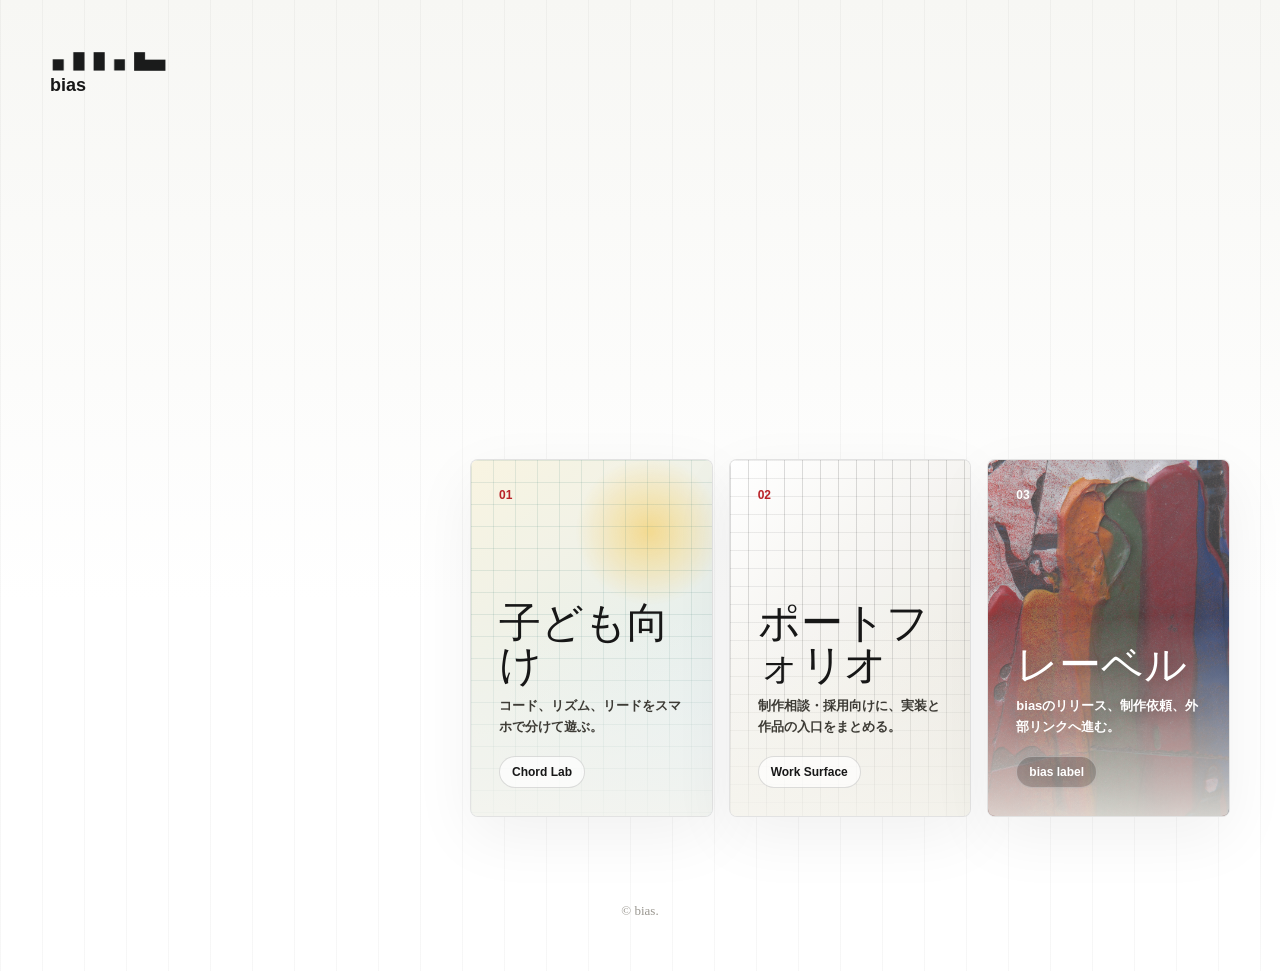
<file: index.html>
<!doctype html>
<html lang="ja">
  <head>
    <meta charset="utf-8">
    <meta name="viewport" content="width=device-width, initial-scale=1">
    <title>bias entrance</title>
    <meta name="description" content="biasの入口。子ども向け音楽ラボ、ポートフォリオ、レーベルへ進めます。">
    <meta property="og:title" content="bias entrance">
    <meta property="og:description" content="sound lab / portfolio / label">
    <meta property="og:type" content="website">
    <link rel="icon" href="assets/images/mark.png">
    <link rel="stylesheet" href="assets/styles.css?v=entrance-cards">
  </head>
  <body class="entrance-page">
    <main class="entrance-shell" id="top">
      <header class="entrance-header">
        <a class="brand entrance-brand" href="index.html" aria-label="bias entrance">
          <img src="assets/images/logo-bias.png" alt="">
          <span class="brand-word">bias</span>
        </a>
      </header>

      <section class="entrance-hero">
        <nav class="entrance-grid" aria-label="bias entrances">
          <a class="entrance-card entrance-card-kids" href="chord-classroom.html">
            <span>01</span>
            <strong>子ども向け</strong>
            <small>コード、リズム、リードをスマホで分けて遊ぶ。</small>
            <em>Chord Lab</em>
          </a>
          <a class="entrance-card entrance-card-portfolio" href="portfolio.html">
            <span>02</span>
            <strong>ポートフォリオ</strong>
            <small>制作相談・採用向けに、実装と作品の入口をまとめる。</small>
            <em>Work Surface</em>
          </a>
          <a class="entrance-card entrance-card-label" href="label.html">
            <span>03</span>
            <strong>レーベル</strong>
            <small>biasのリリース、制作依頼、外部リンクへ進む。</small>
            <em>bias label</em>
          </a>
        </nav>
      </section>
    </main>

    <footer class="footer entrance-footer">
      <a href="label.html">© bias.</a>
    </footer>
  </body>
</html>
</file>
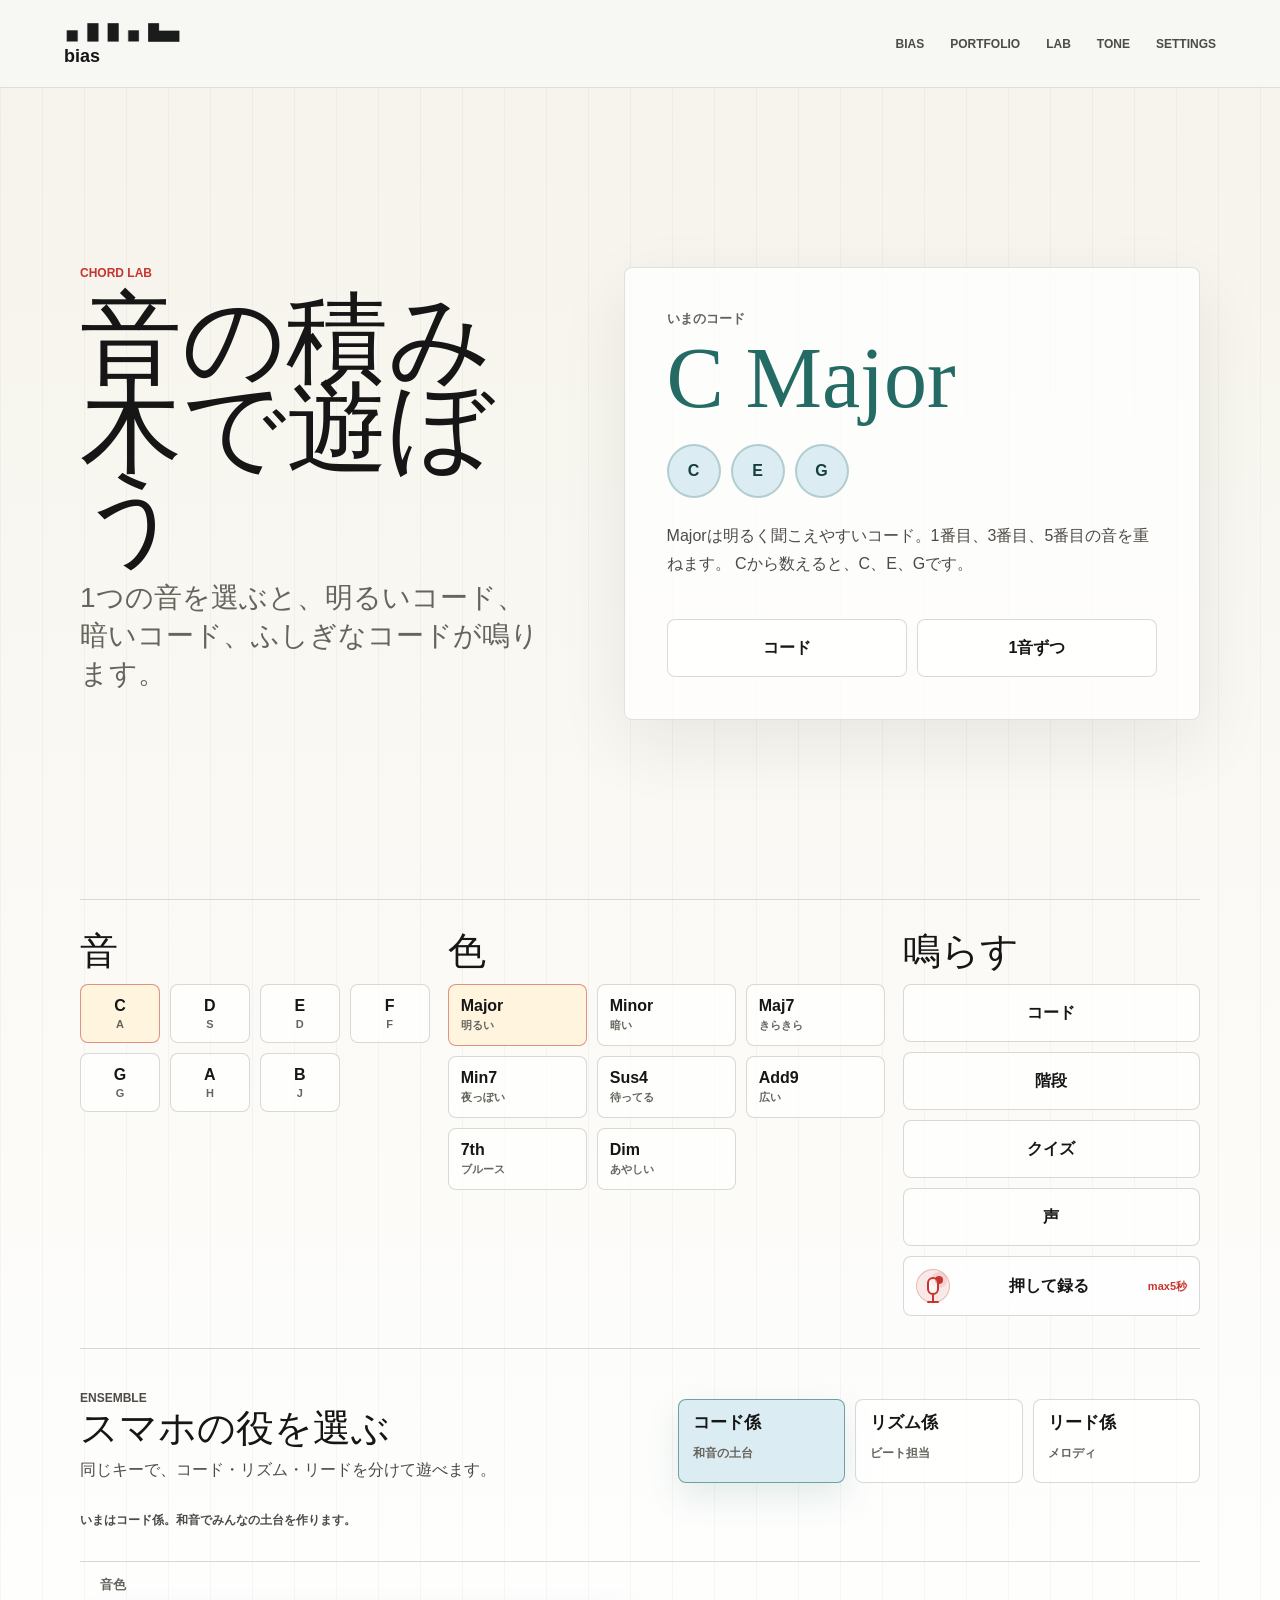
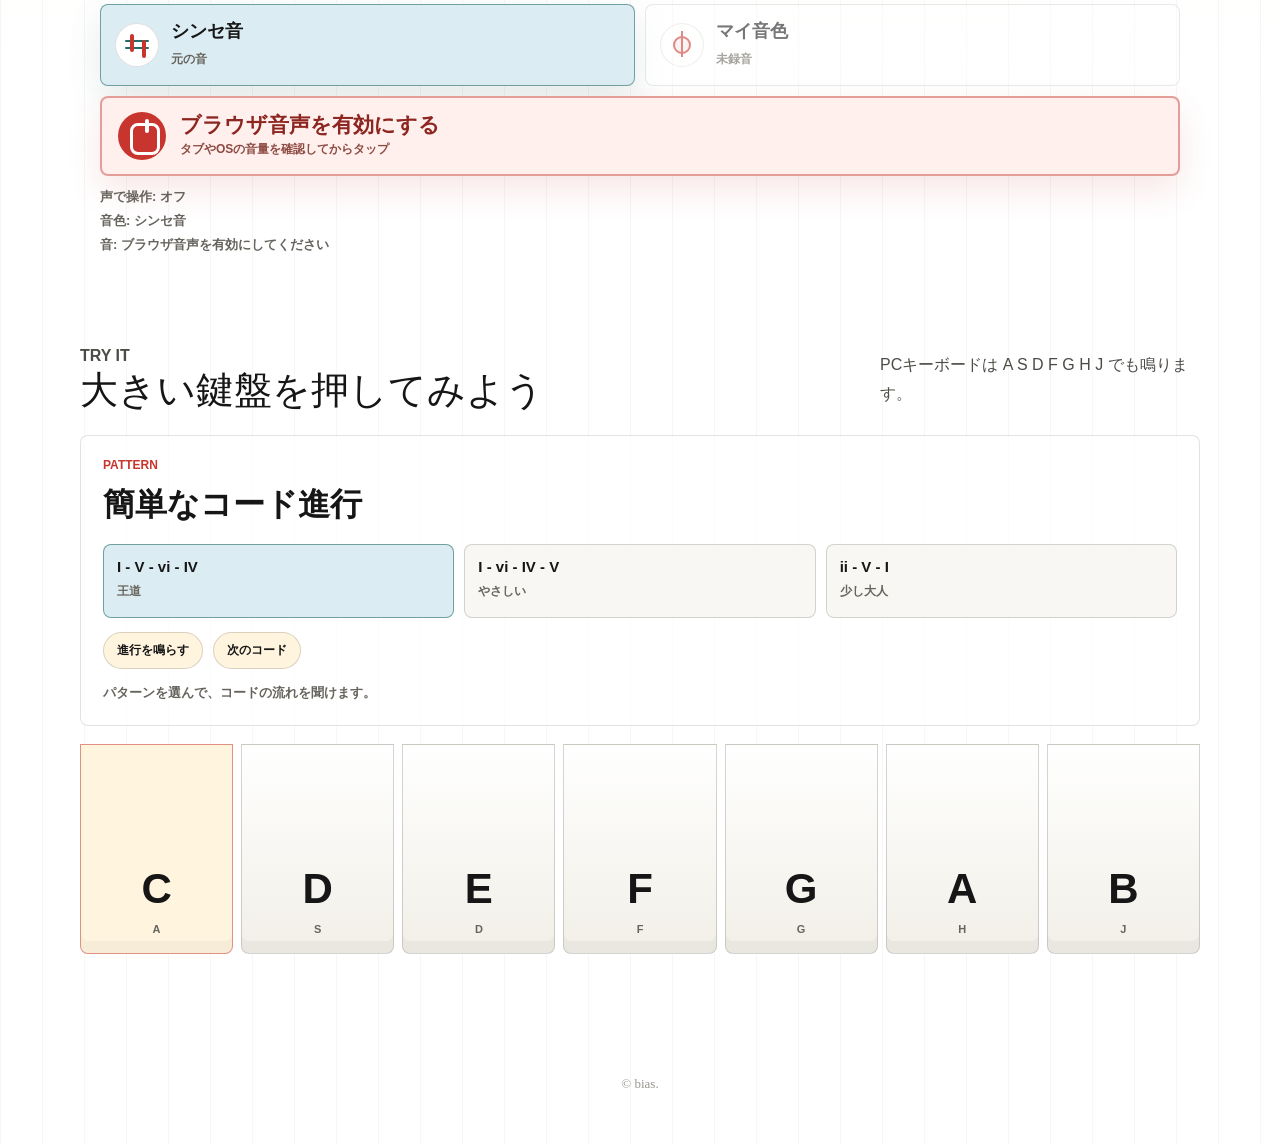
<file: chord-classroom.html>
<!doctype html>
<html lang="ja">
  <head>
    <meta charset="utf-8">
    <meta name="viewport" content="width=device-width, initial-scale=1">
    <title>Chord Lab | bias</title>
    <meta name="description" content="子どもと一緒にコードを聞いて学べる、biasの小さな音楽ラボ。">
    <link rel="icon" href="assets/images/mark.png">
    <link rel="stylesheet" href="assets/styles.css?v=lead-instruments">
  </head>
  <body class="chord-page">
    <header class="site-header">
      <a class="brand" href="index.html" aria-label="bias entrance">
        <img src="assets/images/logo-bias.png" alt="">
        <span class="brand-word">bias</span>
      </a>
      <nav class="nav" aria-label="Main navigation">
        <a href="label.html">BIAS</a>
        <a href="portfolio.html">PORTFOLIO</a>
        <a href="chord-classroom.html">LAB</a>
        <a href="tone-classroom.html">TONE</a>
        <a href="chord-settings.html">SETTINGS</a>
      </nav>
    </header>

    <main class="chord-app" id="top">
      <section class="chord-stage">
        <div class="ghost-layer" id="ghostLayer" aria-hidden="true"></div>
        <div class="chord-intro">
          <p class="eyebrow">Chord Lab</p>
          <h1>音の積み木で遊ぼう</h1>
          <p class="lead">1つの音を選ぶと、明るいコード、暗いコード、ふしぎなコードが鳴ります。</p>
        </div>

        <div class="lesson-panel" aria-live="polite">
          <div>
            <span class="panel-label">いまのコード</span>
            <strong id="chordName">C Major</strong>
          </div>
          <div class="note-row" id="noteRow"></div>
          <p id="lessonText">Majorは明るく聞こえやすいコード。C、E、Gの3つの音でできています。</p>
          <div class="lesson-actions">
            <button class="action-button" id="playChordTop" type="button">コード</button>
            <button class="action-button" id="playArpTop" type="button">1音ずつ</button>
          </div>
        </div>
      </section>

      <section class="control-band" aria-label="Chord controls">
        <div class="control-group">
          <h2>音</h2>
          <div class="root-grid" id="rootGrid"></div>
        </div>

        <div class="control-group">
          <h2>色</h2>
          <div class="type-grid" id="typeGrid"></div>
        </div>

        <div class="control-group">
          <h2>鳴らす</h2>
          <div class="transport">
            <button class="action-button" id="playChord" type="button">コード</button>
            <button class="action-button" id="playArp" type="button">階段</button>
            <button class="action-button" id="quizButton" type="button">クイズ</button>
            <button class="action-button voice-button" id="voiceButton" type="button">声</button>
            <button class="action-button sample-button record-button" id="recordSample" type="button" aria-label="押している間だけ録音して鍵盤の音にする。最大5秒">
              <span class="record-button-icon" aria-hidden="true">
                <span class="record-dot"></span>
                <span class="mic-shape"></span>
              </span>
              <span>押して録る</span>
              <small>max5秒</small>
            </button>
          </div>
        </div>
      </section>
      <section class="ensemble-panel" aria-label="Ensemble roles">
        <div>
          <p class="eyebrow">Ensemble</p>
          <h2>スマホの役を選ぶ</h2>
          <p>同じキーで、コード・リズム・リードを分けて遊べます。</p>
        </div>
        <div class="role-grid" id="roleGrid">
          <button class="is-active" type="button" data-role="chord" aria-pressed="true">
            <strong>コード係</strong>
            <small>和音の土台</small>
          </button>
          <button type="button" data-role="rhythm" aria-pressed="false">
            <strong>リズム係</strong>
            <small>ビート担当</small>
          </button>
          <button type="button" data-role="lead" aria-pressed="false">
            <strong>リード係</strong>
            <small>メロディ</small>
          </button>
        </div>
        <p class="part-status" id="partStatus" aria-live="polite">いまはコード係。和音でみんなの土台を作ります。</p>
      </section>
      <section class="sound-source-panel" aria-label="Sound source">
        <p>音色</p>
        <div class="sound-source-switch">
          <button class="sound-source-button is-active" id="synthSound" type="button" aria-pressed="true">
            <span class="sound-source-icon synth-icon" aria-hidden="true"></span>
            <strong>シンセ音</strong>
            <small>元の音</small>
          </button>
          <button class="sound-source-button" id="sampleSound" type="button" aria-pressed="false">
            <span class="sound-source-icon sample-icon" aria-hidden="true"></span>
            <strong>マイ音色</strong>
            <small>録った音</small>
          </button>
        </div>
        <button class="device-sound-check" id="deviceSoundButton" type="button" aria-pressed="false">
          <span class="device-sound-icon" aria-hidden="true"></span>
          <span>
            <strong id="deviceSoundLabel">ブラウザ音声を有効にする</strong>
            <small id="deviceSoundHint">音量を確認してからタップ</small>
          </span>
        </button>
      </section>
      <p class="voice-status" id="voiceStatus" aria-live="polite">声で操作: オフ</p>
      <p class="voice-status sample-status" id="sampleStatus" aria-live="polite">音色: シンセ音</p>
      <p class="voice-status audio-status" id="audioStatus" aria-live="polite">音: ブラウザ音声を有効にしてください</p>

      <section class="keyboard-section role-section" id="chordPart" aria-label="Piano keyboard">
        <div class="keyboard-heading">
          <div>
            <p class="eyebrow">Try It</p>
            <h2>大きい鍵盤を押してみよう</h2>
          </div>
          <p>PCキーボードは A S D F G H J でも鳴ります。</p>
        </div>
        <div class="part-tool-panel chord-pattern-panel">
          <div>
            <p class="eyebrow">Pattern</p>
            <h3>簡単なコード進行</h3>
          </div>
          <div class="pattern-grid" id="patternGrid"></div>
          <div class="part-tool-actions">
            <button class="mini-button" id="playPattern" type="button">進行を鳴らす</button>
            <button class="mini-button" id="nextPatternChord" type="button">次のコード</button>
          </div>
          <p class="part-tool-status" id="patternStatus">パターンを選んで、コードの流れを聞けます。</p>
        </div>
        <div class="piano" id="piano"></div>
      </section>

      <section class="part-panel role-section" id="rhythmPart" aria-label="Rhythm pads" hidden>
        <div class="keyboard-heading">
          <div>
            <p class="eyebrow">Rhythm Part</p>
            <h2>リズムを担当する</h2>
          </div>
          <p>4つのパッドで、みんなのテンポを作ります。</p>
        </div>
        <div class="part-tool-panel rhythm-sequencer">
          <div class="sequencer-head">
            <div>
              <p class="eyebrow">Sequencer</p>
              <h3>ステップをオンオフ</h3>
            </div>
            <button class="mini-button" id="sequenceToggle" type="button" aria-pressed="false">スタート</button>
          </div>
          <div class="sequence-grid" id="sequenceGrid" aria-label="Rhythm sequencer"></div>
          <label class="tone-slider-row sequence-tempo">
            <span>Tempo</span>
            <input id="sequenceTempo" type="range" min="70" max="140" value="96">
          </label>
        </div>
        <div class="pad-grid rhythm-grid" id="rhythmPads"></div>
      </section>

      <section class="part-panel role-section" id="leadPart" aria-label="Lead pads" hidden>
        <div class="keyboard-heading">
          <div>
            <p class="eyebrow">Lead Part</p>
            <h2>外しにくいメロディ</h2>
          </div>
          <p>今の音に合う音だけを並べています。</p>
        </div>
        <div class="part-tool-panel lead-player-panel">
          <div>
            <p class="eyebrow">Lead Sound</p>
            <h3>楽器を選ぶ</h3>
          </div>
          <div class="lead-instrument-grid" id="leadInstrumentGrid" aria-label="Lead instrument">
            <button class="is-active" type="button" data-lead-instrument="synth" aria-pressed="true">
              <strong>シンセ</strong>
              <small>太くて明るい</small>
            </button>
            <button type="button" data-lead-instrument="guitar" aria-pressed="false">
              <strong>ギター</strong>
              <small>短くはじく</small>
            </button>
            <button type="button" data-lead-instrument="flute" aria-pressed="false">
              <strong>フルート</strong>
              <small>丸くのびる</small>
            </button>
          </div>
          <label class="tone-slider-row lead-volume-row">
            <span>Volume <b id="leadVolumeValue">85%</b></span>
            <input id="leadVolume" type="range" min="0" max="100" value="85">
          </label>
        </div>
        <div class="pad-grid lead-grid" id="leadPads"></div>
      </section>

      <section class="quiz-panel" id="quizPanel" tabindex="-1" hidden>
        <p class="eyebrow">Listening Quiz</p>
        <h2>いま鳴ったコードはどっち？</h2>
        <div class="quiz-options" id="quizOptions"></div>
        <p id="quizResult"></p>
      </section>

      <section class="tone-quest" id="toneQuest" hidden>
        <div class="tone-quest-art" aria-hidden="true">
          <span class="tone-wave tone-wave-a"></span>
          <span class="tone-wave tone-wave-b"></span>
          <span class="tone-dot tone-dot-a"></span>
          <span class="tone-dot tone-dot-b"></span>
          <span class="tone-slider tone-slider-a"></span>
          <span class="tone-slider tone-slider-b"></span>
        </div>
        <div>
          <p class="eyebrow">Next Room</p>
          <h2>音色編をのぞく</h2>
          <p>音は高さだけじゃなく、形でも変わる。波、明るさ、ふくらみを触って、マイ音色の続きへ。</p>
          <div class="inline-actions">
            <a href="tone-classroom.html">bias Tone Lab</a>
          </div>
        </div>
      </section>
    </main>

    <footer class="footer">
      <a href="index.html">© bias.</a>
    </footer>

    <script>
      const roots = [
        { name: "C", midi: 60, key: "a" },
        { name: "D", midi: 62, key: "s" },
        { name: "E", midi: 64, key: "d" },
        { name: "F", midi: 65, key: "f" },
        { name: "G", midi: 67, key: "g" },
        { name: "A", midi: 69, key: "h" },
        { name: "B", midi: 71, key: "j" }
      ];

      const chordTypes = [
        {
          id: "major",
          name: "Major",
          label: "明るい",
          intervals: [0, 4, 7],
          lesson: "Majorは明るく聞こえやすいコード。1番目、3番目、5番目の音を重ねます。"
        },
        {
          id: "minor",
          name: "Minor",
          label: "暗い",
          intervals: [0, 3, 7],
          lesson: "Minorは少しさびしく聞こえるコード。真ん中の音がMajorより半音下がります。"
        },
        {
          id: "maj7",
          name: "Maj7",
          label: "きらきら",
          intervals: [0, 4, 7, 11],
          lesson: "Maj7はMajorに7番目の音を足したコード。やわらかく、少し大人っぽく響きます。"
        },
        {
          id: "min7",
          name: "Min7",
          label: "夜っぽい",
          intervals: [0, 3, 7, 10],
          lesson: "Min7はMinorに7番目の音を足したコード。R&Bやlofiでよく使われます。"
        },
        {
          id: "sus4",
          name: "Sus4",
          label: "待ってる",
          intervals: [0, 5, 7],
          lesson: "Sus4は3番目の音を4番目に変えたコード。次に進みたくなる感じがします。"
        },
        {
          id: "add9",
          name: "Add9",
          label: "広い",
          intervals: [0, 4, 7, 14],
          lesson: "Add9はMajorに高い2番目の音を足したコード。空間が広がるように響きます。"
        },
        {
          id: "7th",
          name: "7th",
          label: "ブルース",
          intervals: [0, 4, 7, 10],
          lesson: "7thはMajorに低めの7番目を足したコード。少しざらっとして、次へ進む力があります。"
        },
        {
          id: "dim",
          name: "Dim",
          label: "あやしい",
          intervals: [0, 3, 6],
          lesson: "Dimは音の間隔がせまく、少し不安に聞こえるコード。短く使うと強いアクセントになります。"
        }
      ];

      const noteNames = ["C", "C#", "D", "D#", "E", "F", "F#", "G", "G#", "A", "A#", "B"];
      let selectedRoot = roots[0];
      let selectedType = chordTypes[0];
      let audioContext;
      let quizAnswer = null;
      let outputChain = null;

      const rootGrid = document.querySelector("#rootGrid");
      const typeGrid = document.querySelector("#typeGrid");
      const piano = document.querySelector("#piano");
      const noteRow = document.querySelector("#noteRow");
      const chordName = document.querySelector("#chordName");
      const lessonText = document.querySelector("#lessonText");
      const quizPanel = document.querySelector("#quizPanel");
      const quizOptions = document.querySelector("#quizOptions");
      const quizResult = document.querySelector("#quizResult");
      const toneQuest = document.querySelector("#toneQuest");
      const voiceButton = document.querySelector("#voiceButton");
      const voiceStatus = document.querySelector("#voiceStatus");
      const recordSampleButton = document.querySelector("#recordSample");
      const synthSoundButton = document.querySelector("#synthSound");
      const sampleSoundButton = document.querySelector("#sampleSound");
      const sampleStatus = document.querySelector("#sampleStatus");
      const soundSourcePanel = document.querySelector(".sound-source-panel");
      const deviceSoundButton = document.querySelector("#deviceSoundButton");
      const deviceSoundLabel = document.querySelector("#deviceSoundLabel");
      const deviceSoundHint = document.querySelector("#deviceSoundHint");
      const audioStatus = document.querySelector("#audioStatus");
      const roleGrid = document.querySelector("#roleGrid");
      const partStatus = document.querySelector("#partStatus");
      const chordPart = document.querySelector("#chordPart");
      const rhythmPart = document.querySelector("#rhythmPart");
      const leadPart = document.querySelector("#leadPart");
      const rhythmPads = document.querySelector("#rhythmPads");
      const leadPads = document.querySelector("#leadPads");
      const patternGrid = document.querySelector("#patternGrid");
      const playPatternButton = document.querySelector("#playPattern");
      const nextPatternChordButton = document.querySelector("#nextPatternChord");
      const patternStatus = document.querySelector("#patternStatus");
      const sequenceGrid = document.querySelector("#sequenceGrid");
      const sequenceToggle = document.querySelector("#sequenceToggle");
      const sequenceTempo = document.querySelector("#sequenceTempo");
      const leadInstrumentGrid = document.querySelector("#leadInstrumentGrid");
      const leadVolume = document.querySelector("#leadVolume");
      const leadVolumeValue = document.querySelector("#leadVolumeValue");
      const SpeechRecognition = window.SpeechRecognition || window.webkitSpeechRecognition;
      const soundReadyStorageKey = "bias-chord-lab-sound-ready";
      const roleStorageKey = "bias-chord-lab-role";
      const leadInstrumentStorageKey = "bias-chord-lab-lead-instrument";
      const leadVolumeStorageKey = "bias-chord-lab-lead-volume";
      const roles = {
        chord: "いまはコード係。和音でみんなの土台を作ります。",
        rhythm: "いまはリズム係。4つのパッドでビートを作ります。",
        lead: "いまはリード係。外しにくい音だけでメロディを弾けます。"
      };
      const rhythmPadData = [
        { id: "kick", label: "Kick", hint: "足" },
        { id: "snare", label: "Snare", hint: "手" },
        { id: "hat", label: "Hat", hint: "細かく" },
        { id: "clap", label: "Clap", hint: "合いの手" }
      ];
      const leadInstruments = {
        synth: {
          label: "シンセ",
          oscillator: "square",
          duration: 0.58,
          gain: 0.18,
          attack: 0.012,
          filterFrequency: 5200,
          filterQ: 1.4
        },
        guitar: {
          label: "ギター",
          oscillator: "sawtooth",
          duration: 0.42,
          gain: 0.2,
          attack: 0.006,
          decay: true,
          filterFrequency: 2600,
          filterQ: 1.1
        },
        flute: {
          label: "フルート",
          oscillator: "sine",
          duration: 0.78,
          gain: 0.23,
          attack: 0.04,
          filterFrequency: 6400,
          filterQ: 0.7
        }
      };
      const chordPatterns = [
        {
          id: "pop",
          name: "I - V - vi - IV",
          label: "王道",
          steps: [
            { offset: 0, type: "major" },
            { offset: 7, type: "major" },
            { offset: 9, type: "minor" },
            { offset: 5, type: "major" }
          ]
        },
        {
          id: "gentle",
          name: "I - vi - IV - V",
          label: "やさしい",
          steps: [
            { offset: 0, type: "major" },
            { offset: 9, type: "minor" },
            { offset: 5, type: "major" },
            { offset: 7, type: "major" }
          ]
        },
        {
          id: "neo",
          name: "ii - V - I",
          label: "少し大人",
          steps: [
            { offset: 2, type: "min7" },
            { offset: 7, type: "major" },
            { offset: 0, type: "maj7" }
          ]
        }
      ];
      const leadScale = [0, 2, 4, 7, 9, 12];
      const sequenceLength = 8;
      let recognition = null;
      let voiceEnabled = false;
      let sampleBuffer = null;
      let soundSource = "synth";
      let deviceSoundReady = false;
      let activeRole = "chord";
      let selectedLeadInstrument = leadInstruments.synth;
      let selectedPattern = chordPatterns[0];
      let patternBaseRoot = roots[0];
      let patternStep = 0;
      let sequenceStep = 0;
      let sequenceTimer = null;
      let sequenceRunning = false;
      const rhythmSequence = {
        kick: [true, false, false, false, true, false, false, false],
        snare: [false, false, true, false, false, false, true, false],
        hat: [true, true, true, true, true, true, true, true],
        clap: [false, false, false, false, false, false, true, false]
      };
      let sampleRecorder = null;
      let isRecordingSample = false;
      let sampleStream = null;
      let sampleChunks = [];
      let sampleStopTimer = null;
      let pendingSampleStop = false;
      const toneQuestDelay = 120000;

      function getAudioContext() {
        audioContext ||= new (window.AudioContext || window.webkitAudioContext)();
        if (audioContext.state === "suspended") {
          audioContext.resume();
        }
        return audioContext;
      }

      function getOutputChain(context) {
        if (outputChain) return outputChain;

        const input = context.createGain();
        const compressor = context.createDynamicsCompressor();
        const limiter = context.createDynamicsCompressor();

        input.gain.value = 0.92;
        compressor.threshold.value = -18;
        compressor.knee.value = 18;
        compressor.ratio.value = 3.5;
        compressor.attack.value = 0.012;
        compressor.release.value = 0.18;

        limiter.threshold.value = -0.8;
        limiter.knee.value = 0;
        limiter.ratio.value = 20;
        limiter.attack.value = 0.002;
        limiter.release.value = 0.08;

        input.connect(compressor);
        compressor.connect(limiter);
        limiter.connect(context.destination);
        outputChain = { input, compressor, limiter };
        return outputChain;
      }

      function normalizeSampleBuffer(buffer) {
        let peak = 0;
        for (let channel = 0; channel < buffer.numberOfChannels; channel += 1) {
          const data = buffer.getChannelData(channel);
          for (let index = 0; index < data.length; index += 1) {
            peak = Math.max(peak, Math.abs(data[index]));
          }
        }

        if (peak < 0.001) return buffer;

        const context = getAudioContext();
        const normalized = context.createBuffer(buffer.numberOfChannels, buffer.length, buffer.sampleRate);
        const targetPeak = 0.94;
        const scale = Math.min(targetPeak / peak, 4);

        for (let channel = 0; channel < buffer.numberOfChannels; channel += 1) {
          const source = buffer.getChannelData(channel);
          const target = normalized.getChannelData(channel);
          for (let index = 0; index < source.length; index += 1) {
            target[index] = Math.max(-targetPeak, Math.min(targetPeak, source[index] * scale));
          }
        }

        return normalized;
      }

      function midiToFrequency(midi) {
        return 440 * Math.pow(2, (midi - 69) / 12);
      }

      function noteName(midi) {
        return noteNames[midi % 12];
      }

      function currentNotes() {
        return selectedType.intervals.map((interval) => selectedRoot.midi + interval);
      }

      function notesFor(rootMidi, type) {
        return type.intervals.map((interval) => rootMidi + interval);
      }

      function leadNotes() {
        return leadScale.map((interval) => selectedRoot.midi + interval);
      }

      function isAppleMobileDevice() {
        const platform = navigator.platform || "";
        const userAgent = navigator.userAgent || "";
        return /iPhone|iPad|iPod/.test(userAgent) || (platform === "MacIntel" && navigator.maxTouchPoints > 1);
      }

      function updateDeviceSoundControls() {
        const isMobileApple = isAppleMobileDevice();
        const pendingLabel = isMobileApple ? "iPhone消音スイッチ確認" : "ブラウザ音声を有効にする";
        const pendingHint = isMobileApple
          ? "本体左側のスイッチを解除してからタップ"
          : "タブやOSの音量を確認してからタップ";
        const readyStatus = isMobileApple ? "音: 本体スイッチ確認済み" : "音: ブラウザ音声を確認済み";
        const readyHint = isMobileApple ? "音が小さい時は本体音量も確認" : "音が小さい時はタブやOS音量も確認";
        const pendingStatus = isMobileApple
          ? "音: 本体の消音スイッチを確認してください"
          : "音: ブラウザ音声を有効にしてください";
        deviceSoundButton.classList.toggle("is-ready", deviceSoundReady);
        deviceSoundButton.setAttribute("aria-pressed", String(deviceSoundReady));
        deviceSoundLabel.textContent = deviceSoundReady ? "サウンド準備OK" : pendingLabel;
        deviceSoundHint.textContent = deviceSoundReady ? readyHint : pendingHint;
        audioStatus.textContent = deviceSoundReady ? readyStatus : pendingStatus;
      }

      function setDeviceSoundReady(nextReady) {
        deviceSoundReady = nextReady;
        updateDeviceSoundControls();
        try {
          localStorage.setItem(soundReadyStorageKey, deviceSoundReady ? "1" : "0");
        } catch (error) {
          // 保存できない環境でも、確認フローはその場で使えるようにする。
        }
      }

      function loadDeviceSoundPreference() {
        try {
          deviceSoundReady = localStorage.getItem(soundReadyStorageKey) === "1";
        } catch (error) {
          deviceSoundReady = false;
        }
        updateDeviceSoundControls();
      }

      function requestDeviceSoundCheck() {
        if (deviceSoundReady) return false;
        if (!isAppleMobileDevice()) {
          setDeviceSoundReady(true);
          return false;
        }
        audioStatus.textContent = isAppleMobileDevice()
          ? "音: 先にiPhone本体の消音スイッチを確認してください"
          : "音: 先にブラウザ音声を有効にしてください";
        deviceSoundButton.classList.add("needs-check");
        soundSourcePanel.scrollIntoView({ behavior: "smooth", block: "center" });
        window.setTimeout(() => deviceSoundButton.classList.remove("needs-check"), 1200);
        return true;
      }

      function playTone(midi, start, duration, options = {}) {
        const context = getAudioContext();
        const gain = context.createGain();
        const filter = options.filterFrequency ? context.createBiquadFilter() : null;
        const peakGain = Math.max(options.gainValue ?? 0.14, 0.0001);
        const attack = options.attack || 0.025;
        gain.gain.setValueAtTime(0.0001, start);
        gain.gain.exponentialRampToValueAtTime(peakGain, start + attack);
        if (options.decay) {
          gain.gain.exponentialRampToValueAtTime(peakGain * 0.42, start + Math.min(duration * 0.46, 0.22));
        }
        gain.gain.exponentialRampToValueAtTime(0.0001, start + duration);
        if (filter) {
          filter.type = "lowpass";
          filter.frequency.setValueAtTime(options.filterFrequency, start);
          filter.Q.setValueAtTime(options.filterQ || 1, start);
          filter.connect(gain);
        }
        gain.connect(getOutputChain(context).input);
        const destination = filter || gain;

        if (options.useSample !== false && soundSource === "sample" && sampleBuffer) {
          const source = context.createBufferSource();
          source.buffer = sampleBuffer;
          source.playbackRate.setValueAtTime(Math.pow(2, (midi - 60) / 12), start);
          source.connect(destination);
          source.start(start);
          source.stop(start + duration + 0.04);
          return;
        }

        const oscillator = context.createOscillator();
        oscillator.type = options.oscillatorType || "triangle";
        oscillator.frequency.setValueAtTime(midiToFrequency(midi), start);
        oscillator.connect(destination);
        oscillator.start(start);
        oscillator.stop(start + duration + 0.04);
      }

      function makeNoiseBuffer(context, seconds) {
        const length = Math.max(1, Math.floor(context.sampleRate * seconds));
        const buffer = context.createBuffer(1, length, context.sampleRate);
        const data = buffer.getChannelData(0);
        for (let index = 0; index < length; index += 1) {
          data[index] = Math.random() * 2 - 1;
        }
        return buffer;
      }

      function playNoiseDrum(start, duration, filterType, frequency, gainValue) {
        const context = getAudioContext();
        const source = context.createBufferSource();
        const filter = context.createBiquadFilter();
        const gain = context.createGain();
        source.buffer = makeNoiseBuffer(context, duration);
        filter.type = filterType;
        filter.frequency.value = frequency;
        gain.gain.setValueAtTime(gainValue, start);
        gain.gain.exponentialRampToValueAtTime(0.0001, start + duration);
        source.connect(filter);
        filter.connect(gain);
        gain.connect(getOutputChain(context).input);
        source.start(start);
        source.stop(start + duration);
      }

      function playKick(start) {
        const context = getAudioContext();
        const oscillator = context.createOscillator();
        const gain = context.createGain();
        oscillator.type = "sine";
        oscillator.frequency.setValueAtTime(132, start);
        oscillator.frequency.exponentialRampToValueAtTime(46, start + 0.22);
        gain.gain.setValueAtTime(0.7, start);
        gain.gain.exponentialRampToValueAtTime(0.0001, start + 0.26);
        oscillator.connect(gain);
        gain.connect(getOutputChain(context).input);
        oscillator.start(start);
        oscillator.stop(start + 0.28);
      }

      function spawnPadFlash(id) {
        const button = document.querySelector(`[data-rhythm="${id}"]`);
        if (!button) return;
        button.classList.add("is-hit");
        window.setTimeout(() => button.classList.remove("is-hit"), 170);
      }

      function playRhythmPad(id) {
        if (requestDeviceSoundCheck()) return;
        const context = getAudioContext();
        const start = context.currentTime + 0.01;
        if (id === "kick") {
          playKick(start);
        } else if (id === "snare") {
          playNoiseDrum(start, 0.18, "bandpass", 1600, 0.32);
        } else if (id === "hat") {
          playNoiseDrum(start, 0.08, "highpass", 6200, 0.17);
        } else if (id === "clap") {
          playNoiseDrum(start, 0.11, "bandpass", 2200, 0.22);
          playNoiseDrum(start + 0.045, 0.12, "bandpass", 2100, 0.18);
        }
        spawnPadFlash(id);
      }

      function playLeadPad(midi) {
        if (requestDeviceSoundCheck()) return;
        const context = getAudioContext();
        const instrument = selectedLeadInstrument;
        const volume = Number(leadVolume.value) / 100;
        playTone(midi, context.currentTime + 0.01, instrument.duration, {
          useSample: false,
          oscillatorType: instrument.oscillator,
          gainValue: instrument.gain * volume,
          attack: instrument.attack,
          decay: instrument.decay,
          filterFrequency: instrument.filterFrequency,
          filterQ: instrument.filterQ
        });
        spawnGhosts([midi], "lead");
      }

      function playChord(notes = currentNotes(), duration = 1.1) {
        if (requestDeviceSoundCheck()) return;
        const context = getAudioContext();
        const start = context.currentTime + 0.02;
        notes.forEach((midi) => playTone(midi, start, duration));
        spawnGhosts(notes, "chord");
      }

      function playArp() {
        if (requestDeviceSoundCheck()) return;
        const context = getAudioContext();
        const start = context.currentTime + 0.02;
        currentNotes().forEach((midi, index) => playTone(midi, start + index * 0.18, 0.72));
        currentNotes().forEach((midi, index) => {
          window.setTimeout(() => spawnGhosts([midi], "arp"), index * 180);
        });
      }

      function rootFromMidi(midi) {
        const pitch = ((midi % 12) + 12) % 12;
        return roots.find((root) => root.midi % 12 === pitch) || selectedRoot;
      }

      function applyPatternStep(step) {
        const rootMidi = patternBaseRoot.midi + step.offset;
        const nextRoot = rootFromMidi(rootMidi);
        const nextType = chordTypes.find((type) => type.id === step.type) || selectedType;
        selectedRoot = nextRoot;
        selectedType = nextType;
        render();
        const notes = notesFor(rootMidi, nextType);
        playChord(notes, 0.92);
        patternStatus.textContent = `${selectedPattern.name}: ${nextRoot.name} ${nextType.name}`;
      }

      function playPattern() {
        if (requestDeviceSoundCheck()) return;
        const context = getAudioContext();
        const start = context.currentTime + 0.03;
        patternBaseRoot = selectedRoot;
        selectedPattern.steps.forEach((step, index) => {
          const rootMidi = patternBaseRoot.midi + step.offset;
          const type = chordTypes.find((item) => item.id === step.type) || selectedType;
          notesFor(rootMidi, type).forEach((midi) => playTone(midi, start + index * 0.72, 0.62));
          window.setTimeout(() => spawnGhosts(notesFor(rootMidi, type), "chord"), index * 720);
        });
        patternStep = 0;
        patternStatus.textContent = `${selectedPattern.name} を鳴らしています。`;
      }

      function playNextPatternChord() {
        if (requestDeviceSoundCheck()) return;
        const step = selectedPattern.steps[patternStep % selectedPattern.steps.length];
        applyPatternStep(step);
        patternStep += 1;
      }

      function spawnGhosts(notes, mode) {
        const layer = document.querySelector("#ghostLayer");
        notes.forEach((midi, index) => {
          const ghost = document.createElement("span");
          ghost.className = `ghost-note ghost-note-${index % 4}`;
          ghost.textContent = noteName(midi);
          ghost.style.setProperty("--ghost-left", `${18 + Math.random() * 66}%`);
          ghost.style.setProperty("--ghost-delay", `${mode === "arp" ? 0 : index * 70}ms`);
          ghost.style.setProperty("--ghost-drift", `${Math.random() > 0.5 ? 1 : -1}`);
          layer.appendChild(ghost);
          window.setTimeout(() => ghost.remove(), 2100);
        });
      }

      function setRoot(root) {
        selectedRoot = root;
        patternBaseRoot = root;
        patternStep = 0;
        render();
        playChord();
      }

      function setType(type) {
        selectedType = type;
        render();
        playChord();
      }

      function render() {
        chordName.textContent = `${selectedRoot.name} ${selectedType.name}`;
        noteRow.innerHTML = currentNotes()
          .map((midi) => `<span>${noteName(midi)}</span>`)
          .join("");
        lessonText.textContent = `${selectedType.lesson} ${selectedRoot.name}から数えると、${currentNotes().map(noteName).join("、")}です。`;

        document.querySelectorAll("[data-root]").forEach((button) => {
          button.classList.toggle("is-active", button.dataset.root === selectedRoot.name);
        });
        document.querySelectorAll("[data-type]").forEach((button) => {
          button.classList.toggle("is-active", button.dataset.type === selectedType.id);
        });
        document.querySelectorAll("[data-key]").forEach((button) => {
          button.classList.toggle("is-active", button.dataset.key === selectedRoot.name);
        });
        leadPads.innerHTML = leadNotes().map((midi, index) => (
          `<button type="button" data-lead="${midi}"><strong>${noteName(midi)}</strong><small>${index + 1}</small></button>`
        )).join("");
        updateSoundSourceButtons();
      }

      function renderPatterns() {
        patternGrid.innerHTML = chordPatterns.map((pattern) => (
          `<button type="button" data-pattern="${pattern.id}"><strong>${pattern.name}</strong><small>${pattern.label}</small></button>`
        )).join("");
        patternGrid.querySelectorAll("[data-pattern]").forEach((button) => {
          button.classList.toggle("is-active", button.dataset.pattern === selectedPattern.id);
        });
      }

      function renderSequence() {
        sequenceGrid.innerHTML = rhythmPadData.map((pad) => (
          `<div class="sequence-row">
            <strong>${pad.label}</strong>
            ${Array.from({ length: sequenceLength }, (_, index) => (
              `<button type="button" data-sequence-pad="${pad.id}" data-sequence-step="${index}" aria-pressed="${rhythmSequence[pad.id][index]}">${index + 1}</button>`
            )).join("")}
          </div>`
        )).join("");
        updateSequenceLights();
      }

      function updateSequenceLights() {
        document.querySelectorAll("[data-sequence-pad]").forEach((button) => {
          const pad = button.dataset.sequencePad;
          const step = Number(button.dataset.sequenceStep);
          button.classList.toggle("is-on", Boolean(rhythmSequence[pad]?.[step]));
          button.classList.toggle("is-current", sequenceRunning && step === sequenceStep);
          button.setAttribute("aria-pressed", String(Boolean(rhythmSequence[pad]?.[step])));
        });
      }

      function updateLeadPlayerControls() {
        const instrumentId = Object.entries(leadInstruments).find(([, instrument]) => instrument === selectedLeadInstrument)?.[0] || "synth";
        leadInstrumentGrid.querySelectorAll("[data-lead-instrument]").forEach((button) => {
          const isActive = button.dataset.leadInstrument === instrumentId;
          button.classList.toggle("is-active", isActive);
          button.setAttribute("aria-pressed", String(isActive));
        });
        leadVolumeValue.textContent = `${leadVolume.value}%`;
      }

      function setLeadInstrument(instrumentId, shouldPreview = false) {
        selectedLeadInstrument = leadInstruments[instrumentId] || leadInstruments.synth;
        updateLeadPlayerControls();
        try {
          localStorage.setItem(leadInstrumentStorageKey, instrumentId);
        } catch (error) {
          // 保存できない環境でも、選んだ楽器はその場で使えるようにする。
        }
        if (shouldPreview) playLeadPad(selectedRoot.midi + 12);
      }

      function loadLeadPlayerPreference() {
        try {
          const savedInstrument = localStorage.getItem(leadInstrumentStorageKey) || "synth";
          const savedVolume = localStorage.getItem(leadVolumeStorageKey);
          if (savedVolume !== null) leadVolume.value = String(Math.min(100, Math.max(0, Number(savedVolume) || 0)));
          setLeadInstrument(savedInstrument);
        } catch (error) {
          setLeadInstrument("synth");
        }
        updateLeadPlayerControls();
      }

      function runSequenceStep() {
        rhythmPadData.forEach((pad) => {
          if (rhythmSequence[pad.id][sequenceStep]) playRhythmPad(pad.id);
        });
        updateSequenceLights();
        sequenceStep = (sequenceStep + 1) % sequenceLength;
      }

      function stopSequence() {
        window.clearInterval(sequenceTimer);
        sequenceTimer = null;
        sequenceRunning = false;
        sequenceToggle.textContent = "スタート";
        sequenceToggle.setAttribute("aria-pressed", "false");
        updateSequenceLights();
      }

      function startSequence() {
        if (requestDeviceSoundCheck()) return;
        stopSequence();
        sequenceRunning = true;
        sequenceToggle.textContent = "ストップ";
        sequenceToggle.setAttribute("aria-pressed", "true");
        runSequenceStep();
        const stepMs = 60000 / Number(sequenceTempo.value) / 2;
        sequenceTimer = window.setInterval(runSequenceStep, stepMs);
      }

      function toggleSequence() {
        if (sequenceRunning) {
          stopSequence();
          return;
        }
        startSequence();
      }

      function setRole(role) {
        activeRole = roles[role] ? role : "chord";
        if (activeRole !== "rhythm") stopSequence();
        chordPart.hidden = activeRole !== "chord";
        rhythmPart.hidden = activeRole !== "rhythm";
        leadPart.hidden = activeRole !== "lead";
        partStatus.textContent = roles[activeRole];
        document.querySelectorAll("[data-role]").forEach((button) => {
          const isActive = button.dataset.role === activeRole;
          button.classList.toggle("is-active", isActive);
          button.setAttribute("aria-pressed", String(isActive));
        });
        try {
          localStorage.setItem(roleStorageKey, activeRole);
        } catch (error) {
          // 端末保存が使えない環境でも、役割切替はその場で使えるようにする。
        }
      }

      function loadRolePreference() {
        try {
          activeRole = localStorage.getItem(roleStorageKey) || "chord";
        } catch (error) {
          activeRole = "chord";
        }
        setRole(activeRole);
      }

      function updateSoundSourceButtons() {
        const sampleReady = Boolean(sampleBuffer);
        synthSoundButton.classList.toggle("is-active", soundSource === "synth");
        sampleSoundButton.classList.toggle("is-active", soundSource === "sample");
        synthSoundButton.setAttribute("aria-pressed", String(soundSource === "synth"));
        sampleSoundButton.setAttribute("aria-pressed", String(soundSource === "sample"));
        sampleSoundButton.classList.toggle("is-disabled", !sampleReady);
        sampleSoundButton.querySelector("small").textContent = sampleReady ? "録った音" : "未録音";
      }

      function setSoundSource(nextSource) {
        if (nextSource === "sample" && !sampleBuffer) {
          soundSource = "synth";
          sampleStatus.textContent = "音色: 先に録音してね";
          updateSoundSourceButtons();
          return;
        }

        soundSource = nextSource;
        sampleStatus.textContent = soundSource === "sample" ? "音色: マイ音色" : "音色: シンセ音";
        updateSoundSourceButtons();
        playChord();
      }

      function buildControls() {
        rootGrid.innerHTML = roots.map((root) => (
          `<button type="button" data-root="${root.name}" aria-label="${root.name}を選ぶ">${root.name}<small>${root.key.toUpperCase()}</small></button>`
        )).join("");

        typeGrid.innerHTML = chordTypes.map((type) => (
          `<button type="button" data-type="${type.id}"><span>${type.name}</span><small>${type.label}</small></button>`
        )).join("");

        piano.innerHTML = roots.map((root) => (
          `<button class="piano-key" type="button" data-key="${root.name}"><span>${root.name}</span><small>${root.key.toUpperCase()}</small></button>`
        )).join("");

        rhythmPads.innerHTML = rhythmPadData.map((pad) => (
          `<button type="button" data-rhythm="${pad.id}"><strong>${pad.label}</strong><small>${pad.hint}</small></button>`
        )).join("");
        renderPatterns();
        renderSequence();

        rootGrid.addEventListener("click", (event) => {
          const button = event.target.closest("[data-root]");
          if (!button) return;
          setRoot(roots.find((root) => root.name === button.dataset.root));
        });

        typeGrid.addEventListener("click", (event) => {
          const button = event.target.closest("[data-type]");
          if (!button) return;
          setType(chordTypes.find((type) => type.id === button.dataset.type));
        });

        piano.addEventListener("click", (event) => {
          const button = event.target.closest("[data-key]");
          if (!button) return;
          setRoot(roots.find((root) => root.name === button.dataset.key));
        });

        rhythmPads.addEventListener("click", (event) => {
          const button = event.target.closest("[data-rhythm]");
          if (!button) return;
          playRhythmPad(button.dataset.rhythm);
        });

        patternGrid.addEventListener("click", (event) => {
          const button = event.target.closest("[data-pattern]");
          if (!button) return;
          selectedPattern = chordPatterns.find((pattern) => pattern.id === button.dataset.pattern) || selectedPattern;
          patternStep = 0;
          renderPatterns();
          patternStatus.textContent = `${selectedPattern.name}: ${selectedPattern.label}`;
        });

        playPatternButton.addEventListener("click", playPattern);
        nextPatternChordButton.addEventListener("click", playNextPatternChord);

        sequenceGrid.addEventListener("click", (event) => {
          const button = event.target.closest("[data-sequence-pad]");
          if (!button) return;
          const pad = button.dataset.sequencePad;
          const step = Number(button.dataset.sequenceStep);
          rhythmSequence[pad][step] = !rhythmSequence[pad][step];
          updateSequenceLights();
        });

        sequenceToggle.addEventListener("click", toggleSequence);
        sequenceTempo.addEventListener("input", () => {
          if (sequenceRunning) startSequence();
        });

        leadPads.addEventListener("click", (event) => {
          const button = event.target.closest("[data-lead]");
          if (!button) return;
          playLeadPad(Number(button.dataset.lead));
        });

        leadInstrumentGrid.addEventListener("click", (event) => {
          const button = event.target.closest("[data-lead-instrument]");
          if (!button) return;
          setLeadInstrument(button.dataset.leadInstrument, true);
        });

        leadVolume.addEventListener("input", () => {
          updateLeadPlayerControls();
          try {
            localStorage.setItem(leadVolumeStorageKey, leadVolume.value);
          } catch (error) {
            // 音量保存が使えない場合もスライダー自体はその場で効く。
          }
        });

        roleGrid.addEventListener("click", (event) => {
          const button = event.target.closest("[data-role]");
          if (!button) return;
          setRole(button.dataset.role);
          document.querySelector(`#${button.dataset.role}Part`)?.scrollIntoView({ behavior: "smooth", block: "start" });
        });
      }

      function startQuiz() {
        const choices = ["major", "minor"];
        const root = roots[Math.floor(Math.random() * roots.length)];
        const type = chordTypes.find((item) => item.id === choices[Math.floor(Math.random() * choices.length)]);
        selectedRoot = root;
        selectedType = type;
        quizAnswer = type.id;
        quizResult.textContent = "";
        quizPanel.hidden = false;
        quizOptions.innerHTML = choices.map((id) => {
          const option = chordTypes.find((item) => item.id === id);
          return `<button type="button" data-answer="${id}">${option.name}<small>${option.label}</small></button>`;
        }).join("");
        render();
        playChord();
        window.requestAnimationFrame(() => {
          quizPanel.scrollIntoView({ behavior: "smooth", block: "start" });
          quizPanel.focus({ preventScroll: true });
          quizPanel.classList.add("is-called");
          window.setTimeout(() => quizPanel.classList.remove("is-called"), 1200);
        });
      }

      function normalizeSpeech(text) {
        return text
          .toLowerCase()
          .replace(/\s+/g, "")
          .replace(/[。、,.]/g, "");
      }

      function handleVoiceCommand(text) {
        const command = normalizeSpeech(text);
        const rootAliases = [
          ["C", ["c", "しー", "ド"]],
          ["D", ["d", "でぃー", "レ"]],
          ["E", ["e", "いー", "ミ"]],
          ["F", ["f", "えふ", "ファ"]],
          ["G", ["g", "じー", "ソ"]],
          ["A", ["a", "えー", "ラ"]],
          ["B", ["b", "びー", "シ"]]
        ];
        const typeAliases = [
          ["major", ["major", "メジャー", "明るい"]],
          ["minor", ["minor", "マイナー", "暗い"]],
          ["maj7", ["maj7", "メジャーセブン", "きらきら"]],
          ["min7", ["min7", "マイナーセブン", "夜"]],
          ["sus4", ["sus4", "サスフォー", "待ってる"]],
          ["add9", ["add9", "アドナイン", "広い"]],
          ["7th", ["7th", "セブンス", "ブルース"]],
          ["dim", ["dim", "ディミニッシュ", "あやしい"]]
        ];

        const rootMatch = rootAliases.find(([, words]) => words.some((word) => command.includes(word)));
        if (rootMatch) {
          setRoot(roots.find((root) => root.name === rootMatch[0]));
        }

        const typeMatch = typeAliases.find(([, words]) => words.some((word) => command.includes(word)));
        if (typeMatch) {
          setType(chordTypes.find((type) => type.id === typeMatch[0]));
        }

        if (command.includes("階段") || command.includes("アルペジオ") || command.includes("1音")) {
          playArp();
        } else if (command.includes("リズム")) {
          setRole("rhythm");
        } else if (command.includes("リード") || command.includes("メロディ")) {
          setRole("lead");
        } else if (command.includes("コード係") || command.includes("和音")) {
          setRole("chord");
        } else if (command.includes("コード") || command.includes("鳴ら")) {
          playChord();
        } else if (command.includes("クイズ")) {
          startQuiz();
        }

        voiceStatus.textContent = `声で操作: ${text}`;
      }

      function setupVoiceInput() {
        if (!SpeechRecognition) {
          voiceButton.disabled = true;
          voiceStatus.textContent = "声で操作: このブラウザでは未対応";
          return;
        }

        recognition = new SpeechRecognition();
        recognition.lang = "ja-JP";
        recognition.continuous = true;
        recognition.interimResults = false;
        recognition.onresult = (event) => {
          const result = event.results[event.results.length - 1][0].transcript;
          handleVoiceCommand(result);
        };
        recognition.onerror = () => {
          voiceEnabled = false;
          voiceButton.classList.remove("is-active");
          voiceStatus.textContent = "声で操作: マイクを許可してもう一度";
        };
        recognition.onend = () => {
          if (voiceEnabled) recognition.start();
        };
      }

      function resetRecordButton() {
        recordSampleButton.classList.remove("is-active", "is-recording");
        recordSampleButton.setAttribute("aria-pressed", "false");
      }

      function stopSampleRecording() {
        pendingSampleStop = true;
        if (sampleRecorder && sampleRecorder.state === "recording") {
          sampleRecorder.stop();
        } else if (!isRecordingSample) {
          resetRecordButton();
        }
      }

      async function startSampleRecording() {
        if (!navigator.mediaDevices || !navigator.mediaDevices.getUserMedia || !window.MediaRecorder) {
          sampleStatus.textContent = "サンプル: このブラウザでは録音未対応";
          return;
        }

        if (isRecordingSample) return;
        pendingSampleStop = false;
        isRecordingSample = true;
        recordSampleButton.classList.add("is-active", "is-recording");
        recordSampleButton.setAttribute("aria-pressed", "true");
        sampleStatus.textContent = "サンプル: マイク接続確認中";

        try {
          if (voiceEnabled && recognition) {
            voiceEnabled = false;
            voiceButton.classList.remove("is-active");
            recognition.stop();
            voiceStatus.textContent = "声で操作: オフ";
          }

          getAudioContext();
          sampleStream = await navigator.mediaDevices.getUserMedia({ audio: true });
          sampleChunks = [];
          sampleRecorder = new MediaRecorder(sampleStream);
          sampleStatus.textContent = "サンプル: 押している間だけ録音中";

          sampleRecorder.ondataavailable = (event) => {
            if (event.data.size > 0) sampleChunks.push(event.data);
          };

          sampleRecorder.onstop = async () => {
            window.clearTimeout(sampleStopTimer);
            sampleStopTimer = null;
            if (sampleStream) {
              sampleStream.getTracks().forEach((track) => track.stop());
              sampleStream = null;
            }

            try {
              if (!sampleChunks.length) {
                sampleStatus.textContent = "サンプル: もう少し長く押して録音";
                return;
              }

              const blob = new Blob(sampleChunks, { type: sampleRecorder.mimeType || "audio/webm" });
              const arrayBuffer = await blob.arrayBuffer();
              const decodedBuffer = await getAudioContext().decodeAudioData(arrayBuffer);
              sampleBuffer = normalizeSampleBuffer(decodedBuffer);
              soundSource = "sample";
              sampleStatus.textContent = "音色: マイ音色に切り替えました";
              updateSoundSourceButtons();
              playChord();
            } catch {
              sampleStatus.textContent = "サンプル: 録音の読み込みに失敗";
            } finally {
              sampleChunks = [];
              sampleRecorder = null;
              isRecordingSample = false;
              resetRecordButton();
            }
          };

          sampleRecorder.start(100);
          sampleStopTimer = window.setTimeout(() => {
            if (sampleRecorder && sampleRecorder.state === "recording") {
              sampleRecorder.stop();
            }
          }, 5000);

          if (pendingSampleStop) stopSampleRecording();
        } catch {
          isRecordingSample = false;
          pendingSampleStop = false;
          resetRecordButton();
          sampleStatus.textContent = "サンプル: マイクを許可してもう一度";
        }
      }

      function setupSampleRecorderButton() {
        recordSampleButton.addEventListener("pointerdown", (event) => {
          event.preventDefault();
          recordSampleButton.setPointerCapture?.(event.pointerId);
          startSampleRecording();
        });
        recordSampleButton.addEventListener("pointerup", (event) => {
          event.preventDefault();
          stopSampleRecording();
        });
        recordSampleButton.addEventListener("pointercancel", stopSampleRecording);
        window.addEventListener("pointerup", stopSampleRecording);
        recordSampleButton.addEventListener("keydown", (event) => {
          if ((event.key === " " || event.key === "Enter") && !event.repeat) {
            event.preventDefault();
            startSampleRecording();
          }
        });
        recordSampleButton.addEventListener("keyup", (event) => {
          if (event.key === " " || event.key === "Enter") {
            event.preventDefault();
            stopSampleRecording();
          }
        });
        recordSampleButton.addEventListener("click", (event) => event.preventDefault());
      }

      function revealToneQuest() {
        toneQuest.hidden = false;
        window.requestAnimationFrame(() => {
          toneQuest.classList.add("is-visible");
        });
      }

      quizOptions.addEventListener("click", (event) => {
        const button = event.target.closest("[data-answer]");
        if (!button) return;
        const correct = button.dataset.answer === quizAnswer;
        quizResult.textContent = correct ? "正解。耳がちゃんと違いをつかんでいます。" : "惜しい。もう一回聞いて、真ん中の音に注目してみよう。";
        if (!correct) playChord();
      });

      document.querySelector("#playChord").addEventListener("click", () => playChord());
      document.querySelector("#playArp").addEventListener("click", playArp);
      document.querySelector("#playChordTop").addEventListener("click", () => playChord());
      document.querySelector("#playArpTop").addEventListener("click", playArp);
      document.querySelector("#quizButton").addEventListener("click", startQuiz);
      setupSampleRecorderButton();
      synthSoundButton.addEventListener("click", () => setSoundSource("synth"));
      sampleSoundButton.addEventListener("click", () => setSoundSource("sample"));
      deviceSoundButton.addEventListener("click", () => {
        setDeviceSoundReady(true);
        playChord();
      });
      voiceButton.addEventListener("click", () => {
        if (!recognition) return;
        voiceEnabled = !voiceEnabled;
        voiceButton.classList.toggle("is-active", voiceEnabled);
        if (voiceEnabled) {
          recognition.start();
          voiceStatus.textContent = "声で操作: 聞いています";
        } else {
          recognition.stop();
          voiceStatus.textContent = "声で操作: オフ";
        }
      });

      window.addEventListener("keydown", (event) => {
        if (event.repeat) return;
        if (activeRole === "rhythm") {
          const rhythmKeys = ["z", "x", "c", "v"];
          const rhythmIndex = rhythmKeys.indexOf(event.key.toLowerCase());
          if (rhythmIndex >= 0) playRhythmPad(rhythmPadData[rhythmIndex].id);
          return;
        }
        if (activeRole === "lead") {
          const leadIndex = Number(event.key) - 1;
          if (leadIndex >= 0 && leadIndex < leadNotes().length) playLeadPad(leadNotes()[leadIndex]);
          return;
        }
        const root = roots.find((item) => item.key === event.key.toLowerCase());
        if (root) setRoot(root);
      });

      buildControls();
      setupVoiceInput();
      loadDeviceSoundPreference();
      loadLeadPlayerPreference();
      render();
      loadRolePreference();
      window.setTimeout(revealToneQuest, toneQuestDelay);
    </script>
  </body>
</html>
</file>
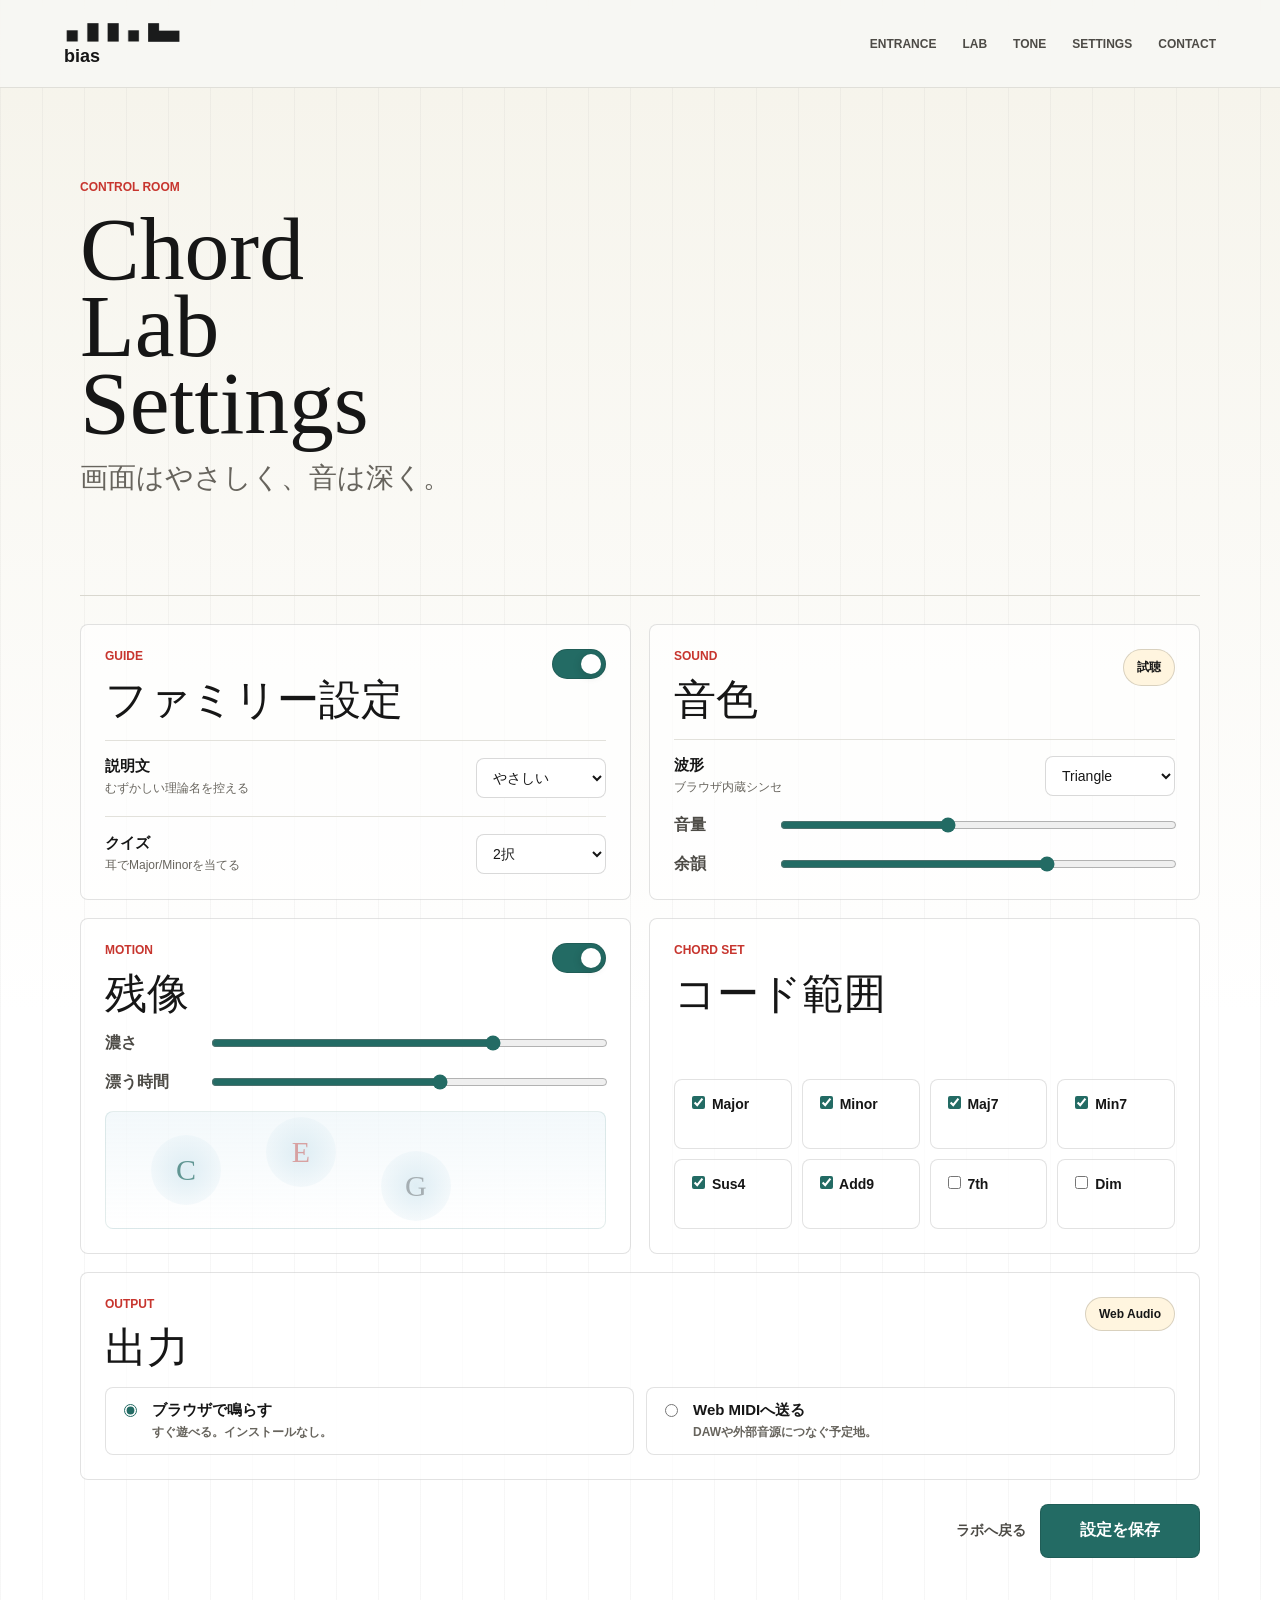
<file: chord-settings.html>
<!doctype html>
<html lang="ja">
  <head>
    <meta charset="utf-8">
    <meta name="viewport" content="width=device-width, initial-scale=1">
    <title>Lab Settings | bias</title>
    <meta name="description" content="Chord Labの設定画面モックアップ。">
    <link rel="icon" href="assets/images/mark.png">
    <link rel="stylesheet" href="assets/styles.css?v=ensemble-tools">
  </head>
  <body class="chord-page settings-page">
    <header class="site-header">
      <a class="brand" href="index.html" aria-label="bias entrance">
        <img src="assets/images/logo-bias.png" alt="">
        <span class="brand-word">bias</span>
      </a>
      <nav class="nav" aria-label="Main navigation">
        <a href="index.html">ENTRANCE</a>
        <a href="chord-classroom.html">LAB</a>
        <a href="tone-classroom.html">TONE</a>
        <a href="chord-settings.html">SETTINGS</a>
        <a href="label.html#contact">CONTACT</a>
      </nav>
    </header>

    <main class="settings-shell">
      <section class="settings-hero">
        <div>
          <p class="eyebrow">Control Room</p>
          <h1>Chord <span>Lab</span><span>Settings</span></h1>
          <p class="lead">画面はやさしく、音は深く。</p>
        </div>
      </section>

      <section class="settings-grid" aria-label="Chord Lab settings">
        <article class="settings-card">
          <div class="settings-card-head">
            <div>
              <p class="eyebrow">Guide</p>
              <h2>ファミリー設定</h2>
            </div>
            <label class="switch">
              <input type="checkbox" checked>
              <span></span>
            </label>
          </div>
          <label class="setting-row">
            <span>
              <strong>説明文</strong>
              <small>むずかしい理論名を控える</small>
            </span>
            <select>
              <option>やさしい</option>
              <option>ふつう</option>
              <option>音楽理論</option>
            </select>
          </label>
          <label class="setting-row">
            <span>
              <strong>クイズ</strong>
              <small>耳でMajor/Minorを当てる</small>
            </span>
            <select>
              <option>2択</option>
              <option>3択</option>
              <option>オフ</option>
            </select>
          </label>
        </article>

        <article class="settings-card">
          <div class="settings-card-head">
            <div>
              <p class="eyebrow">Sound</p>
              <h2>音色</h2>
            </div>
            <a class="mini-button" href="tone-classroom.html">試聴</a>
          </div>
          <label class="setting-row">
            <span>
              <strong>波形</strong>
              <small>ブラウザ内蔵シンセ</small>
            </span>
            <select>
              <option>Triangle</option>
              <option>Sine</option>
              <option>Square</option>
            </select>
          </label>
          <label class="slider-row">
            <span>音量</span>
            <input type="range" min="0" max="100" value="42">
          </label>
          <label class="slider-row">
            <span>余韻</span>
            <input type="range" min="0" max="100" value="68">
          </label>
        </article>

        <article class="settings-card">
          <div class="settings-card-head">
            <div>
              <p class="eyebrow">Motion</p>
              <h2>残像</h2>
            </div>
            <label class="switch">
              <input type="checkbox" checked>
              <span></span>
            </label>
          </div>
          <label class="slider-row">
            <span>濃さ</span>
            <input type="range" min="0" max="100" value="72">
          </label>
          <label class="slider-row">
            <span>漂う時間</span>
            <input type="range" min="0" max="100" value="58">
          </label>
          <div class="ghost-preview" aria-hidden="true">
            <span>C</span>
            <span>E</span>
            <span>G</span>
          </div>
        </article>

        <article class="settings-card">
          <div class="settings-card-head">
            <div>
              <p class="eyebrow">Chord Set</p>
              <h2>コード範囲</h2>
            </div>
          </div>
          <div class="check-grid">
            <label><input type="checkbox" checked> Major</label>
            <label><input type="checkbox" checked> Minor</label>
            <label><input type="checkbox" checked> Maj7</label>
            <label><input type="checkbox" checked> Min7</label>
            <label><input type="checkbox" checked> Sus4</label>
            <label><input type="checkbox" checked> Add9</label>
            <label><input type="checkbox"> 7th</label>
            <label><input type="checkbox"> Dim</label>
          </div>
        </article>

        <article class="settings-card wide-card">
          <div class="settings-card-head">
            <div>
              <p class="eyebrow">Output</p>
              <h2>出力</h2>
            </div>
            <span class="status-pill">Web Audio</span>
          </div>
          <div class="output-list">
            <label>
              <input type="radio" name="output" checked>
              <span>
                <strong>ブラウザで鳴らす</strong>
                <small>すぐ遊べる。インストールなし。</small>
              </span>
            </label>
            <label>
              <input type="radio" name="output">
              <span>
                <strong>Web MIDIへ送る</strong>
                <small>DAWや外部音源につなぐ予定地。</small>
              </span>
            </label>
          </div>
        </article>
      </section>

      <div class="settings-actions">
        <p class="settings-save-status" id="settingsSaveStatus" aria-live="polite"></p>
        <a class="text-link" href="chord-classroom.html">ラボへ戻る</a>
        <button class="action-button" id="saveSettings" type="button">設定を保存</button>
      </div>
    </main>
    <script>
      (() => {
        const storageKey = "bias-lab-settings-v1";
        const saveButton = document.querySelector("#saveSettings");
        const saveStatus = document.querySelector("#settingsSaveStatus");
        const settingsShell = document.querySelector(".settings-shell");
        let resetTimer;

        const getText = (element) => element?.textContent.trim() || "";

        const collectSettings = () => {
          const selects = [...document.querySelectorAll(".setting-row select")];
          const sliders = [...document.querySelectorAll(".slider-row input")];
          const switches = [...document.querySelectorAll(".switch input")];
          return {
            savedAt: new Date().toISOString(),
            familyGuide: switches[0]?.checked ?? true,
            ghostEnabled: switches[1]?.checked ?? true,
            lessonText: selects[0]?.value || "やさしい",
            quiz: selects[1]?.value || "2択",
            waveform: selects[2]?.value || "Triangle",
            volume: sliders[0]?.value || "42",
            release: sliders[1]?.value || "68",
            ghostDensity: sliders[2]?.value || "72",
            ghostTime: sliders[3]?.value || "58",
            chords: [...document.querySelectorAll(".check-grid label")].map((label) => ({
              name: getText(label).replace(/\s+/g, " "),
              enabled: label.querySelector("input")?.checked ?? false,
            })),
            output: getText(document.querySelector("input[name='output']:checked")?.closest("label")),
          };
        };

        const saveLocally = () => {
          try {
            localStorage.setItem(storageKey, JSON.stringify(collectSettings()));
          } catch (error) {
            return false;
          }
          return true;
        };

        const showSaved = (isStored) => {
          window.clearTimeout(resetTimer);
          saveButton.classList.remove("is-saving");
          saveButton.classList.add("is-saved");
          saveButton.textContent = "保存しました";
          saveStatus.textContent = isStored
            ? "設定を保存しました。ラボへ戻って試せます。"
            : "設定を反映しました。この環境では次回保存だけ使えません。";
          saveStatus.classList.add("is-saved");
          settingsShell.classList.add("is-saved");

          resetTimer = window.setTimeout(() => {
            saveButton.classList.remove("is-saved");
            saveButton.textContent = "設定を保存";
            settingsShell.classList.remove("is-saved");
          }, 2200);
        };

        saveButton?.addEventListener("click", () => {
          saveButton.classList.add("is-saving");
          saveButton.textContent = "保存中...";
          saveStatus.textContent = "保存しています...";
          saveStatus.classList.remove("is-saved");

          window.setTimeout(() => {
            showSaved(saveLocally());
          }, 280);
        });

        try {
          if (localStorage.getItem(storageKey)) {
            saveStatus.textContent = "前回保存した設定があります。";
          }
        } catch (error) {
          saveStatus.textContent = "";
        }
      })();
    </script>
  </body>
</html>
</file>
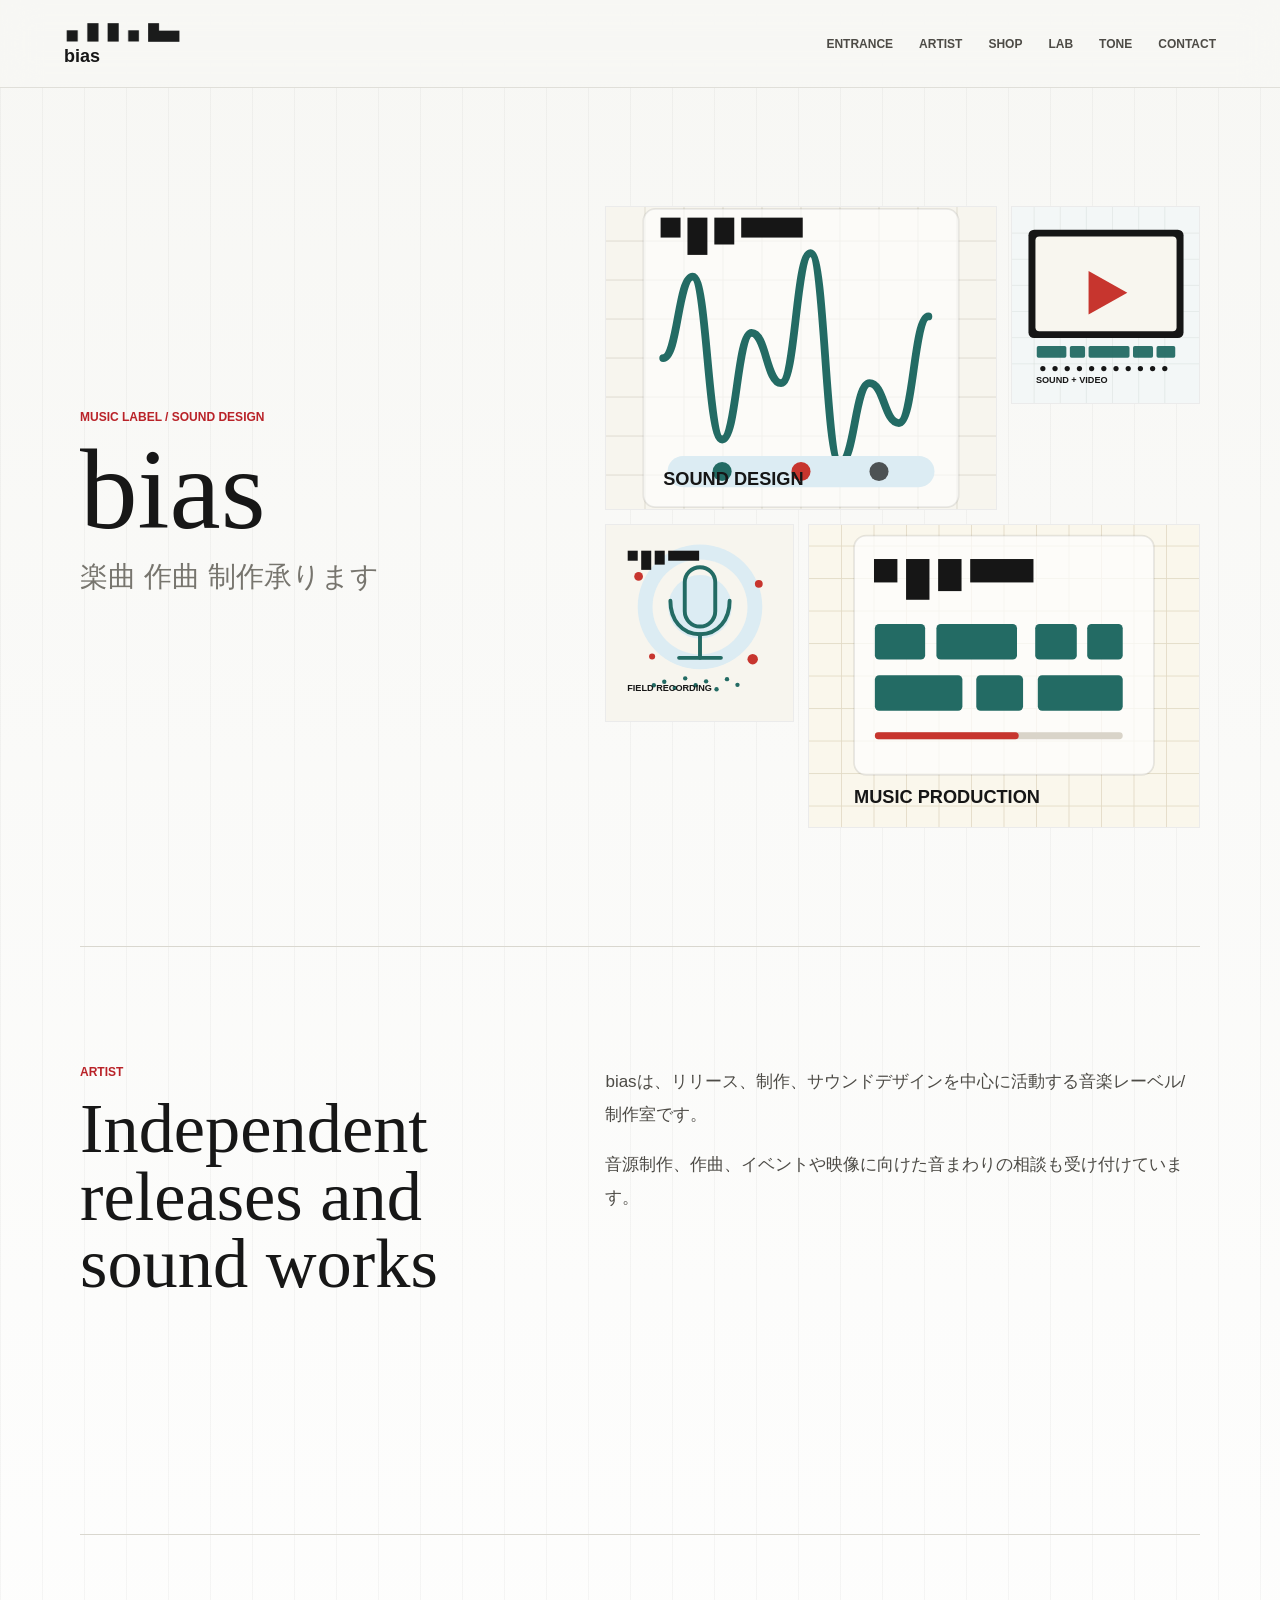
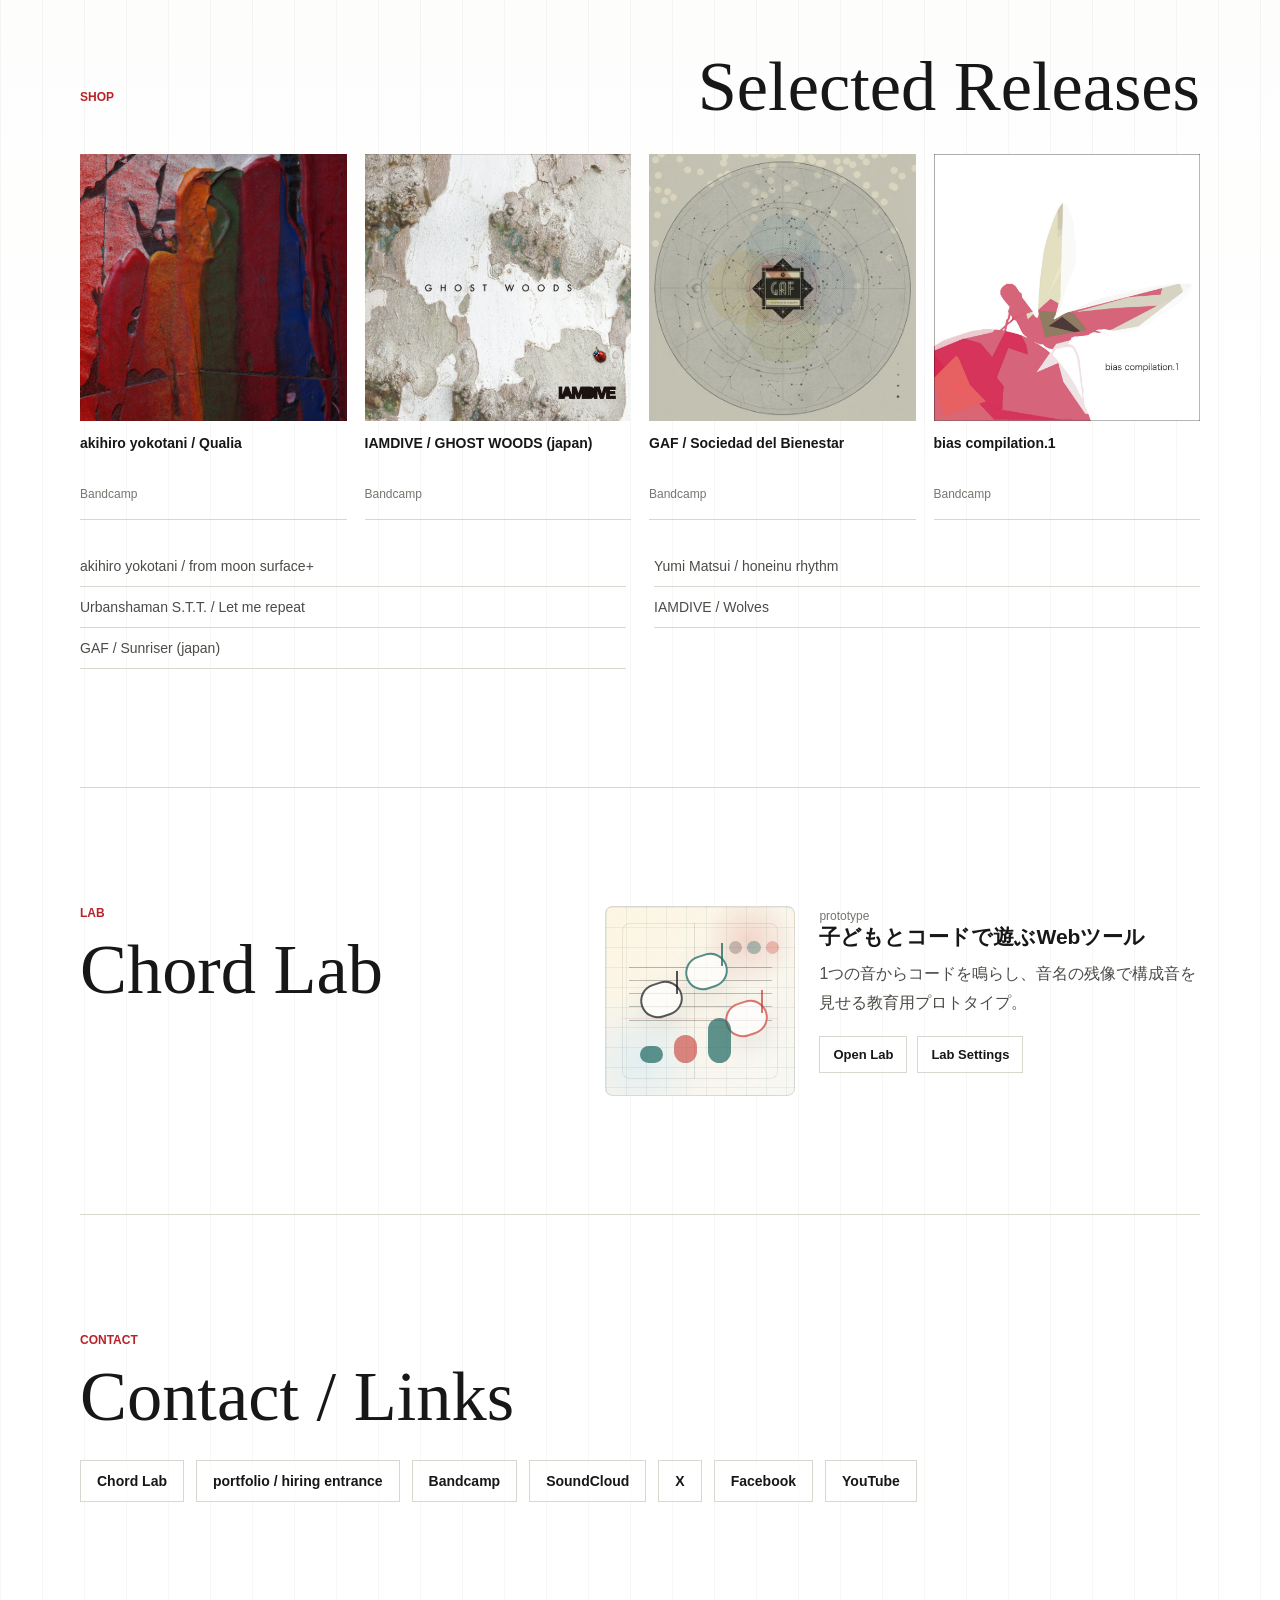
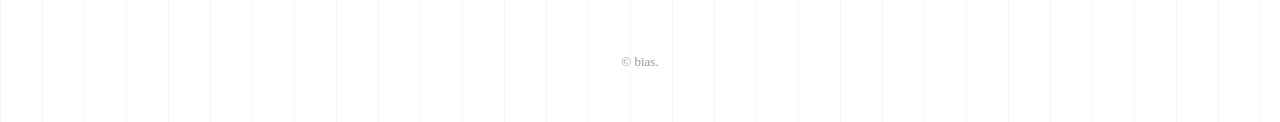
<file: label.html>
<!doctype html>
<html lang="ja">
  <head>
    <meta charset="utf-8">
    <meta name="viewport" content="width=device-width, initial-scale=1">
    <title>bias label</title>
    <meta name="description" content="bias is an independent music label, sound design room, and small web audio lab.">
    <meta property="og:title" content="bias">
    <meta property="og:description" content="music label / sound design / web audio lab">
    <meta property="og:type" content="website">
    <link rel="icon" href="assets/images/mark.png">
    <link rel="stylesheet" href="assets/styles.css?v=ensemble-tools">
  </head>
  <body>
    <header class="site-header">
      <a class="brand" href="index.html" aria-label="bias entrance">
        <img src="assets/images/logo-bias.png" alt="">
        <span class="brand-word">bias</span>
      </a>
      <nav class="nav" aria-label="Main navigation">
        <a href="index.html">ENTRANCE</a>
        <a href="#artists">ARTIST</a>
        <a href="#shop">SHOP</a>
        <a href="#lab">LAB</a>
        <a href="tone-classroom.html">TONE</a>
        <a href="#contact">CONTACT</a>
      </nav>
    </header>

    <main id="top">
      <section class="hero section">
        <div class="hero-copy">
          <p class="eyebrow">music label / sound design</p>
          <h1>bias</h1>
          <p class="lead">楽曲 作曲 制作承ります</p>
        </div>
        <div class="hero-grid" aria-label="Selected releases">
          <img src="assets/images/service-sound-design.svg" alt="Sound design service artwork">
          <img src="assets/images/service-video-sound.svg" alt="Sound and video service artwork">
          <img src="assets/images/service-production.svg" alt="Music production service artwork">
          <img src="assets/images/service-field-recording.svg" alt="Field recording service artwork">
        </div>
      </section>

      <section id="artists" class="section split">
        <div>
          <p class="eyebrow">ARTIST</p>
          <h2>Independent releases and sound works</h2>
        </div>
        <div class="copy">
          <p>biasは、リリース、制作、サウンドデザインを中心に活動する音楽レーベル/制作室です。</p>
          <p>音源制作、作曲、イベントや映像に向けた音まわりの相談も受け付けています。</p>
        </div>
      </section>

      <section id="shop" class="section">
        <div class="section-heading">
          <p class="eyebrow">SHOP</p>
          <h2>Selected Releases</h2>
        </div>
        <div class="works">
          <a class="work" href="https://biasrecords.bandcamp.com/album/qualia" target="_blank" rel="noreferrer">
            <img src="assets/images/work-qualia.jpg" alt="">
            <span>akihiro yokotani / Qualia</span>
            <small>Bandcamp</small>
          </a>
          <a class="work" href="https://biasrecords.bandcamp.com/album/ghostwoods-japan" target="_blank" rel="noreferrer">
            <img src="assets/images/work-iamdive.jpg" alt="">
            <span>IAMDIVE / GHOST WOODS (japan)</span>
            <small>Bandcamp</small>
          </a>
          <a class="work" href="https://gafcanaryislands.bandcamp.com/album/sociedad-del-bienestar" target="_blank" rel="noreferrer">
            <img src="assets/images/work-gaf.jpg" alt="">
            <span>GAF / Sociedad del Bienestar</span>
            <small>Bandcamp</small>
          </a>
          <a class="work" href="https://biasrecords.bandcamp.com/album/bias-compilation-1" target="_blank" rel="noreferrer">
            <img src="assets/images/work-compilation.jpg" alt="">
            <span>bias compilation.1</span>
            <small>Bandcamp</small>
          </a>
        </div>
        <div class="link-list">
          <a href="https://biasrecords.bandcamp.com/album/moon-surface" target="_blank" rel="noreferrer">akihiro yokotani / from moon surface+</a>
          <a href="https://biasrecords.bandcamp.com/album/honeinu-rhythm" target="_blank" rel="noreferrer">Yumi Matsui / honeinu rhythm</a>
          <a href="https://biasrecords.bandcamp.com/album/let-me-repeart" target="_blank" rel="noreferrer">Urbanshaman S.T.T. / Let me repeat</a>
          <a href="https://iamdive.bandcamp.com/album/wolves" target="_blank" rel="noreferrer">IAMDIVE / Wolves</a>
          <a href="http://ototoy.jp/_/default/p/56837" target="_blank" rel="noreferrer">GAF / Sunriser (japan)</a>
        </div>
      </section>

      <section id="lab" class="section split lab-section">
        <div>
          <p class="eyebrow">LAB</p>
          <h2>Chord Lab</h2>
        </div>
        <article class="news-item lab-item">
          <div class="classroom-art" aria-hidden="true">
            <i class="staff staff-1"></i>
            <i class="staff staff-2"></i>
            <i class="staff staff-3"></i>
            <i class="staff staff-4"></i>
            <i class="staff staff-5"></i>
            <span class="note note-a"></span>
            <span class="note note-b"></span>
            <span class="note note-c"></span>
            <span class="pulse pulse-a"></span>
            <span class="pulse pulse-b"></span>
            <span class="pulse pulse-c"></span>
            <span class="meter meter-a"></span>
            <span class="meter meter-b"></span>
            <span class="meter meter-c"></span>
          </div>
          <div>
            <time>prototype</time>
            <h3>子どもとコードで遊ぶWebツール</h3>
            <p>1つの音からコードを鳴らし、音名の残像で構成音を見せる教育用プロトタイプ。</p>
            <div class="inline-actions">
              <a href="chord-classroom.html">Open Lab</a>
              <a href="chord-settings.html">Lab Settings</a>
            </div>
          </div>
        </article>
      </section>

      <section id="contact" class="section contact">
        <p class="eyebrow">CONTACT</p>
        <h2>Contact / Links</h2>
        <div class="socials">
          <a href="chord-classroom.html">Chord Lab</a>
          <a href="portfolio.html">portfolio / hiring entrance</a>
          <a href="https://biasrecords.bandcamp.com" target="_blank" rel="noreferrer">Bandcamp</a>
          <a href="https://soundcloud.com/user-512796427" target="_blank" rel="noreferrer">SoundCloud</a>
          <a href="https://twitter.com/biasrecords" target="_blank" rel="noreferrer">X</a>
          <a href="https://www.facebook.com/biasrecords/" target="_blank" rel="noreferrer">Facebook</a>
          <a href="https://www.youtube.com/channel/UCIg28OqplDGyCaup3pjXuPg" target="_blank" rel="noreferrer">YouTube</a>
        </div>
      </section>
    </main>

    <footer class="footer">
      <a href="#top">© bias.</a>
    </footer>
  </body>
</html>
</file>
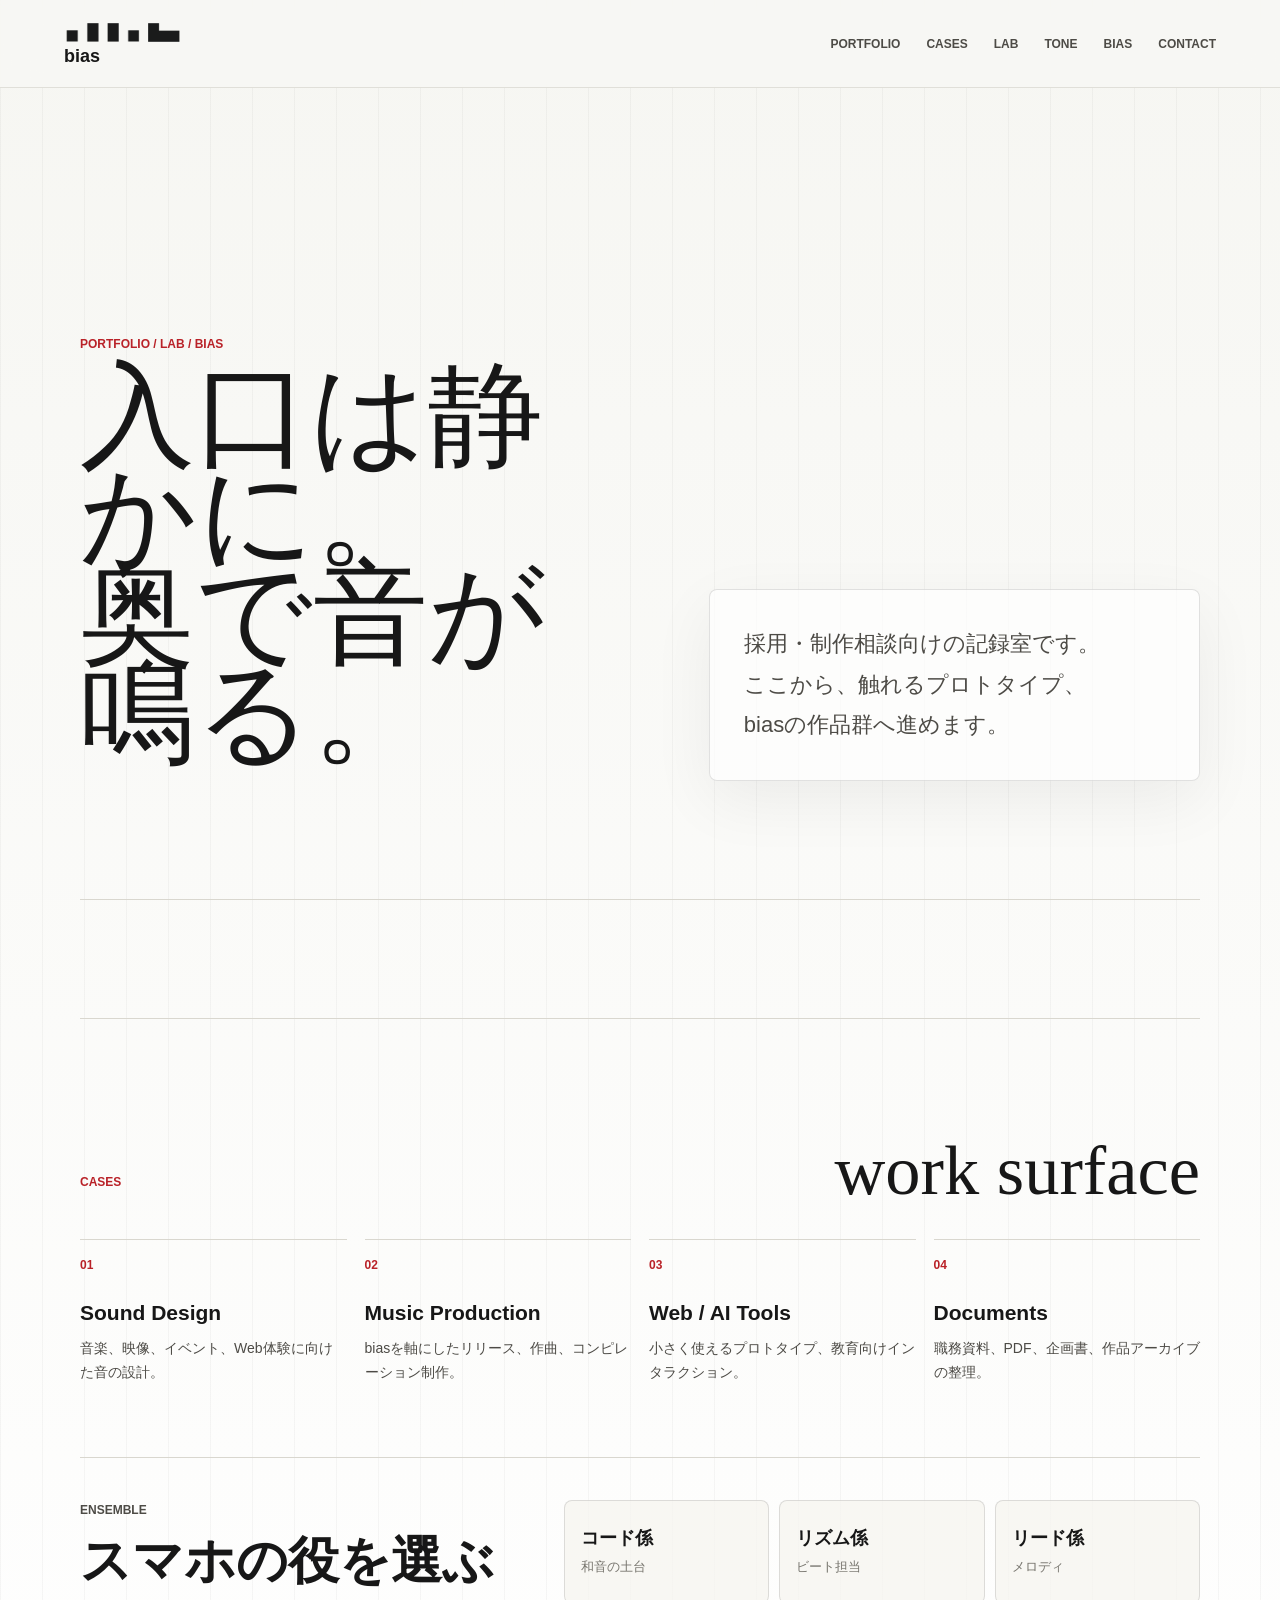
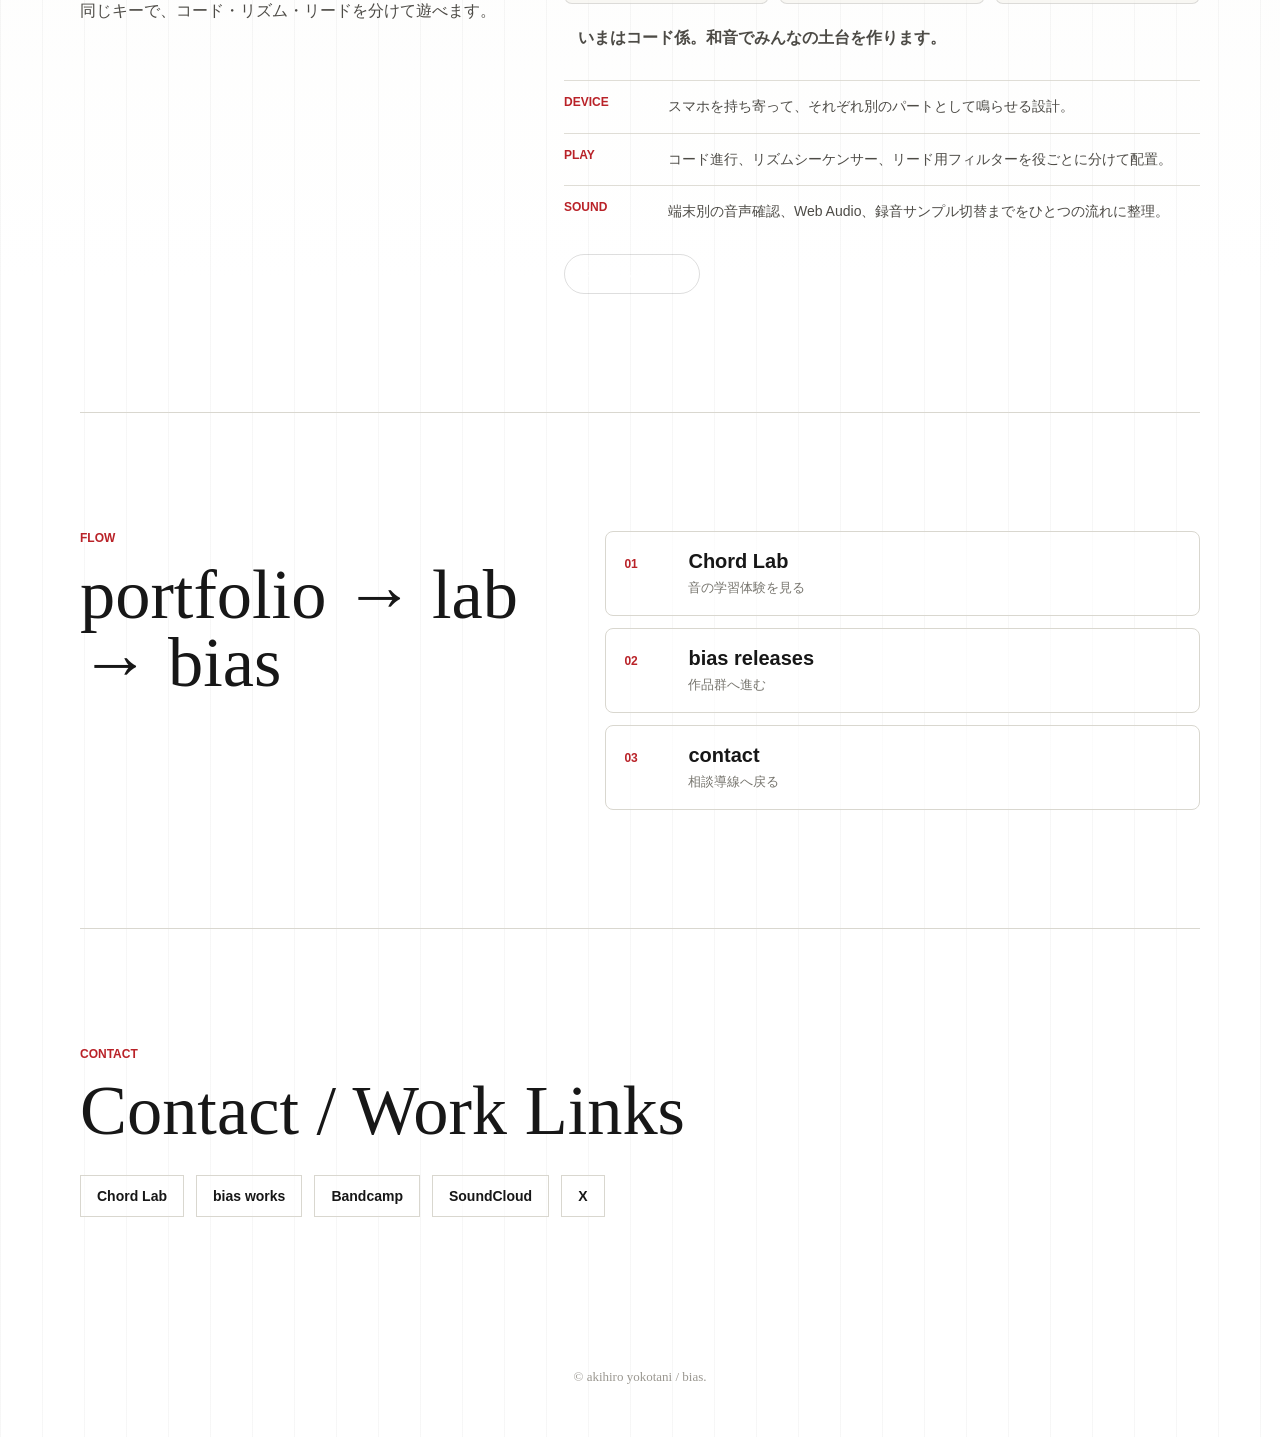
<file: portfolio.html>
<!doctype html>
<html lang="ja">
  <head>
    <meta charset="utf-8">
    <meta name="viewport" content="width=device-width, initial-scale=1">
    <title>portfolio / lab / bias</title>
    <meta name="description" content="akihiro yokotani の採用・制作相談向けポートフォリオ入口。">
    <meta property="og:title" content="portfolio / lab / bias">
    <meta property="og:description" content="sound design / music production / web audio prototype">
    <meta property="og:type" content="website">
    <link rel="icon" href="assets/images/mark.png">
    <link rel="stylesheet" href="assets/styles.css?v=ensemble-tools">
  </head>
  <body class="portfolio-page">
    <header class="site-header">
      <a class="brand" href="index.html" aria-label="bias entrance">
        <img src="assets/images/logo-bias.png" alt="">
        <span class="brand-word">bias</span>
      </a>
      <nav class="nav" aria-label="Portfolio navigation">
        <a href="#top">PORTFOLIO</a>
        <a href="#cases">CASES</a>
        <a href="chord-classroom.html">LAB</a>
        <a href="tone-classroom.html">TONE</a>
        <a href="label.html">BIAS</a>
        <a href="#contact">CONTACT</a>
      </nav>
    </header>

    <main id="top">
      <section class="portfolio-hero section">
        <div>
          <p class="eyebrow">portfolio / lab / bias</p>
          <h1>入口は静かに。<span>奥で音が鳴る。</span></h1>
        </div>
        <div class="portfolio-note">
          <p>採用・制作相談向けの記録室です。<br>ここから、触れるプロトタイプ、<br>biasの作品群へ進めます。</p>
        </div>
      </section>

      <section id="cases" class="section capability-section">
        <div class="section-heading">
          <p class="eyebrow">CASES</p>
          <h2>work surface</h2>
        </div>
        <div class="capability-grid">
          <article>
            <span>01</span>
            <h3>Sound Design</h3>
            <p>音楽、映像、イベント、Web体験に向けた音の設計。</p>
          </article>
          <article>
            <span>02</span>
            <h3>Music Production</h3>
            <p>biasを軸にしたリリース、作曲、コンピレーション制作。</p>
          </article>
          <article>
            <span>03</span>
            <h3>Web / AI Tools</h3>
            <p>小さく使えるプロトタイプ、教育向けインタラクション。</p>
          </article>
          <article>
            <span>04</span>
            <h3>Documents</h3>
            <p>職務資料、PDF、企画書、作品アーカイブの整理。</p>
          </article>
        </div>
        <article class="portfolio-case-feature">
          <div class="case-feature-copy">
            <p class="eyebrow">ENSEMBLE</p>
            <h3>スマホの役を選ぶ</h3>
            <p>同じキーで、コード・リズム・リードを分けて遊べます。</p>
          </div>
          <div class="case-feature-body">
            <div class="case-role-grid">
              <span>
                <strong>コード係</strong>
                <small>和音の土台</small>
              </span>
              <span>
                <strong>リズム係</strong>
                <small>ビート担当</small>
              </span>
              <span>
                <strong>リード係</strong>
                <small>メロディ</small>
              </span>
            </div>
            <p class="case-status">いまはコード係。和音でみんなの土台を作ります。</p>
            <dl class="case-detail-list">
              <div>
                <dt>Device</dt>
                <dd>スマホを持ち寄って、それぞれ別のパートとして鳴らせる設計。</dd>
              </div>
              <div>
                <dt>Play</dt>
                <dd>コード進行、リズムシーケンサー、リード用フィルターを役ごとに分けて配置。</dd>
              </div>
              <div>
                <dt>Sound</dt>
                <dd>端末別の音声確認、Web Audio、録音サンプル切替までをひとつの流れに整理。</dd>
              </div>
            </dl>
            <a class="case-link" href="chord-classroom.html">Chord Labを開く</a>
          </div>
        </article>
      </section>

      <section class="section split">
        <div>
          <p class="eyebrow">FLOW</p>
          <h2>portfolio → lab → bias</h2>
        </div>
        <div class="portfolio-route">
          <a href="chord-classroom.html">
            <span>01</span>
            <strong>Chord Lab</strong>
            <small>音の学習体験を見る</small>
          </a>
          <a href="label.html#shop">
            <span>02</span>
            <strong>bias releases</strong>
            <small>作品群へ進む</small>
          </a>
          <a href="label.html#contact">
            <span>03</span>
            <strong>contact</strong>
            <small>相談導線へ戻る</small>
          </a>
        </div>
      </section>

      <section id="contact" class="section contact">
        <p class="eyebrow">CONTACT</p>
        <h2>Contact / Work Links</h2>
        <div class="socials">
          <a href="chord-classroom.html">Chord Lab</a>
          <a href="label.html#shop">bias works</a>
          <a href="https://biasrecords.bandcamp.com" target="_blank" rel="noreferrer">Bandcamp</a>
          <a href="https://soundcloud.com/user-512796427" target="_blank" rel="noreferrer">SoundCloud</a>
          <a href="https://twitter.com/biasrecords" target="_blank" rel="noreferrer">X</a>
        </div>
      </section>

      <aside class="portfolio-ambient-player" id="portfolioAmbientPlayer" aria-label="SoundCloud player">
        <div class="ambient-player-meta">
          <span>recent</span>
          <strong>SoundCloud</strong>
          <a href="https://soundcloud.com/user-512796427/sets/recent" target="_blank" rel="noreferrer">playlist</a>
        </div>
        <iframe
          id="portfolioSoundCloud"
          title="SoundCloud recent playlist"
          width="100%"
          height="120"
          scrolling="no"
          frameborder="no"
          allow="autoplay"
          src="https://w.soundcloud.com/player/?url=https%3A%2F%2Fsoundcloud.com%2Fuser-512796427%2Fsets%2Frecent&color=%23236b64&auto_play=false&start_track=0&single_active=true&hide_related=true&show_comments=false&show_user=false&show_reposts=false&show_teaser=false&visual=false"
        ></iframe>
        <button class="ambient-play-button" id="ambientPlayButton" type="button">play</button>
      </aside>
    </main>

    <footer class="footer">
      <a href="index.html">© akihiro yokotani / bias.</a>
    </footer>
    <script src="https://w.soundcloud.com/player/api.js"></script>
    <script>
      (() => {
        const playerShell = document.querySelector("#portfolioAmbientPlayer");
        const iframe = document.querySelector("#portfolioSoundCloud");
        const playButton = document.querySelector("#ambientPlayButton");
        if (!playerShell || !iframe) return;

        const delayMs = 15000;
        const fadeMs = 20000;
        const maxVolume = 60;
        let widget;
        let fadeFrame;
        let fadeStarted = false;
        let hasFinished = false;

        const loadWidget = () => {
          if (!window.SC?.Widget) return null;
          widget ||= SC.Widget(iframe);
          return widget;
        };

        const fadeIn = () => {
          if (fadeStarted || hasFinished || !widget) return;
          fadeStarted = true;
          const startedAt = performance.now();
          const step = (now) => {
            const progress = Math.min((now - startedAt) / fadeMs, 1);
            widget.setVolume(Math.round(progress * maxVolume));
            if (progress < 1) {
              fadeFrame = window.requestAnimationFrame(step);
            }
          };
          window.cancelAnimationFrame(fadeFrame);
          fadeFrame = window.requestAnimationFrame(step);
        };

        const stopAfterFirstTrack = () => {
          if (hasFinished || !widget) return;
          hasFinished = true;
          window.cancelAnimationFrame(fadeFrame);
          widget.setVolume(0);
          widget.pause();
          widget.skip(0);
          widget.seekTo(0);
          playButton.hidden = true;
          playerShell.classList.add("is-finished");
        };

        const startAmbient = () => {
          if (hasFinished) return;
          playerShell.classList.add("is-visible");
          const currentWidget = loadWidget();
          if (!currentWidget) {
            playButton.hidden = false;
            return;
          }

          currentWidget.bind(SC.Widget.Events.READY, () => {
            currentWidget.skip(0);
            currentWidget.setVolume(0);
            currentWidget.bind(SC.Widget.Events.FINISH, stopAfterFirstTrack);
            currentWidget.bind(SC.Widget.Events.PLAY_PROGRESS, (progress) => {
              if (progress?.relativePosition >= 0.995) stopAfterFirstTrack();
            });
            currentWidget.play();
            window.setTimeout(() => {
              currentWidget.isPaused((paused) => {
                if (paused) {
                  playerShell.classList.add("needs-tap");
                  playButton.hidden = false;
                  return;
                }
                fadeIn();
              });
            }, 1200);
          });
        };

        playButton.hidden = true;
        playButton.addEventListener("click", () => {
          if (hasFinished) return;
          const currentWidget = loadWidget();
          if (!currentWidget) return;
          currentWidget.setVolume(0);
          currentWidget.play();
          playerShell.classList.remove("needs-tap");
          playButton.hidden = true;
          fadeStarted = false;
          fadeIn();
        });

        window.setTimeout(startAmbient, delayMs);
      })();
    </script>
  </body>
</html>
</file>
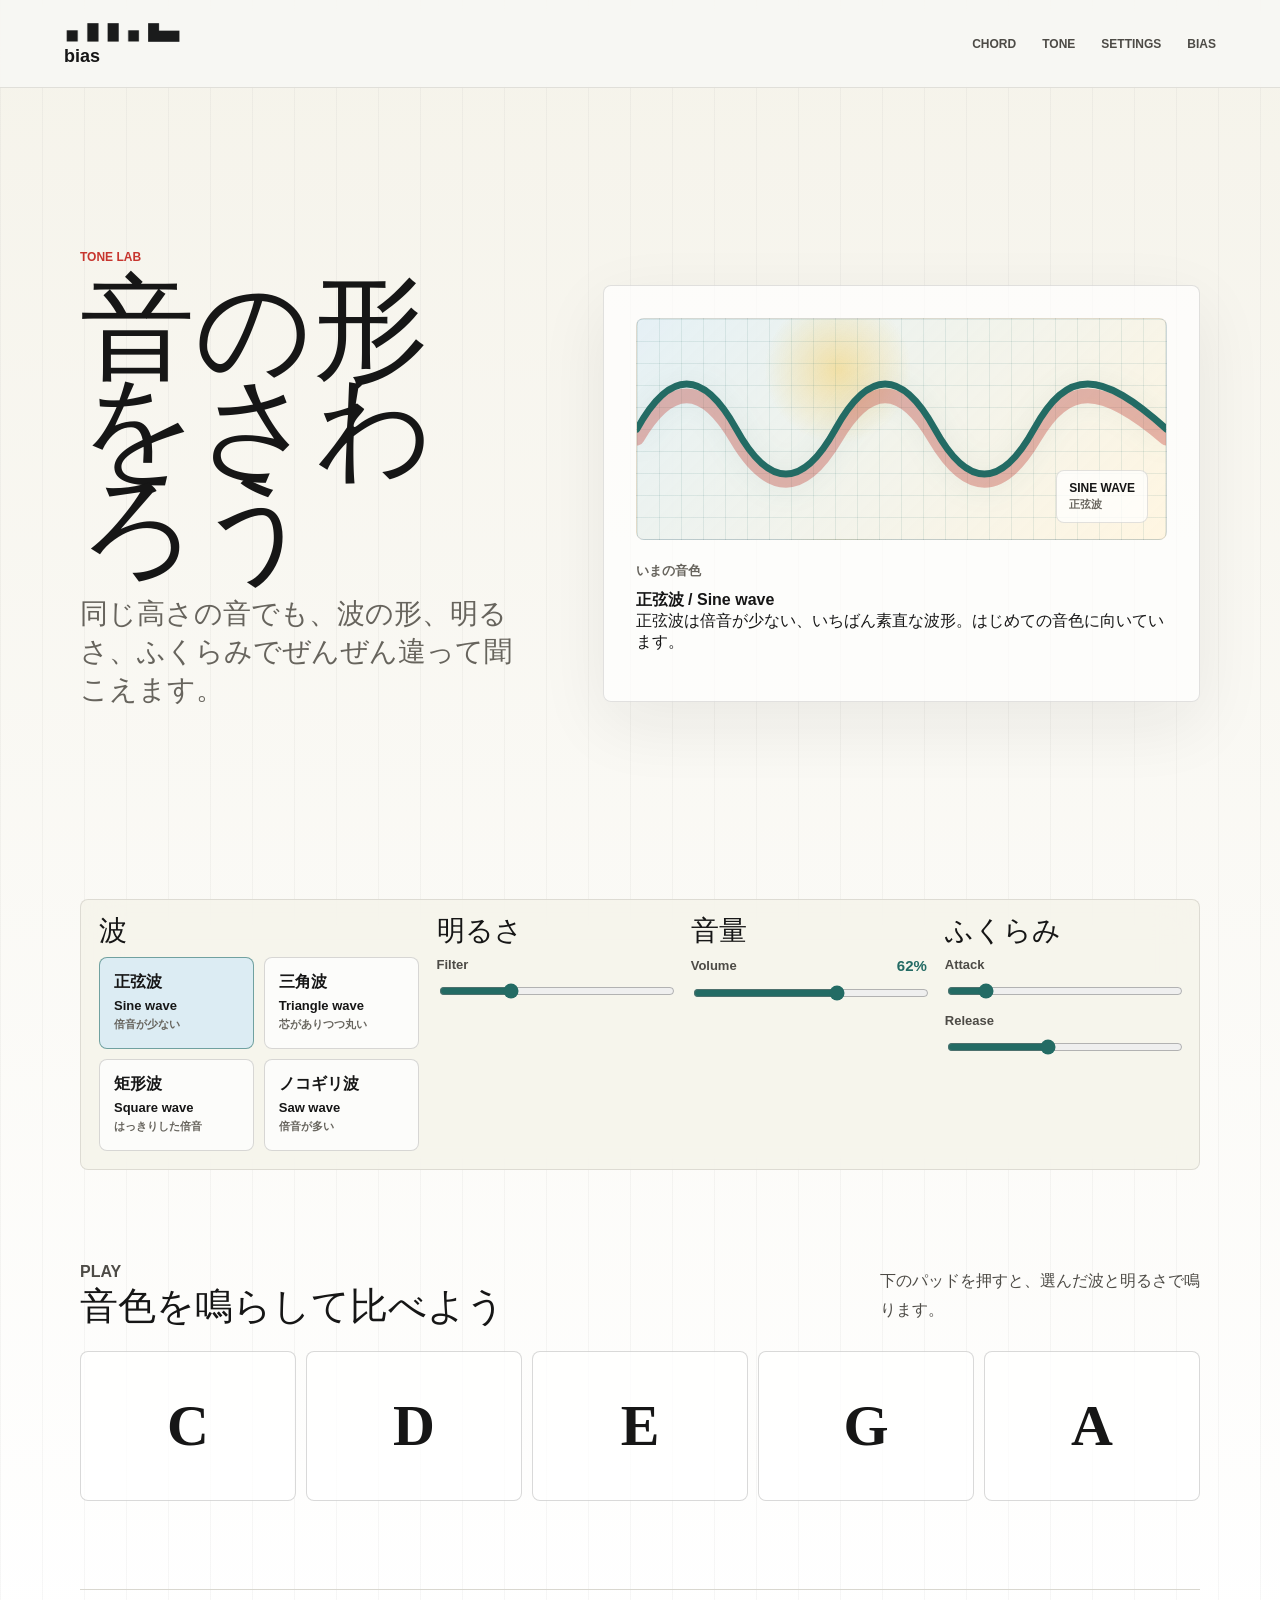
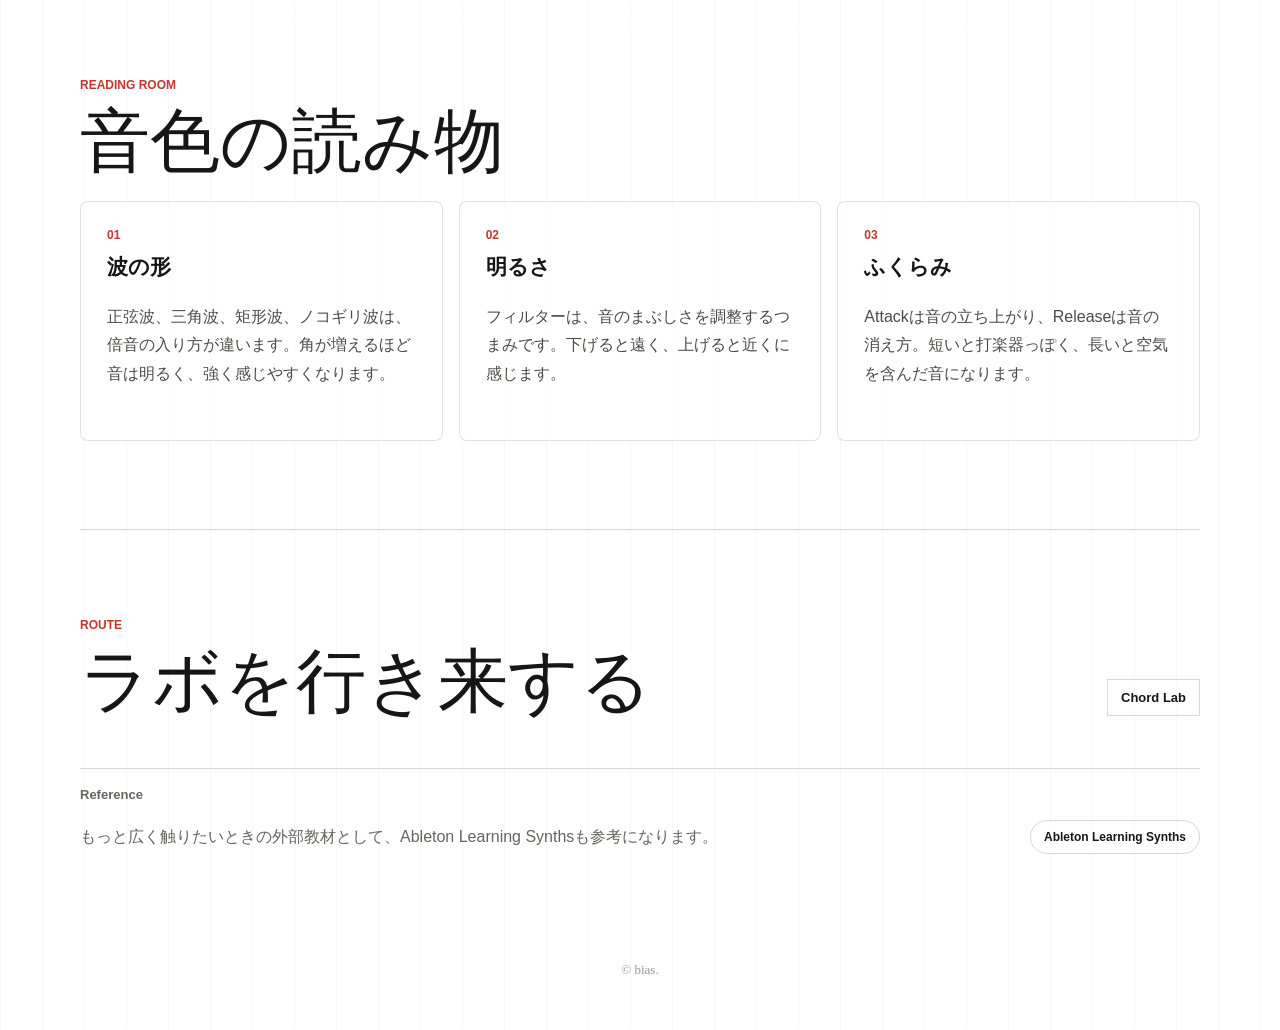
<file: tone-classroom.html>
<!doctype html>
<html lang="ja">
  <head>
    <meta charset="utf-8">
    <meta name="viewport" content="width=device-width, initial-scale=1">
    <title>Tone Lab | bias</title>
    <meta name="description" content="波形、明るさ、ふくらみを触って音色を学ぶ、biasの小さなシンセラボ。">
    <link rel="icon" href="assets/images/mark.png">
    <link rel="stylesheet" href="assets/styles.css?v=tone-volume-slider">
  </head>
  <body class="chord-page tone-page">
    <header class="site-header">
      <a class="brand" href="index.html" aria-label="bias entrance">
        <img src="assets/images/logo-bias.png" alt="">
        <span class="brand-word">bias</span>
      </a>
      <nav class="nav" aria-label="Main navigation">
        <a href="chord-classroom.html">CHORD</a>
        <a href="tone-classroom.html">TONE</a>
        <a href="chord-settings.html">SETTINGS</a>
        <a href="label.html">BIAS</a>
      </nav>
    </header>

    <main class="tone-room" id="top">
      <section class="tone-lab">
        <div class="tone-copy">
          <p class="eyebrow">Tone Lab</p>
          <h1>音の形をさわろう</h1>
          <p class="lead">同じ高さの音でも、波の形、明るさ、ふくらみでぜんぜん違って聞こえます。</p>
        </div>

        <div class="synth-scope" aria-live="polite">
          <div class="scope-screen" id="scopeScreen" aria-hidden="true">
            <svg class="waveform-display" viewBox="0 0 640 220" role="img" aria-label="選択中の波形">
              <path class="waveform-shadow" id="scopeWaveShadow" d=""></path>
              <path class="waveform-path" id="scopeWavePath" d=""></path>
            </svg>
            <div class="scope-readout">
              <span id="scopeWaveCode">SINE WAVE</span>
              <small id="scopeWaveMeta">正弦波</small>
            </div>
            <span class="scope-pulse" id="scopePulse"></span>
          </div>
          <div>
            <span class="panel-label">いまの音色</span>
            <strong id="toneName">正弦波 / Sine wave</strong>
            <p id="toneLesson">正弦波は倍音が少ない、いちばん素直な波形。はじめての音色に向いています。</p>
          </div>
        </div>
      </section>

      <section class="tone-control-band" aria-label="Tone controls">
        <div class="tone-control-group">
          <h2>波</h2>
          <div class="wave-grid" id="waveGrid"></div>
        </div>

        <div class="tone-control-group">
          <h2>明るさ</h2>
          <label class="tone-slider-row">
            <span>Filter</span>
            <input id="filterControl" type="range" min="300" max="6800" value="2200">
          </label>
        </div>

        <div class="tone-control-group">
          <h2>音量</h2>
          <label class="tone-slider-row volume-row">
            <span>Volume <strong id="volumeValue">62%</strong></span>
            <input id="volumeControl" type="range" min="0" max="100" value="62">
          </label>
        </div>

        <div class="tone-control-group">
          <h2>ふくらみ</h2>
          <label class="tone-slider-row">
            <span>Attack</span>
            <input id="attackControl" type="range" min="0" max="100" value="14">
          </label>
          <label class="tone-slider-row">
            <span>Release</span>
            <input id="releaseControl" type="range" min="10" max="100" value="48">
          </label>
        </div>
      </section>

      <section class="tone-pad-section" aria-label="Tone keyboard">
        <div class="keyboard-heading">
          <div>
            <p class="eyebrow">Play</p>
            <h2>音色を鳴らして比べよう</h2>
          </div>
          <p>下のパッドを押すと、選んだ波と明るさで鳴ります。</p>
        </div>
        <div class="tone-pads" id="tonePads"></div>
      </section>

      <section class="reading-room" aria-label="Reading corner">
        <div class="section-heading">
          <div>
            <p class="eyebrow">Reading Room</p>
            <h2>音色の読み物</h2>
          </div>
        </div>
        <div class="reading-grid">
          <article class="reading-card">
            <span>01</span>
            <h3>波の形</h3>
            <p>正弦波、三角波、矩形波、ノコギリ波は、倍音の入り方が違います。角が増えるほど音は明るく、強く感じやすくなります。</p>
          </article>
          <article class="reading-card">
            <span>02</span>
            <h3>明るさ</h3>
            <p>フィルターは、音のまぶしさを調整するつまみです。下げると遠く、上げると近くに感じます。</p>
          </article>
          <article class="reading-card">
            <span>03</span>
            <h3>ふくらみ</h3>
            <p>Attackは音の立ち上がり、Releaseは音の消え方。短いと打楽器っぽく、長いと空気を含んだ音になります。</p>
          </article>
        </div>
      </section>

      <section class="tone-route">
        <div>
          <p class="eyebrow">Route</p>
          <h2>ラボを行き来する</h2>
        </div>
        <div class="inline-actions">
          <a href="chord-classroom.html">Chord Lab</a>
        </div>
      </section>

      <aside class="reference-note" aria-label="Reference">
        <span class="panel-label">Reference</span>
        <p>もっと広く触りたいときの外部教材として、Ableton Learning Synthsも参考になります。</p>
        <a href="https://learningsynths.ableton.com/" target="_blank" rel="noreferrer">Ableton Learning Synths</a>
      </aside>
    </main>

    <footer class="footer">
      <a href="index.html">© bias.</a>
    </footer>

    <script>
      const waves = [
        {
          id: "sine",
          name: "正弦波 / Sine wave",
          jpName: "正弦波",
          formalName: "Sine wave",
          code: "SINE WAVE",
          type: "sine",
          loudness: 1.45,
          label: "倍音が少ない",
          lesson: "正弦波は倍音が少ない、いちばん素直な波形。はじめての音色に向いています。",
          path: "M0 110 C40 42 80 42 120 110 S200 178 240 110 S320 42 360 110 S440 178 480 110 S560 42 640 110"
        },
        {
          id: "triangle",
          name: "三角波 / Triangle wave",
          jpName: "三角波",
          formalName: "Triangle wave",
          code: "TRIANGLE WAVE",
          type: "triangle",
          loudness: 1.18,
          label: "芯がありつつ丸い",
          lesson: "三角波は正弦波より少し倍音があり、やさしさの中に芯があります。コードにもなじみます。",
          path: "M0 110 L80 42 L160 178 L240 42 L320 178 L400 42 L480 178 L560 42 L640 110"
        },
        {
          id: "square",
          name: "矩形波 / Square wave",
          jpName: "矩形波",
          formalName: "Square wave",
          code: "SQUARE WAVE",
          type: "square",
          loudness: 0.88,
          label: "はっきりした倍音",
          lesson: "矩形波は上下がはっきり切り替わる波形。奇数倍音が目立ち、ゲーム機のような存在感が出ます。",
          path: "M0 50 L80 50 L80 170 L160 170 L160 50 L240 50 L240 170 L320 170 L320 50 L400 50 L400 170 L480 170 L480 50 L560 50 L560 170 L640 170"
        },
        {
          id: "sawtooth",
          name: "ノコギリ波 / Saw wave",
          jpName: "ノコギリ波",
          formalName: "Saw wave",
          code: "SAW WAVE",
          type: "sawtooth",
          loudness: 0.82,
          label: "倍音が多い",
          lesson: "ノコギリ波は倍音が多く、明るく強い音。シンセではSaw waveとも呼ばれ、フィルターで削ると表情が出ます。",
          path: "M0 170 L90 50 L90 170 L180 50 L180 170 L270 50 L270 170 L360 50 L360 170 L450 50 L450 170 L540 50 L540 170 L640 42"
        }
      ];

      const notes = [
        { name: "C", midi: 60 },
        { name: "D", midi: 62 },
        { name: "E", midi: 64 },
        { name: "G", midi: 67 },
        { name: "A", midi: 69 }
      ];

      let selectedWave = waves[0];
      let audioContext;
      let outputChain;

      const waveGrid = document.querySelector("#waveGrid");
      const tonePads = document.querySelector("#tonePads");
      const toneName = document.querySelector("#toneName");
      const toneLesson = document.querySelector("#toneLesson");
      const filterControl = document.querySelector("#filterControl");
      const volumeControl = document.querySelector("#volumeControl");
      const volumeValue = document.querySelector("#volumeValue");
      const attackControl = document.querySelector("#attackControl");
      const releaseControl = document.querySelector("#releaseControl");
      const scopeScreen = document.querySelector("#scopeScreen");
      const scopePulse = document.querySelector("#scopePulse");
      const scopeWavePath = document.querySelector("#scopeWavePath");
      const scopeWaveShadow = document.querySelector("#scopeWaveShadow");
      const scopeWaveCode = document.querySelector("#scopeWaveCode");
      const scopeWaveMeta = document.querySelector("#scopeWaveMeta");

      function getAudioContext() {
        audioContext ||= new (window.AudioContext || window.webkitAudioContext)();
        if (audioContext.state === "suspended") {
          audioContext.resume();
        }
        return audioContext;
      }

      function volumeAmount() {
        return Number(volumeControl.value) / 100;
      }

      function updateVolumeView() {
        const amount = volumeAmount();
        volumeValue.textContent = `${Math.round(amount * 100)}%`;
        volumeControl.style.setProperty("--volume-level", `${amount * 100}%`);
        scopeScreen.style.setProperty("--volume-scale", String(0.72 + amount * 0.56));
        if (outputChain) outputChain.input.gain.value = amount * 0.95;
      }

      function getOutputChain(context) {
        if (outputChain) return outputChain;
        const input = context.createGain();
        const compressor = context.createDynamicsCompressor();
        const limiter = context.createDynamicsCompressor();
        input.gain.value = volumeAmount() * 0.95;
        compressor.threshold.value = -18;
        compressor.knee.value = 18;
        compressor.ratio.value = 3;
        compressor.attack.value = 0.01;
        compressor.release.value = 0.16;
        limiter.threshold.value = -0.8;
        limiter.knee.value = 0;
        limiter.ratio.value = 20;
        limiter.attack.value = 0.002;
        limiter.release.value = 0.08;
        input.connect(compressor);
        compressor.connect(limiter);
        limiter.connect(context.destination);
        outputChain = { input };
        return outputChain;
      }

      function midiToFrequency(midi) {
        return 440 * Math.pow(2, (midi - 69) / 12);
      }

      function envelopeValue(control, min, max) {
        return min + (Number(control.value) / 100) * (max - min);
      }

      function playTone(midi) {
        const context = getAudioContext();
        const start = context.currentTime + 0.015;
        const attack = envelopeValue(attackControl, 0.005, 0.45);
        const release = envelopeValue(releaseControl, 0.08, 1.2);
        const filter = context.createBiquadFilter();
        const gain = context.createGain();
        const oscillator = context.createOscillator();

        oscillator.type = selectedWave.type;
        oscillator.frequency.setValueAtTime(midiToFrequency(midi), start);
        filter.type = "lowpass";
        filter.frequency.setValueAtTime(Number(filterControl.value), start);
        filter.Q.setValueAtTime(1.2, start);
        gain.gain.setValueAtTime(0.0001, start);
        gain.gain.linearRampToValueAtTime(0.2 * selectedWave.loudness, start + attack);
        gain.gain.exponentialRampToValueAtTime(0.0001, start + attack + release);

        oscillator.connect(filter);
        filter.connect(gain);
        gain.connect(getOutputChain(context).input);
        oscillator.start(start);
        oscillator.stop(start + attack + release + 0.05);
        animateScope(midi);
      }

      function animateScope(midi) {
        scopeScreen.dataset.wave = selectedWave.id;
        scopePulse.textContent = notes.find((note) => note.midi === midi)?.name || "";
        scopePulse.classList.remove("is-playing");
        window.requestAnimationFrame(() => {
          scopePulse.classList.add("is-playing");
        });
      }

      function render() {
        toneName.textContent = selectedWave.name;
        toneLesson.textContent = selectedWave.lesson;
        scopeScreen.dataset.wave = selectedWave.id;
        scopeWavePath.setAttribute("d", selectedWave.path);
        scopeWaveShadow.setAttribute("d", selectedWave.path);
        scopeWaveCode.textContent = selectedWave.code;
        scopeWaveMeta.textContent = selectedWave.jpName;
        document.querySelectorAll("[data-wave]").forEach((button) => {
          button.classList.toggle("is-active", button.dataset.wave === selectedWave.id);
        });
      }

      function build() {
        waveGrid.innerHTML = waves.map((wave) => (
          `<button type="button" data-wave="${wave.id}"><span>${wave.jpName}</span><strong>${wave.formalName}</strong><small>${wave.label}</small></button>`
        )).join("");

        tonePads.innerHTML = notes.map((note) => (
          `<button type="button" data-midi="${note.midi}"><span>${note.name}</span></button>`
        )).join("");

        waveGrid.addEventListener("click", (event) => {
          const button = event.target.closest("[data-wave]");
          if (!button) return;
          selectedWave = waves.find((wave) => wave.id === button.dataset.wave);
          render();
          playTone(64);
        });

        tonePads.addEventListener("pointerdown", (event) => {
          const button = event.target.closest("[data-midi]");
          if (!button) return;
          event.preventDefault();
          playTone(Number(button.dataset.midi));
        });

        volumeControl.addEventListener("input", updateVolumeView);
        volumeControl.addEventListener("change", () => playTone(60));

        [filterControl, attackControl, releaseControl].forEach((control) => {
          control.addEventListener("input", () => {
            const filterPosition = (Number(filterControl.value) - 300) / 6500;
            scopeScreen.style.setProperty("--filter-left", `${22 + filterPosition * 56}%`);
          });
          control.addEventListener("change", () => playTone(67));
        });
      }

      build();
      updateVolumeView();
      render();
    </script>
  </body>
</html>
</file>
<file: assets/styles.css>
:root {
  color-scheme: light;
  --bg: #f7f7f4;
  --paper: #ffffff;
  --ink: #171717;
  --muted: #77756e;
  --line: #d9d7cf;
  --accent: #b92228;
  --soft: #ebe8df;
}

* {
  box-sizing: border-box;
}

html {
  scroll-behavior: smooth;
}

body {
  margin: 0;
  color: var(--ink);
  background:
    linear-gradient(90deg, rgba(23, 23, 23, 0.035) 1px, transparent 1px),
    linear-gradient(180deg, var(--bg), #fff 62%);
  background-size: 42px 42px, auto;
  font-family: Arial, "Hiragino Kaku Gothic ProN", Meiryo, sans-serif;
  letter-spacing: 0;
  overflow-x: hidden;
}

a {
  color: inherit;
  text-decoration: none;
}

img {
  display: block;
  max-width: 100%;
}

.site-header {
  position: sticky;
  top: 0;
  z-index: 10;
  display: flex;
  align-items: center;
  justify-content: space-between;
  gap: 24px;
  min-height: 88px;
  padding: 18px clamp(20px, 5vw, 72px);
  background: rgba(247, 247, 244, 0.88);
  border-bottom: 1px solid rgba(217, 215, 207, 0.75);
  backdrop-filter: blur(18px);
}

.brand img {
  width: 118px;
  height: auto;
}

.brand {
  display: grid;
  gap: 2px;
  width: 118px;
}

.brand-word {
  display: block;
  color: var(--ink);
  font-size: 18px;
  font-weight: 900;
  line-height: 0.9;
  letter-spacing: 0;
}

.nav {
  display: flex;
  flex-wrap: wrap;
  justify-content: flex-end;
  gap: 10px 26px;
  color: #4d4b46;
  font-size: 12px;
  font-weight: 700;
}

.nav a {
  padding: 8px 0;
}

.nav a:hover,
.footer a:hover,
.link-list a:hover,
.socials a:hover {
  color: var(--accent);
}

.section {
  width: min(1120px, calc(100% - 40px));
  margin: 0 auto;
  padding: clamp(60px, 10vw, 118px) 0;
}

.hero {
  display: grid;
  grid-template-columns: minmax(240px, 0.85fr) minmax(320px, 1.15fr);
  align-items: center;
  gap: clamp(36px, 7vw, 86px);
  min-height: calc(100vh - 89px);
}

.eyebrow {
  margin: 0 0 16px;
  color: var(--accent);
  font-size: 12px;
  font-weight: 700;
  letter-spacing: 0;
  text-transform: uppercase;
}

h1,
h2,
h3,
p {
  margin-top: 0;
}

h1 {
  margin-bottom: 18px;
  font-family: Georgia, "Times New Roman", serif;
  font-size: clamp(54px, 9vw, 118px);
  line-height: 0.86;
  font-weight: 400;
  overflow-wrap: anywhere;
}

h1 span {
  display: block;
}

h2 {
  max-width: 620px;
  margin-bottom: 0;
  font-family: Georgia, "Times New Roman", serif;
  font-size: clamp(34px, 5.5vw, 72px);
  line-height: 0.96;
  font-weight: 400;
  overflow-wrap: anywhere;
}

h3 {
  margin-bottom: 10px;
  font-size: 21px;
  line-height: 1.25;
}

.lead {
  color: var(--muted);
  font-size: clamp(18px, 2.6vw, 28px);
  overflow-wrap: anywhere;
}

.hero-grid {
  display: grid;
  grid-template-columns: repeat(6, 1fr);
  grid-auto-rows: 92px;
  gap: 14px;
}

.hero-grid img {
  width: 100%;
  height: 100%;
  object-fit: cover;
  border: 1px solid rgba(0, 0, 0, 0.08);
  background: var(--paper);
}

.hero-grid img:nth-child(1) {
  grid-column: 1 / 5;
  grid-row: 1 / 4;
}

.hero-grid img:nth-child(2) {
  grid-column: 5 / 7;
  grid-row: 1 / 3;
}

.hero-grid img:nth-child(3) {
  grid-column: 3 / 7;
  grid-row: 4 / 7;
}

.hero-grid img:nth-child(4) {
  grid-column: 1 / 3;
  grid-row: 4 / 6;
}

.split {
  display: grid;
  grid-template-columns: minmax(240px, 0.85fr) minmax(320px, 1.15fr);
  gap: clamp(36px, 7vw, 86px);
  border-top: 1px solid var(--line);
}

.copy {
  max-width: 620px;
  color: #4d4b46;
  font-size: 17px;
  line-height: 1.95;
  min-width: 0;
  overflow-wrap: anywhere;
}

.section-heading {
  display: flex;
  align-items: end;
  justify-content: space-between;
  gap: 24px;
  margin-bottom: 34px;
  border-top: 1px solid var(--line);
  padding-top: clamp(60px, 10vw, 118px);
}

.works {
  display: grid;
  grid-template-columns: repeat(4, minmax(0, 1fr));
  gap: 18px;
}

.work {
  display: grid;
  gap: 12px;
  padding-bottom: 18px;
  border-bottom: 1px solid var(--line);
}

.work img {
  width: 100%;
  aspect-ratio: 1;
  object-fit: cover;
  background: var(--soft);
}

.work span {
  min-height: 42px;
  font-size: 14px;
  font-weight: 700;
  line-height: 1.45;
}

.work small,
time {
  color: var(--muted);
  font-size: 12px;
}

.link-list {
  display: grid;
  grid-template-columns: repeat(2, minmax(0, 1fr));
  gap: 12px 28px;
  margin-top: 38px;
  color: #4d4b46;
  font-size: 14px;
}

.link-list a {
  border-bottom: 1px solid var(--line);
  padding-bottom: 12px;
}

.capability-section {
  border-top: 1px solid var(--line);
}

.capability-grid {
  display: grid;
  grid-template-columns: repeat(4, minmax(0, 1fr));
  gap: 18px;
}

.capability-grid article {
  border-top: 1px solid var(--line);
  padding-top: 18px;
}

.capability-grid span {
  display: block;
  margin-bottom: 28px;
  color: var(--accent);
  font-size: 12px;
  font-weight: 800;
}

.capability-grid p {
  color: #4d4b46;
  font-size: 14px;
  line-height: 1.75;
}

.portfolio-case-feature {
  grid-column: 1 / -1;
  display: grid;
  grid-template-columns: minmax(0, 0.82fr) minmax(320px, 1.18fr);
  gap: clamp(18px, 4vw, 42px);
  align-items: start;
  margin-top: clamp(34px, 5vw, 58px);
  border-top: 1px solid var(--line);
  padding-top: clamp(24px, 4vw, 42px);
}

.portfolio-case-feature h3 {
  margin-bottom: 12px;
  font-size: clamp(32px, 4vw, 54px);
  line-height: 0.95;
}

.portfolio-case-feature p {
  color: #4d4b46;
  line-height: 1.75;
}

.case-feature-copy {
  position: sticky;
  top: 116px;
}

.case-feature-body {
  display: grid;
  gap: 16px;
  min-width: 0;
}

.case-role-grid {
  display: grid;
  grid-template-columns: repeat(3, minmax(0, 1fr));
  gap: 10px;
}

.case-role-grid span {
  display: grid;
  align-content: center;
  gap: 7px;
  min-height: 104px;
  border: 1px solid rgba(22, 22, 22, 0.12);
  border-radius: 8px;
  padding: 16px;
  background: rgba(246, 245, 239, 0.74);
}

.case-role-grid strong {
  font-size: 18px;
}

.case-role-grid small {
  color: var(--muted);
  font-size: 13px;
  line-height: 1.55;
}

.case-status {
  margin: 0;
  border-left: 3px solid var(--lesson);
  padding: 4px 0 4px 14px;
  color: #4d4b46;
  font-weight: 800;
}

.case-detail-list {
  display: grid;
  gap: 0;
  margin: 8px 0 0;
}

.case-detail-list div {
  display: grid;
  grid-template-columns: 86px minmax(0, 1fr);
  gap: 18px;
  border-top: 1px solid rgba(217, 215, 207, 0.84);
  padding: 14px 0;
}

.case-detail-list dt {
  color: var(--accent);
  font-size: 12px;
  font-weight: 900;
  text-transform: uppercase;
}

.case-detail-list dd {
  margin: 0;
  color: #4d4b46;
  font-size: 14px;
  line-height: 1.7;
}

.case-link {
  justify-self: start;
  border: 1px solid rgba(22, 22, 22, 0.14);
  border-radius: 999px;
  padding: 10px 15px;
  background: var(--lesson);
  color: #fff;
  font-size: 13px;
  font-weight: 900;
}

.news-item {
  display: grid;
  grid-template-columns: 190px minmax(0, 1fr);
  gap: 24px;
  align-items: start;
}

.news-item img {
  width: 100%;
  aspect-ratio: 16 / 10;
  object-fit: cover;
}

.news-item p {
  color: #4d4b46;
  line-height: 1.8;
}

.lab-section {
  align-items: start;
}

.lab-item img {
  aspect-ratio: 1;
}

.classroom-art {
  position: relative;
  width: 100%;
  aspect-ratio: 1;
  overflow: hidden;
  border: 1px solid rgba(22, 22, 22, 0.12);
  border-radius: 8px;
  background:
    linear-gradient(rgba(35, 107, 100, 0.08) 1px, transparent 1px),
    linear-gradient(90deg, rgba(35, 107, 100, 0.08) 1px, transparent 1px),
    radial-gradient(circle at 76% 18%, rgba(199, 53, 46, 0.17), transparent 22%),
    radial-gradient(circle at 18% 82%, rgba(220, 236, 243, 0.78), transparent 31%),
    linear-gradient(135deg, rgba(255, 245, 223, 0.86), rgba(247, 247, 244, 0.96)),
    #f7f7f4;
  background-size: 20px 20px, 20px 20px, auto, auto, auto;
}

.classroom-art::before {
  content: "";
  position: absolute;
  inset: 16px;
  border: 1px solid rgba(22, 22, 22, 0.08);
  border-radius: 8px;
  background:
    linear-gradient(90deg, transparent 0 46%, rgba(22, 22, 22, 0.12) 46% 47%, transparent 47% 100%),
    linear-gradient(180deg, transparent 0 61%, rgba(199, 53, 46, 0.1) 61% 62%, transparent 62% 100%);
}

.classroom-art .staff {
  position: absolute;
  left: 12%;
  right: 12%;
  height: 1px;
  background: rgba(22, 22, 22, 0.26);
}

.classroom-art .staff-1 {
  top: 32%;
}

.classroom-art .staff-2 {
  top: 39%;
}

.classroom-art .staff-3 {
  top: 46%;
}

.classroom-art .staff-4 {
  top: 53%;
}

.classroom-art .staff-5 {
  top: 60%;
}

.classroom-art .note,
.classroom-art .pulse,
.classroom-art .meter {
  position: absolute;
  z-index: 1;
}

.classroom-art .note {
  width: 23%;
  aspect-ratio: 1.24 / 1;
  border: 2px solid rgba(22, 22, 22, 0.72);
  border-radius: 999px;
  background: rgba(255, 255, 255, 0.7);
  transform: rotate(-18deg);
  box-shadow: 0 10px 28px rgba(22, 22, 22, 0.08);
}

.classroom-art .note::after {
  content: "";
  position: absolute;
  right: 7%;
  bottom: 52%;
  width: 2px;
  height: 74%;
  background: rgba(22, 22, 22, 0.72);
  transform: rotate(18deg);
  transform-origin: bottom;
}

.classroom-art .note-a {
  left: 18%;
  top: 40%;
}

.classroom-art .note-b {
  left: 42%;
  top: 25%;
  border-color: rgba(35, 107, 100, 0.78);
}

.classroom-art .note-b::after {
  background: rgba(35, 107, 100, 0.78);
}

.classroom-art .note-c {
  left: 63%;
  top: 50%;
  border-color: rgba(199, 53, 46, 0.68);
}

.classroom-art .note-c::after {
  background: rgba(199, 53, 46, 0.68);
}

.classroom-art .pulse {
  bottom: 17%;
  width: 12%;
  border-radius: 999px;
  background: rgba(35, 107, 100, 0.72);
}

.classroom-art .pulse-a {
  left: 18%;
  height: 9%;
}

.classroom-art .pulse-b {
  left: 36%;
  height: 15%;
  background: rgba(199, 53, 46, 0.58);
}

.classroom-art .pulse-c {
  left: 54%;
  height: 24%;
}

.classroom-art .meter {
  top: 18%;
  width: 7%;
  aspect-ratio: 1;
  border-radius: 50%;
  background: rgba(22, 22, 22, 0.22);
}

.classroom-art .meter-a {
  right: 28%;
}

.classroom-art .meter-b {
  right: 18%;
  background: rgba(35, 107, 100, 0.36);
}

.classroom-art .meter-c {
  right: 8%;
  background: rgba(199, 53, 46, 0.28);
}

.inline-actions {
  display: flex;
  flex-wrap: wrap;
  gap: 10px;
  margin-top: 18px;
}

.inline-actions a {
  border: 1px solid var(--line);
  padding: 10px 13px;
  background: rgba(255, 255, 255, 0.64);
  color: var(--ink);
  font-size: 13px;
  font-weight: 800;
}

.inline-actions a:hover {
  color: var(--accent);
}

.portfolio-page {
  --bg: #f6f6f2;
}

.portfolio-hero {
  display: grid;
  grid-template-columns: minmax(0, 1.05fr) minmax(280px, 0.95fr);
  align-items: end;
  gap: clamp(36px, 7vw, 86px);
  min-height: calc(100vh - 89px);
}

.portfolio-hero h1 {
  max-width: 780px;
}

.portfolio-note {
  min-width: 0;
  overflow: hidden;
  border: 1px solid rgba(22, 22, 22, 0.12);
  border-radius: 8px;
  padding: clamp(22px, 3vw, 34px);
  background: rgba(255, 255, 255, 0.64);
  box-shadow: 0 20px 64px rgba(22, 22, 22, 0.06);
}

.portfolio-note p {
  margin-bottom: 0;
  color: #4d4b46;
  font-size: clamp(17px, 2vw, 22px);
  line-height: 1.85;
  overflow-wrap: anywhere;
}

.portfolio-route {
  display: grid;
  gap: 12px;
}

.portfolio-route a {
  display: grid;
  grid-template-columns: 46px minmax(0, 1fr);
  gap: 6px 18px;
  align-items: baseline;
  border: 1px solid var(--line);
  border-radius: 8px;
  padding: 18px;
  background: rgba(255, 255, 255, 0.62);
}

.portfolio-route span {
  grid-row: span 2;
  color: var(--accent);
  font-size: 12px;
  font-weight: 800;
}

.portfolio-route strong {
  font-size: 20px;
}

.portfolio-route small {
  color: var(--muted);
  font-size: 13px;
}

.contact {
  border-top: 1px solid var(--line);
}

.portfolio-ambient-player {
  position: fixed;
  left: clamp(14px, 4vw, 34px);
  bottom: clamp(12px, 3vw, 22px);
  z-index: 30;
  display: grid;
  grid-template-columns: minmax(0, 1fr);
  align-items: center;
  width: min(228px, calc(100% - 28px));
  overflow: hidden;
  border: 1px solid rgba(22, 22, 22, 0.14);
  border-radius: 8px;
  background: rgba(246, 245, 239, 0.86);
  box-shadow: 0 16px 52px rgba(22, 22, 22, 0.13);
  opacity: 0;
  pointer-events: none;
  transform: translateY(18px);
  transition: opacity 900ms ease, transform 900ms ease;
}

.portfolio-ambient-player.is-visible {
  opacity: 1;
  pointer-events: auto;
  transform: translateY(0);
}

.ambient-player-meta {
  display: grid;
  gap: 5px;
  padding: 14px 16px;
}

.ambient-player-meta span {
  color: var(--accent);
  font-size: 11px;
  font-weight: 900;
  text-transform: uppercase;
}

.ambient-player-meta strong {
  font-size: 18px;
  line-height: 1;
}

.ambient-player-meta a {
  color: var(--muted);
  font-size: 12px;
  font-weight: 800;
}

.portfolio-ambient-player iframe {
  position: absolute;
  width: 1px;
  height: 1px;
  opacity: 0;
  pointer-events: none;
}

.ambient-play-button {
  position: absolute;
  right: 14px;
  bottom: 14px;
  min-width: 74px;
  border: 1px solid rgba(22, 22, 22, 0.16);
  border-radius: 999px;
  padding: 8px 12px;
  background: var(--lesson);
  color: #fff;
  font: inherit;
  font-size: 12px;
  font-weight: 900;
  opacity: 0;
  pointer-events: none;
}

.portfolio-ambient-player.needs-tap .ambient-play-button {
  opacity: 1;
  pointer-events: auto;
}

.portfolio-ambient-player.is-finished {
  opacity: 0.46;
  pointer-events: none;
}

@media (max-width: 700px) {
  .portfolio-ambient-player {
    width: min(190px, calc(100% - 20px));
    left: 10px;
    bottom: 10px;
  }

  .ambient-player-meta {
    padding: 11px 13px;
  }

  .ambient-player-meta strong {
    font-size: 16px;
  }
}

.socials {
  display: flex;
  flex-wrap: wrap;
  gap: 12px;
  margin-top: 30px;
}

.socials a {
  border: 1px solid var(--line);
  padding: 12px 16px;
  background: rgba(255, 255, 255, 0.58);
  font-size: 14px;
  font-weight: 700;
}

.footer {
  padding: 34px 20px 52px;
  color: #9a9790;
  text-align: center;
  font-family: Georgia, "Times New Roman", serif;
  font-size: 13px;
}

.chord-page {
  --bg: #f5f3ea;
  --ink: #161616;
  --muted: #67645d;
  --accent: #c7352e;
  --lesson: #236b64;
  --sky: #dcecf3;
  --sun: #f4ce63;
  overflow-x: hidden;
}

.chord-app {
  width: min(1120px, calc(100% - 40px));
  margin: 0 auto;
}

.chord-stage {
  position: relative;
  display: grid;
  grid-template-columns: minmax(0, 0.9fr) minmax(0, 1.1fr);
  gap: clamp(28px, 6vw, 72px);
  align-items: center;
  min-height: calc(100vh - 89px);
  padding: clamp(46px, 8vw, 92px) 0;
}

.ghost-layer {
  position: absolute;
  inset: 0;
  z-index: 0;
  overflow: hidden;
  pointer-events: none;
}

.chord-intro,
.lesson-panel {
  position: relative;
  z-index: 1;
}

.ghost-note {
  position: absolute;
  left: var(--ghost-left);
  bottom: 16%;
  width: 76px;
  height: 76px;
  display: grid;
  place-items: center;
  border: 1px solid rgba(35, 107, 100, 0.16);
  border-radius: 50%;
  background: radial-gradient(circle, rgba(220, 236, 243, 0.82), rgba(255, 255, 255, 0));
  color: rgba(35, 107, 100, 0.62);
  font-family: Georgia, "Times New Roman", serif;
  font-size: 31px;
  opacity: 0;
  filter: blur(0.2px);
  transform: translate3d(-50%, 0, 0) scale(0.72);
  animation: ghost-rise 1.9s ease-out var(--ghost-delay) forwards;
}

.ghost-note-1 {
  width: 58px;
  height: 58px;
  color: rgba(199, 53, 46, 0.4);
}

.ghost-note-2 {
  width: 92px;
  height: 92px;
  color: rgba(22, 22, 22, 0.28);
}

.ghost-note-3 {
  width: 66px;
  height: 66px;
  color: rgba(35, 107, 100, 0.46);
}

@keyframes ghost-rise {
  0% {
    opacity: 0;
    transform: translate3d(-50%, 18px, 0) scale(0.72);
  }

  18% {
    opacity: 0.72;
  }

  100% {
    opacity: 0;
    transform: translate3d(calc(-50% + (34px * var(--ghost-drift))), -180px, 0) scale(1.28);
  }
}

.chord-intro h1 {
  max-width: 680px;
  font-size: clamp(48px, 8vw, 104px);
  overflow-wrap: anywhere;
}

.lesson-panel {
  display: grid;
  gap: 24px;
  min-width: 0;
  border: 1px solid rgba(22, 22, 22, 0.12);
  border-radius: 8px;
  padding: clamp(24px, 4vw, 42px);
  background: rgba(255, 255, 255, 0.74);
  box-shadow: 0 24px 70px rgba(22, 22, 22, 0.08);
}

.lesson-panel > * {
  min-width: 0;
}

.panel-label {
  display: block;
  margin-bottom: 10px;
  color: var(--muted);
  font-size: 13px;
  font-weight: 700;
}

#chordName {
  display: block;
  color: var(--lesson);
  font-family: Georgia, "Times New Roman", serif;
  font-size: clamp(44px, 7vw, 86px);
  font-weight: 400;
  line-height: 0.95;
}

.note-row {
  display: flex;
  flex-wrap: wrap;
  gap: 10px;
}

.note-row span {
  display: grid;
  place-items: center;
  width: 54px;
  height: 54px;
  border: 2px solid rgba(35, 107, 100, 0.24);
  border-radius: 50%;
  background: var(--sky);
  color: #143f3b;
  font-weight: 800;
}

#lessonText,
.keyboard-heading p,
#quizResult {
  color: #4d4b46;
  font-size: 16px;
  line-height: 1.8;
  overflow-wrap: anywhere;
}

.control-band {
  display: grid;
  grid-template-columns: 1fr 1.25fr 0.85fr;
  gap: 18px;
  padding: 32px 0;
  border-top: 1px solid var(--line);
  border-bottom: 1px solid var(--line);
}

.ensemble-panel {
  display: grid;
  grid-template-columns: minmax(0, 1fr) minmax(360px, 0.9fr);
  gap: 18px;
  align-items: end;
  padding: 30px 0;
  border-bottom: 1px solid var(--line);
}

.ensemble-panel h2 {
  font-size: clamp(25px, 3vw, 38px);
  line-height: 1;
}

.ensemble-panel p {
  margin: 10px 0 0;
  color: #4d4b46;
  line-height: 1.65;
}

.role-grid {
  display: grid;
  grid-template-columns: repeat(3, minmax(0, 1fr));
  gap: 10px;
}

.role-grid button {
  display: grid;
  gap: 5px;
  min-height: 84px;
  border: 1px solid rgba(22, 22, 22, 0.16);
  border-radius: 8px;
  padding: 14px;
  background: rgba(255, 255, 255, 0.7);
  color: var(--ink);
  font: inherit;
  text-align: left;
  cursor: pointer;
}

.role-grid button.is-active {
  border-color: rgba(35, 107, 100, 0.58);
  background: #dcecf3;
  box-shadow: 0 14px 34px rgba(35, 107, 100, 0.12);
}

.role-grid strong {
  font-size: 17px;
  line-height: 1.1;
}

.role-grid small,
.part-status {
  color: var(--muted);
  font-size: 12px;
  font-weight: 800;
}

.part-status {
  grid-column: 1 / -1;
  margin: -4px 0 0;
}

.part-tool-panel {
  display: grid;
  gap: 14px;
  margin-bottom: 18px;
  border: 1px solid rgba(22, 22, 22, 0.12);
  border-radius: 8px;
  padding: clamp(16px, 3vw, 22px);
  background: rgba(255, 255, 255, 0.62);
}

.part-tool-panel h3 {
  font-size: clamp(22px, 2.8vw, 32px);
  line-height: 1;
}

.part-tool-actions {
  display: flex;
  flex-wrap: wrap;
  gap: 10px;
}

.part-tool-status {
  margin: 0;
  color: var(--muted);
  font-size: 13px;
  font-weight: 800;
  line-height: 1.55;
}

.pattern-grid {
  display: grid;
  grid-template-columns: repeat(3, minmax(0, 1fr));
  gap: 10px;
}

.pattern-grid button {
  display: grid;
  gap: 5px;
  min-height: 74px;
  border: 1px solid rgba(22, 22, 22, 0.16);
  border-radius: 8px;
  padding: 13px;
  background: rgba(246, 245, 239, 0.74);
  color: var(--ink);
  font: inherit;
  text-align: left;
  cursor: pointer;
}

.pattern-grid button.is-active {
  border-color: rgba(35, 107, 100, 0.58);
  background: #dcecf3;
}

.pattern-grid strong {
  font-size: 15px;
}

.pattern-grid small {
  color: var(--muted);
  font-size: 12px;
  font-weight: 800;
}

.sequencer-head {
  display: flex;
  align-items: start;
  justify-content: space-between;
  gap: 12px;
}

.sequence-grid {
  display: grid;
  gap: 8px;
}

.sequence-row {
  display: grid;
  grid-template-columns: 62px repeat(8, minmax(0, 1fr));
  gap: 6px;
  align-items: center;
}

.sequence-row strong {
  font-size: 12px;
}

.sequence-row button {
  aspect-ratio: 1;
  min-width: 0;
  border: 1px solid rgba(22, 22, 22, 0.14);
  border-radius: 6px;
  background: rgba(255, 255, 255, 0.74);
  color: transparent;
  font: inherit;
  cursor: pointer;
}

.sequence-row button.is-on {
  background: var(--lesson);
  box-shadow: inset 0 0 0 2px rgba(255, 255, 255, 0.56);
}

.sequence-row button.is-current {
  border-color: var(--accent);
  transform: translateY(-1px);
}

.sequence-tempo {
  max-width: 360px;
}

.lead-player-panel {
  grid-template-columns: minmax(170px, 0.55fr) minmax(320px, 1.25fr) minmax(220px, 0.8fr);
  align-items: end;
}

.lead-instrument-grid {
  display: grid;
  grid-template-columns: repeat(3, minmax(0, 1fr));
  gap: 10px;
}

.lead-instrument-grid button {
  min-height: 86px;
  border: 1px solid var(--line);
  border-radius: 8px;
  padding: 14px;
  background: rgba(255, 255, 255, 0.72);
  color: var(--ink);
  text-align: left;
  cursor: pointer;
}

.lead-instrument-grid button.is-active {
  border-color: var(--teal);
  background: var(--soft-blue);
  box-shadow: inset 0 0 0 2px rgba(35, 107, 100, 0.18);
}

.lead-instrument-grid strong {
  display: block;
  margin-bottom: 8px;
  font-size: 20px;
}

.lead-instrument-grid small {
  color: var(--muted);
  font-weight: 800;
}

.lead-volume-row b {
  color: var(--teal);
  font-size: 14px;
}

.control-group {
  display: grid;
  align-content: start;
  gap: 14px;
  min-width: 0;
}

.control-group h2,
.keyboard-heading h2,
.quiz-panel h2 {
  font-size: clamp(25px, 3vw, 38px);
  line-height: 1;
}

.lesson-actions {
  display: grid;
  grid-template-columns: repeat(2, minmax(0, 1fr));
  gap: 10px;
}

.root-grid,
.type-grid,
.transport,
.quiz-options,
.lesson-actions {
  display: grid;
  gap: 10px;
  min-width: 0;
  max-width: 100%;
}

.root-grid {
  grid-template-columns: repeat(4, minmax(0, 1fr));
}

.type-grid {
  grid-template-columns: repeat(3, minmax(0, 1fr));
}

.root-grid button,
.type-grid button,
.transport button,
.quiz-options button,
.lesson-actions button {
  min-width: 0;
  min-height: 58px;
  border: 1px solid rgba(22, 22, 22, 0.16);
  border-radius: 8px;
  padding: 12px;
  background: rgba(255, 255, 255, 0.7);
  color: var(--ink);
  font: inherit;
  font-weight: 800;
  cursor: pointer;
  white-space: normal;
}

.root-grid button {
  display: grid;
  gap: 3px;
  place-items: center;
}

.type-grid button,
.quiz-options button {
  display: grid;
  gap: 3px;
  text-align: left;
}

.root-grid small,
.type-grid small,
.piano-key small,
.quiz-options small {
  color: var(--muted);
  font-size: 11px;
  font-weight: 700;
}

.root-grid button:hover,
.type-grid button:hover,
.transport button:hover,
.quiz-options button:hover,
.lesson-actions button:hover,
.piano-key:hover,
.root-grid button.is-active,
.type-grid button.is-active,
.voice-button.is-active,
.sample-button.is-active,
.piano-key.is-active {
  border-color: rgba(199, 53, 46, 0.52);
  background: #fff5df;
}

.voice-status {
  width: min(1120px, calc(100% - 40px));
  margin: 12px auto 0;
  color: var(--muted);
  font-size: 13px;
  font-weight: 700;
}

.sample-status {
  margin-top: 6px;
}

.audio-status {
  margin-top: 6px;
}

.sound-source-panel {
  width: min(1120px, calc(100% - 40px));
  margin: 14px auto 0;
  display: grid;
  gap: 10px;
}

.sound-source-panel p {
  margin: 0;
  color: var(--muted);
  font-size: 13px;
  font-weight: 900;
}

.sound-source-switch {
  display: grid;
  grid-template-columns: repeat(2, minmax(0, 1fr));
  gap: 10px;
}

.sound-source-button {
  display: grid;
  grid-template-columns: 44px minmax(0, 1fr);
  gap: 2px 12px;
  align-items: center;
  min-height: 82px;
  border: 1px solid rgba(22, 22, 22, 0.16);
  border-radius: 8px;
  padding: 14px;
  background: rgba(255, 255, 255, 0.7);
  color: var(--ink);
  font: inherit;
  text-align: left;
  cursor: pointer;
}

.sound-source-button strong {
  font-size: 18px;
  line-height: 1.1;
}

.sound-source-button small {
  grid-column: 2;
  color: var(--muted);
  font-size: 12px;
  font-weight: 800;
}

.sound-source-button.is-active {
  border-color: rgba(35, 107, 100, 0.58);
  background: #dcecf3;
  box-shadow: 0 14px 34px rgba(35, 107, 100, 0.12);
}

.sound-source-button.is-disabled:not(.is-active) {
  opacity: 0.58;
}

.device-sound-check {
  display: grid;
  grid-template-columns: 48px minmax(0, 1fr);
  gap: 14px;
  align-items: center;
  min-height: 76px;
  border: 2px solid rgba(199, 53, 46, 0.45);
  border-radius: 8px;
  padding: 14px 16px;
  background: #fff0ed;
  color: #8d2521;
  font: inherit;
  text-align: left;
  cursor: pointer;
  box-shadow: 0 14px 34px rgba(199, 53, 46, 0.12);
}

.device-sound-check strong {
  display: block;
  font-size: 21px;
  line-height: 1.05;
}

.device-sound-check small {
  display: block;
  margin-top: 4px;
  color: #8d4a42;
  font-size: 12px;
  font-weight: 900;
}

.device-sound-icon {
  position: relative;
  display: block;
  width: 48px;
  height: 48px;
  border-radius: 50%;
  background: #c7352e;
}

.device-sound-icon::before {
  content: "";
  position: absolute;
  left: 12px;
  top: 11px;
  width: 24px;
  height: 26px;
  border: 3px solid #fff;
  border-radius: 8px;
}

.device-sound-icon::after {
  content: "";
  position: absolute;
  left: 27px;
  top: 7px;
  width: 4px;
  height: 14px;
  border-radius: 999px;
  background: #fff;
}

.device-sound-check.is-ready {
  border-color: rgba(35, 107, 100, 0.58);
  background: #e8f3ee;
  color: #143f3b;
  box-shadow: 0 14px 34px rgba(35, 107, 100, 0.1);
}

.device-sound-check.is-ready small {
  color: #3b5d57;
}

.device-sound-check.is-ready .device-sound-icon {
  background: #236b64;
}

.device-sound-check.is-ready .device-sound-icon::before {
  left: 13px;
  top: 16px;
  width: 10px;
  height: 16px;
  border: 0;
  border-radius: 0;
  background: #fff;
  clip-path: polygon(0 28%, 42% 28%, 100% 0, 100% 100%, 42% 72%, 0 72%);
}

.device-sound-check.is-ready .device-sound-icon::after {
  left: auto;
  right: 11px;
  top: 14px;
  width: 11px;
  height: 20px;
  border: 3px solid #fff;
  border-left: 0;
  border-radius: 0 999px 999px 0;
  background: transparent;
}

.device-sound-check.needs-check {
  animation: sound-check-pulse 820ms ease both;
}

@keyframes sound-check-pulse {
  0%,
  100% {
    transform: translateY(0);
  }

  35% {
    transform: translateY(-2px);
    box-shadow: 0 18px 42px rgba(199, 53, 46, 0.22);
  }
}

.sound-source-icon {
  grid-row: span 2;
  position: relative;
  width: 44px;
  height: 44px;
  border: 1px solid rgba(22, 22, 22, 0.12);
  border-radius: 50%;
  background: #fff;
}

.synth-icon::before,
.synth-icon::after {
  content: "";
  position: absolute;
  left: 9px;
  right: 9px;
  height: 2px;
  border-radius: 999px;
  background: var(--lesson);
}

.synth-icon::before {
  top: 16px;
  box-shadow: 0 7px 0 var(--lesson);
}

.synth-icon::after {
  top: 10px;
  left: 14px;
  right: auto;
  width: 4px;
  height: 18px;
  background: var(--accent);
  box-shadow: 12px 6px 0 var(--accent);
}

.sample-icon::before {
  content: "";
  position: absolute;
  inset: 12px;
  border: 2px solid var(--accent);
  border-radius: 50%;
  background: rgba(199, 53, 46, 0.1);
}

.sample-icon::after {
  content: "";
  position: absolute;
  left: 50%;
  bottom: 9px;
  width: 2px;
  height: 26px;
  background: var(--accent);
  transform: translateX(-50%);
}

.record-button {
  position: relative;
  display: grid;
  grid-template-columns: auto minmax(0, 1fr) auto;
  align-items: center;
  gap: 10px;
  text-align: left;
  transition: border-color 140ms ease, background 140ms ease, box-shadow 140ms ease, transform 140ms ease;
  touch-action: none;
}

.record-button-icon {
  position: relative;
  display: grid;
  place-items: center;
  width: 34px;
  height: 34px;
  border: 1px solid rgba(199, 53, 46, 0.28);
  border-radius: 50%;
  background: rgba(199, 53, 46, 0.1);
}

.record-dot {
  position: absolute;
  top: 6px;
  right: 6px;
  width: 8px;
  height: 8px;
  border-radius: 50%;
  background: var(--accent);
  box-shadow: 0 0 0 4px rgba(199, 53, 46, 0.12);
}

.mic-shape {
  position: relative;
  width: 12px;
  height: 18px;
  border: 2px solid var(--accent);
  border-radius: 999px;
  background: rgba(255, 255, 255, 0.58);
}

.mic-shape::before,
.mic-shape::after {
  content: "";
  position: absolute;
  left: 50%;
  transform: translateX(-50%);
  background: var(--accent);
}

.mic-shape::before {
  bottom: -8px;
  width: 2px;
  height: 8px;
}

.mic-shape::after {
  bottom: -10px;
  width: 12px;
  height: 2px;
  border-radius: 999px;
}

.record-button small {
  color: var(--accent);
  font-size: 11px;
  font-weight: 900;
}

.record-button.is-recording {
  border-color: rgba(199, 53, 46, 0.78);
  background:
    radial-gradient(circle at 16% 50%, rgba(199, 53, 46, 0.24), transparent 34%),
    #fff5df;
  box-shadow: 0 0 0 4px rgba(199, 53, 46, 0.12), 0 18px 44px rgba(199, 53, 46, 0.18);
  transform: translateY(1px);
}

.record-button.is-recording .record-button-icon {
  background: rgba(199, 53, 46, 0.2);
  box-shadow: 0 0 0 8px rgba(199, 53, 46, 0.1);
}

.record-button.is-recording .record-dot {
  animation: recordPulse 760ms ease-in-out infinite;
}

@keyframes recordPulse {
  0%,
  100% {
    transform: scale(1);
    opacity: 1;
  }

  50% {
    transform: scale(1.45);
    opacity: 0.56;
  }
}

.transport {
  grid-template-columns: 1fr;
}

.action-button {
  text-align: center;
}

.keyboard-section,
.quiz-panel,
.tone-quest,
.part-panel {
  padding: clamp(48px, 8vw, 88px) 0;
}

.keyboard-heading {
  display: flex;
  align-items: end;
  justify-content: space-between;
  gap: 24px;
  margin-bottom: 26px;
}

.keyboard-heading p {
  max-width: 320px;
  margin-bottom: 0;
}

.piano {
  display: grid;
  grid-template-columns: repeat(7, minmax(52px, 1fr));
  gap: 8px;
  min-width: 0;
  min-height: 210px;
}

.piano-key {
  display: flex;
  flex-direction: column;
  justify-content: flex-end;
  align-items: center;
  gap: 10px;
  min-height: 210px;
  border: 1px solid rgba(22, 22, 22, 0.18);
  border-radius: 0 0 8px 8px;
  padding: 18px 8px;
  background: linear-gradient(180deg, #ffffff, #f1efe7);
  color: var(--ink);
  font: inherit;
  font-weight: 900;
  cursor: pointer;
  box-shadow: inset 0 -12px 0 rgba(0, 0, 0, 0.035);
}

.piano-key span {
  font-size: clamp(22px, 4vw, 42px);
}

.part-panel {
  border-top: 1px solid var(--line);
}

.pad-grid {
  display: grid;
  gap: 10px;
}

.rhythm-grid {
  grid-template-columns: repeat(4, minmax(0, 1fr));
}

.lead-grid {
  grid-template-columns: repeat(6, minmax(0, 1fr));
}

.pad-grid button {
  display: grid;
  align-content: end;
  gap: 8px;
  min-height: 150px;
  border: 1px solid rgba(22, 22, 22, 0.16);
  border-radius: 8px;
  padding: 16px;
  background: rgba(255, 255, 255, 0.72);
  color: var(--ink);
  font: inherit;
  text-align: left;
  cursor: pointer;
  transition: background 120ms ease, border-color 120ms ease, transform 120ms ease, box-shadow 120ms ease;
}

.pad-grid button:hover,
.pad-grid button.is-hit {
  border-color: rgba(199, 53, 46, 0.52);
  background: #fff5df;
  transform: translateY(-2px);
  box-shadow: 0 16px 38px rgba(199, 53, 46, 0.12);
}

.pad-grid strong {
  font-size: clamp(28px, 4vw, 44px);
  line-height: 1;
}

.pad-grid small {
  color: var(--muted);
  font-size: 13px;
  font-weight: 900;
}

.quiz-panel {
  border-top: 1px solid var(--line);
  outline: 0;
  transition: background 220ms ease, box-shadow 220ms ease;
  scroll-margin-top: 110px;
}

.quiz-panel.is-called {
  background: linear-gradient(90deg, rgba(255, 245, 223, 0.78), rgba(220, 236, 243, 0.42));
  box-shadow: inset 4px 0 0 rgba(199, 53, 46, 0.72);
}

.quiz-options {
  grid-template-columns: repeat(2, minmax(0, 180px));
  margin-top: 20px;
}

.tone-quest {
  display: grid;
  grid-template-columns: minmax(220px, 0.72fr) minmax(0, 1fr);
  gap: clamp(22px, 5vw, 56px);
  align-items: center;
  border-top: 1px solid var(--line);
  opacity: 0;
  transform: translateY(18px);
  transition: opacity 480ms ease, transform 480ms ease;
}

.tone-quest[hidden] {
  display: none;
}

.tone-quest.is-visible {
  opacity: 1;
  transform: translateY(0);
}

.tone-quest p:not(.eyebrow) {
  max-width: 560px;
  color: #4d4b46;
  line-height: 1.8;
}

.tone-quest-art {
  position: relative;
  min-height: 230px;
  overflow: hidden;
  border: 1px solid rgba(22, 22, 22, 0.12);
  border-radius: 8px;
  background:
    linear-gradient(rgba(35, 107, 100, 0.1) 1px, transparent 1px),
    linear-gradient(90deg, rgba(35, 107, 100, 0.1) 1px, transparent 1px),
    radial-gradient(circle at 76% 22%, rgba(244, 206, 99, 0.5), transparent 24%),
    linear-gradient(135deg, rgba(220, 236, 243, 0.74), rgba(255, 245, 223, 0.92));
  background-size: 22px 22px, 22px 22px, auto, auto;
}

.tone-wave,
.tone-dot,
.tone-slider {
  position: absolute;
}

.tone-wave {
  left: 12%;
  right: 12%;
  height: 34px;
  border: solid rgba(35, 107, 100, 0.76);
  border-width: 3px 0 0;
  border-radius: 50%;
}

.tone-wave-a {
  top: 28%;
}

.tone-wave-b {
  top: 45%;
  border-color: rgba(199, 53, 46, 0.62);
  transform: scaleX(0.78);
}

.tone-dot {
  width: 16px;
  height: 16px;
  border-radius: 50%;
  background: var(--accent);
  box-shadow: 0 0 0 7px rgba(199, 53, 46, 0.12);
}

.tone-dot-a {
  left: 28%;
  top: 33%;
}

.tone-dot-b {
  right: 24%;
  top: 50%;
  background: var(--lesson);
  box-shadow: 0 0 0 7px rgba(35, 107, 100, 0.12);
}

.tone-slider {
  bottom: 20%;
  width: 32%;
  height: 8px;
  border-radius: 999px;
  background: rgba(22, 22, 22, 0.16);
}

.tone-slider::after {
  content: "";
  position: absolute;
  top: 50%;
  width: 22px;
  height: 22px;
  border: 2px solid rgba(22, 22, 22, 0.2);
  border-radius: 50%;
  background: #fff;
  transform: translateY(-50%);
}

.tone-slider-a {
  left: 12%;
}

.tone-slider-a::after {
  left: 58%;
}

.tone-slider-b {
  right: 12%;
}

.tone-slider-b::after {
  left: 28%;
}

.settings-shell {
  width: min(1120px, calc(100% - 40px));
  margin: 0 auto;
  padding: clamp(46px, 8vw, 92px) 0 72px;
}

.tone-room {
  width: min(1120px, calc(100% - 40px));
  margin: 0 auto;
}

.tone-lab {
  display: grid;
  grid-template-columns: minmax(0, 0.86fr) minmax(300px, 1.14fr);
  gap: clamp(30px, 6vw, 72px);
  align-items: center;
  min-height: calc(100vh - 89px);
  padding: clamp(46px, 8vw, 92px) 0;
}

.tone-copy h1 {
  max-width: 760px;
}

.synth-scope {
  display: grid;
  gap: 22px;
  border: 1px solid rgba(22, 22, 22, 0.12);
  border-radius: 8px;
  padding: clamp(20px, 3vw, 32px);
  background: rgba(255, 255, 255, 0.68);
  box-shadow: 0 22px 70px rgba(22, 22, 22, 0.07);
}

.scope-screen {
  --filter-position: 0.29;
  --filter-left: 38%;
  position: relative;
  display: grid;
  align-items: center;
  min-height: 220px;
  overflow: hidden;
  border: 1px solid rgba(22, 22, 22, 0.12);
  border-radius: 8px;
  background:
    linear-gradient(rgba(35, 107, 100, 0.1) 1px, transparent 1px),
    linear-gradient(90deg, rgba(35, 107, 100, 0.1) 1px, transparent 1px),
    radial-gradient(circle at var(--filter-left) 23%, rgba(244, 206, 99, 0.52), transparent 20%),
    linear-gradient(135deg, rgba(220, 236, 243, 0.74), rgba(255, 245, 223, 0.92));
  background-size: 22px 22px, 22px 22px, auto, auto;
}

.waveform-display {
  position: relative;
  z-index: 1;
  width: 100%;
  height: 100%;
  min-height: 220px;
}

.waveform-path,
.waveform-shadow {
  fill: none;
  stroke-linecap: round;
  stroke-linejoin: round;
}

.waveform-shadow {
  stroke: rgba(199, 53, 46, 0.34);
  stroke-width: 18;
  transform: translateY(11px);
}

.waveform-path {
  stroke: var(--lesson);
  stroke-width: 8;
  filter: drop-shadow(0 8px 16px rgba(35, 107, 100, 0.18));
  transform: scaleY(var(--volume-scale, 1));
  transform-origin: center;
}

.scope-screen[data-wave="square"] .waveform-path,
.scope-screen[data-wave="square"] .waveform-shadow,
.scope-screen[data-wave="sawtooth"] .waveform-path,
.scope-screen[data-wave="sawtooth"] .waveform-shadow,
.scope-screen[data-wave="triangle"] .waveform-path,
.scope-screen[data-wave="triangle"] .waveform-shadow {
  stroke-linecap: square;
  stroke-linejoin: miter;
}

.scope-readout {
  position: absolute;
  right: 18px;
  bottom: 16px;
  z-index: 2;
  display: grid;
  gap: 2px;
  border: 1px solid rgba(22, 22, 22, 0.12);
  border-radius: 8px;
  padding: 10px 12px;
  background: rgba(255, 255, 255, 0.74);
  color: var(--ink);
  font-size: 12px;
  font-weight: 900;
  letter-spacing: 0;
}

.scope-readout small {
  color: var(--muted);
  font-size: 11px;
}

.scope-pulse {
  position: absolute;
  left: 50%;
  top: 50%;
  display: grid;
  place-items: center;
  width: 78px;
  height: 78px;
  border: 1px solid rgba(22, 22, 22, 0.12);
  border-radius: 50%;
  background: rgba(255, 255, 255, 0.74);
  color: var(--accent);
  font-family: Georgia, "Times New Roman", serif;
  font-size: 34px;
  opacity: 0;
  transform: translate(-50%, -50%) scale(0.72);
}

.scope-pulse.is-playing {
  animation: scopePop 520ms ease;
}

@keyframes scopePop {
  0% {
    opacity: 0;
    transform: translate(-50%, -50%) scale(0.72);
  }

  30% {
    opacity: 1;
    transform: translate(-50%, -50%) scale(1.06);
  }

  100% {
    opacity: 0;
    transform: translate(-50%, -50%) scale(1.36);
  }
}

.tone-control-band {
  display: grid;
  grid-template-columns: minmax(260px, 1.15fr) repeat(3, minmax(180px, 0.85fr));
  gap: 18px;
  padding: 18px;
  border: 1px solid rgba(217, 215, 207, 0.86);
  border-radius: 8px;
  background: rgba(245, 243, 234, 0.84);
  backdrop-filter: blur(18px);
}

.tone-control-group {
  display: grid;
  align-content: start;
  gap: 12px;
  min-width: 0;
}

.tone-control-group h2 {
  font-size: 28px;
}

.wave-grid,
.tone-pads {
  display: grid;
  gap: 10px;
}

.wave-grid {
  grid-template-columns: repeat(2, minmax(0, 1fr));
}

.wave-grid button,
.tone-pads button {
  min-width: 0;
  border: 1px solid rgba(22, 22, 22, 0.16);
  border-radius: 8px;
  background: rgba(255, 255, 255, 0.72);
  color: var(--ink);
  font: inherit;
  font-weight: 900;
  cursor: pointer;
}

.wave-grid button {
  display: grid;
  gap: 3px;
  min-height: 92px;
  padding: 14px;
  text-align: left;
}

.wave-grid strong {
  font-size: 13px;
}

.wave-grid small {
  color: var(--muted);
  font-size: 11px;
}

.wave-grid button.is-active,
.tone-pads button:active {
  border-color: rgba(35, 107, 100, 0.58);
  background: #dcecf3;
}

.tone-slider-row {
  display: grid;
  gap: 9px;
  color: #4d4b46;
  font-size: 13px;
  font-weight: 900;
}

.tone-slider-row input {
  width: 100%;
  accent-color: var(--lesson);
}

.volume-row span {
  display: flex;
  align-items: center;
  justify-content: space-between;
  gap: 10px;
}

.volume-row strong {
  color: var(--lesson);
  font-size: 15px;
}

.volume-row input {
  background:
    linear-gradient(90deg, var(--lesson) var(--volume-level, 62%), rgba(22, 22, 22, 0.12) var(--volume-level, 62%));
}

.tone-pad-section,
.reading-room,
.tone-route {
  padding: clamp(48px, 8vw, 88px) 0;
}

.tone-pads {
  grid-template-columns: repeat(5, minmax(0, 1fr));
}

.tone-pads button {
  display: grid;
  place-items: center;
  min-height: 150px;
  padding: 16px;
}

.tone-pads span {
  font-family: Georgia, "Times New Roman", serif;
  font-size: clamp(30px, 5vw, 58px);
}

.tone-route {
  display: flex;
  align-items: end;
  justify-content: space-between;
  gap: 24px;
  border-top: 1px solid var(--line);
}

.reading-room {
  border-top: 1px solid var(--line);
}

.reading-room .section-heading {
  margin-bottom: 26px;
  padding-top: 0;
  border-top: 0;
}

.reading-grid {
  display: grid;
  grid-template-columns: repeat(3, minmax(0, 1fr));
  gap: 16px;
}

.reading-card {
  display: grid;
  align-content: start;
  gap: 12px;
  min-height: 240px;
  border: 1px solid rgba(22, 22, 22, 0.12);
  border-radius: 8px;
  padding: clamp(18px, 2.5vw, 26px);
  background: rgba(255, 255, 255, 0.66);
}

.reading-card span {
  color: var(--accent);
  font-size: 12px;
  font-weight: 900;
}

.reading-card p {
  margin-bottom: 0;
  color: #4d4b46;
  line-height: 1.8;
}

.reference-note {
  display: grid;
  grid-template-columns: minmax(0, 1fr) auto;
  gap: 8px 18px;
  align-items: center;
  margin: -36px 0 74px;
  border-top: 1px solid var(--line);
  padding-top: 18px;
  color: var(--muted);
}

.reference-note .panel-label {
  grid-column: 1 / -1;
}

.reference-note p {
  margin: 0;
  line-height: 1.7;
}

.reference-note a {
  border: 1px solid var(--line);
  border-radius: 999px;
  padding: 9px 13px;
  background: rgba(255, 255, 255, 0.58);
  color: var(--ink);
  font-size: 12px;
  font-weight: 900;
  white-space: nowrap;
}

.settings-hero {
  display: grid;
  grid-template-columns: minmax(0, 1fr);
  gap: clamp(28px, 6vw, 72px);
  align-items: end;
  padding-bottom: clamp(34px, 6vw, 70px);
  border-bottom: 1px solid var(--line);
}

.settings-hero > * {
  min-width: 0;
}

.settings-hero h1 {
  max-width: 820px;
  font-size: clamp(46px, 7vw, 92px);
  overflow-wrap: anywhere;
}

.settings-hero h1 span {
  display: block;
}

.settings-hero .lead {
  max-width: 820px;
  overflow-wrap: anywhere;
}

.settings-grid {
  display: grid;
  grid-template-columns: repeat(2, minmax(0, 1fr));
  gap: 18px;
  padding-top: 28px;
}

.settings-card {
  display: grid;
  gap: 18px;
  min-width: 0;
  border: 1px solid rgba(22, 22, 22, 0.12);
  border-radius: 8px;
  padding: 24px;
  background: rgba(255, 255, 255, 0.66);
}

.wide-card {
  grid-column: 1 / -1;
}

.settings-card-head {
  display: flex;
  align-items: start;
  justify-content: space-between;
  gap: 18px;
}

.settings-card h2 {
  font-size: clamp(27px, 3.4vw, 42px);
  line-height: 1;
}

.setting-row {
  display: flex;
  align-items: center;
  justify-content: space-between;
  gap: 18px;
  border-top: 1px solid rgba(217, 215, 207, 0.72);
  padding-top: 16px;
}

.setting-row span,
.output-list span {
  display: grid;
  gap: 4px;
}

.setting-row strong,
.output-list strong {
  font-size: 15px;
}

.setting-row small,
.output-list small {
  color: var(--muted);
  font-size: 12px;
  line-height: 1.45;
}

.setting-row select {
  min-width: 130px;
  border: 1px solid rgba(22, 22, 22, 0.16);
  border-radius: 8px;
  padding: 10px 12px;
  background: #fff;
  color: var(--ink);
  font: inherit;
  font-size: 14px;
}

.slider-row {
  display: grid;
  grid-template-columns: 88px minmax(0, 1fr);
  gap: 16px;
  align-items: center;
  color: #4d4b46;
  font-weight: 700;
}

.slider-row input {
  width: 100%;
  accent-color: var(--lesson);
}

.switch {
  position: relative;
  display: inline-flex;
  width: 54px;
  height: 30px;
  flex: 0 0 auto;
}

.switch input {
  position: absolute;
  opacity: 0;
}

.switch span {
  width: 100%;
  border: 1px solid rgba(22, 22, 22, 0.16);
  border-radius: 999px;
  background: #dcd9cf;
  cursor: pointer;
  transition: background 160ms ease;
}

.switch span::after {
  content: "";
  position: absolute;
  top: 5px;
  left: 5px;
  width: 20px;
  height: 20px;
  border-radius: 50%;
  background: #fff;
  box-shadow: 0 2px 8px rgba(22, 22, 22, 0.18);
  transition: transform 160ms ease;
}

.switch input:checked + span {
  background: var(--lesson);
}

.switch input:checked + span::after {
  transform: translateX(24px);
}

.mini-button,
.status-pill {
  border: 1px solid rgba(22, 22, 22, 0.16);
  border-radius: 999px;
  padding: 9px 13px;
  background: #fff5df;
  color: var(--ink);
  font: inherit;
  font-size: 12px;
  font-weight: 800;
}

.ghost-preview {
  position: relative;
  display: flex;
  align-items: center;
  min-height: 118px;
  overflow: hidden;
  border: 1px solid rgba(35, 107, 100, 0.12);
  border-radius: 8px;
  background: linear-gradient(180deg, rgba(220, 236, 243, 0.34), rgba(255, 255, 255, 0.44));
}

.ghost-preview span {
  display: grid;
  place-items: center;
  width: 70px;
  height: 70px;
  margin-left: 9%;
  border-radius: 50%;
  background: radial-gradient(circle, rgba(220, 236, 243, 0.92), rgba(255, 255, 255, 0));
  color: rgba(35, 107, 100, 0.68);
  font-family: Georgia, "Times New Roman", serif;
  font-size: 30px;
}

.ghost-preview span:nth-child(2) {
  transform: translateY(-18px);
  color: rgba(199, 53, 46, 0.42);
}

.ghost-preview span:nth-child(3) {
  transform: translateY(16px);
  color: rgba(22, 22, 22, 0.3);
}

.check-grid {
  display: grid;
  grid-template-columns: repeat(4, minmax(0, 1fr));
  gap: 10px;
}

.check-grid label,
.output-list label {
  border: 1px solid rgba(22, 22, 22, 0.12);
  border-radius: 8px;
  padding: 13px;
  background: rgba(255, 255, 255, 0.7);
  font-size: 14px;
  font-weight: 800;
}

.check-grid input,
.output-list input {
  accent-color: var(--lesson);
}

.output-list {
  display: grid;
  grid-template-columns: repeat(2, minmax(0, 1fr));
  gap: 12px;
}

.output-list label {
  display: flex;
  align-items: start;
  gap: 12px;
}

.settings-actions {
  display: flex;
  justify-content: flex-end;
  align-items: center;
  gap: 14px;
  padding-top: 24px;
}

.settings-save-status {
  min-height: 22px;
  margin: 0 auto 0 0;
  color: var(--muted);
  font-size: 13px;
  font-weight: 800;
  line-height: 1.55;
}

.settings-save-status.is-saved {
  color: var(--lesson);
}

.settings-actions .action-button {
  min-height: 54px;
  min-width: 160px;
  border: 1px solid rgba(22, 22, 22, 0.16);
  border-radius: 8px;
  padding: 12px 18px;
  background: var(--lesson);
  color: #fff;
  font: inherit;
  font-weight: 800;
  transition: background 180ms ease, color 180ms ease, transform 180ms ease, box-shadow 180ms ease;
}

.settings-actions .action-button.is-saving {
  opacity: 0.74;
}

.settings-actions .action-button.is-saved {
  background: #dcecf3;
  color: var(--lesson);
  box-shadow: 0 12px 34px rgba(35, 107, 100, 0.18);
  transform: translateY(-1px);
}

.text-link {
  color: #4d4b46;
  font-size: 14px;
  font-weight: 800;
}

.entrance-page {
  --bg: #f7f7f4;
  min-height: 100vh;
}

.entrance-shell {
  width: min(1180px, calc(100% - 40px));
  min-height: calc(100vh - 96px);
  margin: 0 auto;
  padding: clamp(22px, 4vw, 44px) 0 clamp(46px, 8vw, 86px);
}

.entrance-header {
  display: flex;
  align-items: center;
  justify-content: space-between;
  gap: 24px;
  padding: 8px 0 34px;
}

.entrance-brand {
  width: 118px;
}

.entrance-header p {
  margin: 0;
  color: var(--muted);
  font-size: 12px;
  font-weight: 800;
  text-transform: uppercase;
}

.entrance-hero {
  display: flex;
  align-items: end;
  justify-content: flex-end;
  min-height: calc(100vh - 210px);
}

.entrance-grid {
  display: grid;
  grid-template-columns: repeat(3, minmax(0, 1fr));
  gap: 16px;
  width: min(760px, 100%);
}

.entrance-card {
  position: relative;
  display: grid;
  grid-template-rows: auto 1fr auto auto auto;
  align-content: stretch;
  min-height: clamp(250px, 28vw, 360px);
  overflow: hidden;
  border: 1px solid rgba(22, 22, 22, 0.12);
  border-radius: 8px;
  padding: clamp(18px, 2.6vw, 28px);
  background: var(--paper);
  box-shadow: 0 20px 64px rgba(22, 22, 22, 0.06);
}

.entrance-card::before {
  content: "";
  position: absolute;
  inset: 0;
  opacity: 0.92;
  transition: transform 180ms ease, opacity 180ms ease;
}

.entrance-card::after {
  content: "";
  position: absolute;
  inset: auto 0 0;
  z-index: 0;
  height: 56%;
  background: linear-gradient(180deg, transparent, rgba(246, 245, 239, 0.82));
}

.entrance-card:hover::before {
  opacity: 1;
  transform: scale(1.03);
}

.entrance-card-kids::before {
  background:
    linear-gradient(rgba(35, 107, 100, 0.12) 1px, transparent 1px),
    linear-gradient(90deg, rgba(35, 107, 100, 0.12) 1px, transparent 1px),
    radial-gradient(circle at 74% 20%, rgba(244, 206, 99, 0.72), transparent 22%),
    linear-gradient(140deg, #f9f3df, #dcecf3);
  background-size: 22px 22px, 22px 22px, auto, auto;
}

.entrance-card-portfolio::before {
  background:
    linear-gradient(90deg, rgba(22, 22, 22, 0.16) 1px, transparent 1px),
    linear-gradient(180deg, rgba(22, 22, 22, 0.08) 1px, transparent 1px),
    linear-gradient(135deg, #ffffff, #e8e5dc);
  background-size: 18px 18px, 18px 18px, auto;
}

.entrance-card-label::before {
  background:
    linear-gradient(rgba(255, 255, 255, 0.2), rgba(22, 22, 22, 0.26)),
    url("images/work-qualia.jpg") center / cover;
}

.entrance-card span,
.entrance-card strong,
.entrance-card small,
.entrance-card em {
  position: relative;
  z-index: 1;
}

.entrance-card span {
  color: var(--accent);
  font-size: 12px;
  font-weight: 900;
}

.entrance-card strong {
  align-self: end;
  margin-bottom: 10px;
  font-family: Georgia, "Times New Roman", serif;
  font-size: clamp(28px, 3.3vw, 42px);
  font-weight: 400;
  line-height: 1;
  overflow-wrap: anywhere;
}

.entrance-card small {
  max-width: 240px;
  color: #3d3b35;
  font-size: 13px;
  font-weight: 800;
  line-height: 1.6;
}

.entrance-card em {
  justify-self: start;
  margin-top: 18px;
  border: 1px solid rgba(22, 22, 22, 0.14);
  border-radius: 999px;
  padding: 8px 12px;
  background: rgba(255, 255, 255, 0.68);
  color: var(--ink);
  font-size: 12px;
  font-style: normal;
  font-weight: 900;
}

.entrance-card-label span,
.entrance-card-label strong,
.entrance-card-label small,
.entrance-card-label em {
  color: #fff;
  text-shadow: 0 1px 18px rgba(0, 0, 0, 0.38);
}

.entrance-card-label em {
  border-color: rgba(255, 255, 255, 0.32);
  background: rgba(22, 22, 22, 0.22);
}

.entrance-footer {
  padding-top: 0;
}

@media (max-width: 820px) {
  .site-header {
    position: static;
    align-items: flex-start;
    flex-direction: column;
    gap: 14px;
  }

  .nav {
    justify-content: flex-start;
    gap: 8px 18px;
  }

  .hero,
  .split,
  .portfolio-hero,
  .portfolio-case-feature,
  .chord-stage,
  .tone-lab,
  .entrance-hero,
  .ensemble-panel,
  .lead-player-panel,
  .control-band,
  .tone-control-band,
  .settings-hero,
  .settings-grid,
  .output-list {
    grid-template-columns: 1fr;
  }

  .hero,
  .chord-stage,
  .tone-lab,
  .entrance-hero {
    min-height: auto;
  }

  .case-feature-copy {
    position: static;
  }

  .entrance-grid {
    grid-template-columns: 1fr;
  }

  .entrance-card {
    min-height: 220px;
  }

  .hero-grid {
    grid-auto-rows: 60px;
  }

  .works,
  .capability-grid,
  .link-list {
    grid-template-columns: repeat(2, minmax(0, 1fr));
  }

  .news-item {
    grid-template-columns: 1fr;
  }

  .section-heading {
    align-items: start;
    flex-direction: column;
  }

  .keyboard-heading {
    align-items: start;
    flex-direction: column;
  }

  .tone-route {
    align-items: start;
    flex-direction: column;
  }

  .reading-grid {
    grid-template-columns: 1fr;
  }

  .reference-note {
    grid-template-columns: 1fr;
    align-items: start;
  }

  .piano {
    min-height: 160px;
  }

  .piano-key {
    min-height: 160px;
  }

  .wide-card {
    grid-column: auto;
  }
}

@media (min-width: 521px) and (max-width: 1180px) {
  .chord-page .site-header {
    position: sticky;
    align-items: center;
    flex-direction: row;
    min-height: 76px;
    padding: 14px clamp(18px, 4vw, 42px);
  }

  .chord-page .brand,
  .chord-page .brand img {
    width: 104px;
  }

  .chord-page .nav {
    gap: 8px 18px;
    font-size: 11px;
  }

  .chord-app {
    width: min(100% - 36px, 960px);
  }

  .tone-room {
    width: min(100% - 36px, 960px);
  }

  .chord-stage,
  .tone-lab {
    grid-template-columns: minmax(220px, 0.82fr) minmax(330px, 1.18fr);
    gap: clamp(24px, 5vw, 52px);
    min-height: auto;
    padding: 48px 0 34px;
  }

  .chord-intro h1 {
    font-size: clamp(46px, 8vw, 72px);
    line-height: 0.95;
  }

  .chord-intro .lead {
    font-size: 20px;
    line-height: 1.75;
  }

  .lesson-panel {
    gap: 18px;
    padding: 28px;
  }

  #chordName {
    font-size: clamp(58px, 8vw, 78px);
  }

  .note-row span {
    width: 50px;
    height: 50px;
  }

  .control-band {
    position: sticky;
    top: 76px;
    z-index: 8;
    grid-template-columns: minmax(0, 1fr) minmax(0, 1.15fr);
    gap: 16px;
    border: 1px solid rgba(217, 215, 207, 0.82);
    border-radius: 8px;
    padding: 18px;
    background: rgba(245, 243, 234, 0.94);
    backdrop-filter: blur(18px);
  }

  .ensemble-panel {
    grid-template-columns: 1fr;
  }

  .tone-control-band {
    grid-template-columns: 1fr;
    gap: 14px;
  }

  .tone-pads button {
    min-height: 128px;
  }

  .control-group {
    gap: 10px;
  }

  .control-group:nth-child(3) {
    grid-column: 1 / -1;
  }

  .control-group h2 {
    font-size: 22px;
  }

  .root-grid {
    grid-template-columns: repeat(7, minmax(0, 1fr));
    gap: 7px;
  }

  .type-grid {
    grid-template-columns: repeat(3, minmax(0, 1fr));
    gap: 8px;
  }

  .transport {
    grid-template-columns: repeat(3, minmax(0, 1fr));
    gap: 10px;
  }

  .root-grid button,
  .type-grid button,
  .transport button {
    min-height: 62px;
    padding: 10px 8px;
    touch-action: manipulation;
  }

  .keyboard-section {
    padding: 40px 0 64px;
  }

  .keyboard-heading {
    align-items: end;
    flex-direction: row;
  }

  .keyboard-heading h2 {
    font-size: clamp(30px, 4.4vw, 44px);
  }

  .piano {
    grid-template-columns: repeat(7, minmax(0, 1fr));
    gap: 8px;
    min-height: 188px;
  }

  .piano-key {
    min-height: 188px;
    border-radius: 0 0 8px 8px;
    padding: 16px 8px;
    touch-action: manipulation;
  }

  .piano-key span {
    font-size: clamp(30px, 5vw, 44px);
  }
}

@media (max-width: 520px) {
  .site-header {
    padding: 18px 14px;
  }

  .nav {
    gap: 6px 14px;
    font-size: 11px;
  }

  .section {
    width: calc(100vw - 28px);
    max-width: 1120px;
  }

  .entrance-shell {
    width: calc(100vw - 28px);
  }

  .entrance-header {
    align-items: flex-start;
    flex-direction: column;
    gap: 12px;
  }

  .chord-app {
    width: calc(100vw - 28px);
    max-width: none;
    padding: 0;
    overflow: hidden;
  }

  .tone-room {
    width: calc(100vw - 28px);
    max-width: none;
  }

  .chord-page .site-header {
    min-height: 72px;
    padding-bottom: 12px;
  }

  .chord-page .brand,
  .chord-page .brand img {
    width: 96px;
  }

  .chord-page .nav {
    gap: 6px 12px;
  }

  .settings-shell {
    width: 100%;
    max-width: none;
    padding: 42px 14px 56px;
  }

  .tone-lab {
    gap: 22px;
    padding: 34px 0 24px;
  }

  .tone-control-band {
    gap: 12px;
    padding: 14px;
  }

  .scope-screen {
    min-height: 190px;
  }

  .wave-grid,
  .tone-pads {
    grid-template-columns: repeat(2, minmax(0, 1fr));
  }

  .wave-grid button {
    min-height: 68px;
    padding: 12px;
  }

  .tone-pad-section,
  .reading-room,
  .tone-route {
    padding: 34px 0 48px;
  }

  .tone-pads button {
    min-height: 104px;
  }

  h1 {
    font-size: 46px;
    line-height: 0.9;
  }

  h2 {
    font-size: 31px;
    line-height: 1.04;
  }

  .lead {
    font-size: 19px;
    line-height: 1.65;
    word-break: break-word;
  }

  .portfolio-hero {
    min-height: auto;
  }

  .portfolio-page .portfolio-hero h1 {
    font-size: 38px;
    line-height: 1.02;
  }

  .portfolio-note p {
    word-break: break-all;
  }

  .hero-grid {
    grid-template-columns: 1fr;
    grid-auto-rows: auto;
    gap: 10px;
  }

  .hero-grid img,
  .hero-grid img:nth-child(1),
  .hero-grid img:nth-child(2),
  .hero-grid img:nth-child(3),
  .hero-grid img:nth-child(4) {
    grid-column: auto;
    grid-row: auto;
    aspect-ratio: 1;
  }

  .works,
  .capability-grid,
  .link-list {
    grid-template-columns: 1fr;
  }

  .work span {
    min-height: 0;
  }

  .root-grid,
  .type-grid,
  .quiz-options,
  .role-grid,
  .pattern-grid,
  .case-role-grid,
  .rhythm-grid,
  .lead-grid,
  .check-grid {
    grid-template-columns: repeat(2, minmax(0, 1fr));
  }

  .ensemble-panel {
    width: min(100%, 362px);
    margin: 0 auto;
    padding: 24px 0;
  }

  .part-tool-panel {
    width: min(100%, 362px);
    margin-right: auto;
    margin-left: auto;
  }

  .lead-instrument-grid {
    grid-template-columns: 1fr;
  }

  .sequence-row {
    grid-template-columns: 52px repeat(8, minmax(0, 1fr));
    gap: 4px;
  }

  .role-grid button {
    min-height: 76px;
    padding: 12px;
  }

  .pad-grid button {
    min-height: 118px;
    padding: 14px;
    touch-action: manipulation;
  }

  .voice-status {
    width: min(100%, 362px);
    margin: 9px auto 0;
    font-size: 12px;
  }

  .sound-source-panel {
    width: min(100%, 362px);
    margin-top: 10px;
  }

  .sound-source-switch {
    gap: 8px;
  }

  .sound-source-button {
    min-height: 78px;
    padding: 12px;
  }

  .device-sound-check {
    min-height: 82px;
    padding: 14px;
  }

  .device-sound-check strong {
    font-size: 21px;
  }

  .chord-intro h1 {
    font-size: 33px;
    line-height: 1.08;
  }

  .chord-stage {
    gap: 22px;
    padding: 34px 0 24px;
  }

  .chord-intro .lead {
    max-width: 320px;
    font-size: 16px;
  }

  .lesson-panel {
    width: min(100%, 362px);
    max-width: 100%;
    margin: 0 auto;
    gap: 16px;
    padding: 18px;
    overflow: hidden;
  }

  #chordName {
    font-size: 46px;
  }

  #lessonText {
    font-size: 14px;
    line-height: 1.65;
  }

  .note-row span {
    width: 46px;
    height: 46px;
  }

  .lesson-actions {
    grid-template-columns: repeat(2, minmax(0, 1fr));
  }

  .control-band {
    position: sticky;
    top: 0;
    z-index: 8;
    width: min(100%, 362px);
    max-width: 362px;
    gap: 12px;
    margin: 0 auto;
    padding: 14px;
    border: 1px solid rgba(217, 215, 207, 0.82);
    border-radius: 8px;
    background: rgba(245, 243, 234, 0.94);
    backdrop-filter: blur(18px);
  }

  .control-group {
    gap: 8px;
  }

  .control-group h2 {
    font-size: 18px;
    line-height: 1;
  }

  .root-grid {
    grid-template-columns: repeat(3, minmax(0, 1fr));
    gap: 7px;
  }

  .root-grid button {
    min-height: 56px;
    padding: 8px 6px;
    font-size: 18px;
  }

  .root-grid small {
    font-size: 9px;
  }

  .type-grid {
    display: grid;
    grid-template-columns: repeat(2, minmax(0, 1fr));
    gap: 8px;
  }

  .type-grid button {
    min-height: 58px;
    padding: 9px;
  }

  .transport {
    grid-template-columns: repeat(2, minmax(0, 1fr));
    gap: 8px;
  }

  .transport button,
  .lesson-actions button {
    min-width: 0;
    min-height: 56px;
    padding: 10px;
  }

  .keyboard-section {
    width: min(100%, 362px);
    max-width: 362px;
    margin: 0 auto;
    padding: 34px 0 48px;
  }

  .tone-quest {
    grid-template-columns: 1fr;
    width: min(100%, 362px);
    max-width: 362px;
    margin: 0 auto;
    padding: 42px 0 54px;
  }

  .tone-quest-art {
    min-height: 190px;
  }

  .keyboard-heading {
    gap: 8px;
    margin-bottom: 14px;
  }

  .keyboard-heading h2 {
    font-size: 28px;
  }

  .keyboard-heading p {
    max-width: none;
    font-size: 13px;
    line-height: 1.55;
  }

  .piano {
    grid-template-columns: repeat(3, minmax(0, 1fr));
    gap: 7px;
    min-height: 0;
  }

  .piano-key {
    min-height: 92px;
    border-radius: 8px;
    padding: 12px 6px;
    touch-action: manipulation;
  }

  .piano-key span {
    font-size: 32px;
  }

  .settings-card {
    padding: 20px;
  }

  .settings-hero h1 {
    max-width: 100%;
    font-size: 38px;
    line-height: 1;
  }

  .settings-hero .lead {
    font-size: 18px;
    line-height: 1.75;
  }

  .setting-row {
    align-items: stretch;
    flex-direction: column;
  }

  .slider-row {
    grid-template-columns: 1fr;
    gap: 8px;
  }

  .setting-row select {
    width: 100%;
  }

  .settings-actions {
    align-items: stretch;
    flex-direction: column;
  }

  .settings-save-status {
    margin-right: 0;
  }
}
</file>
